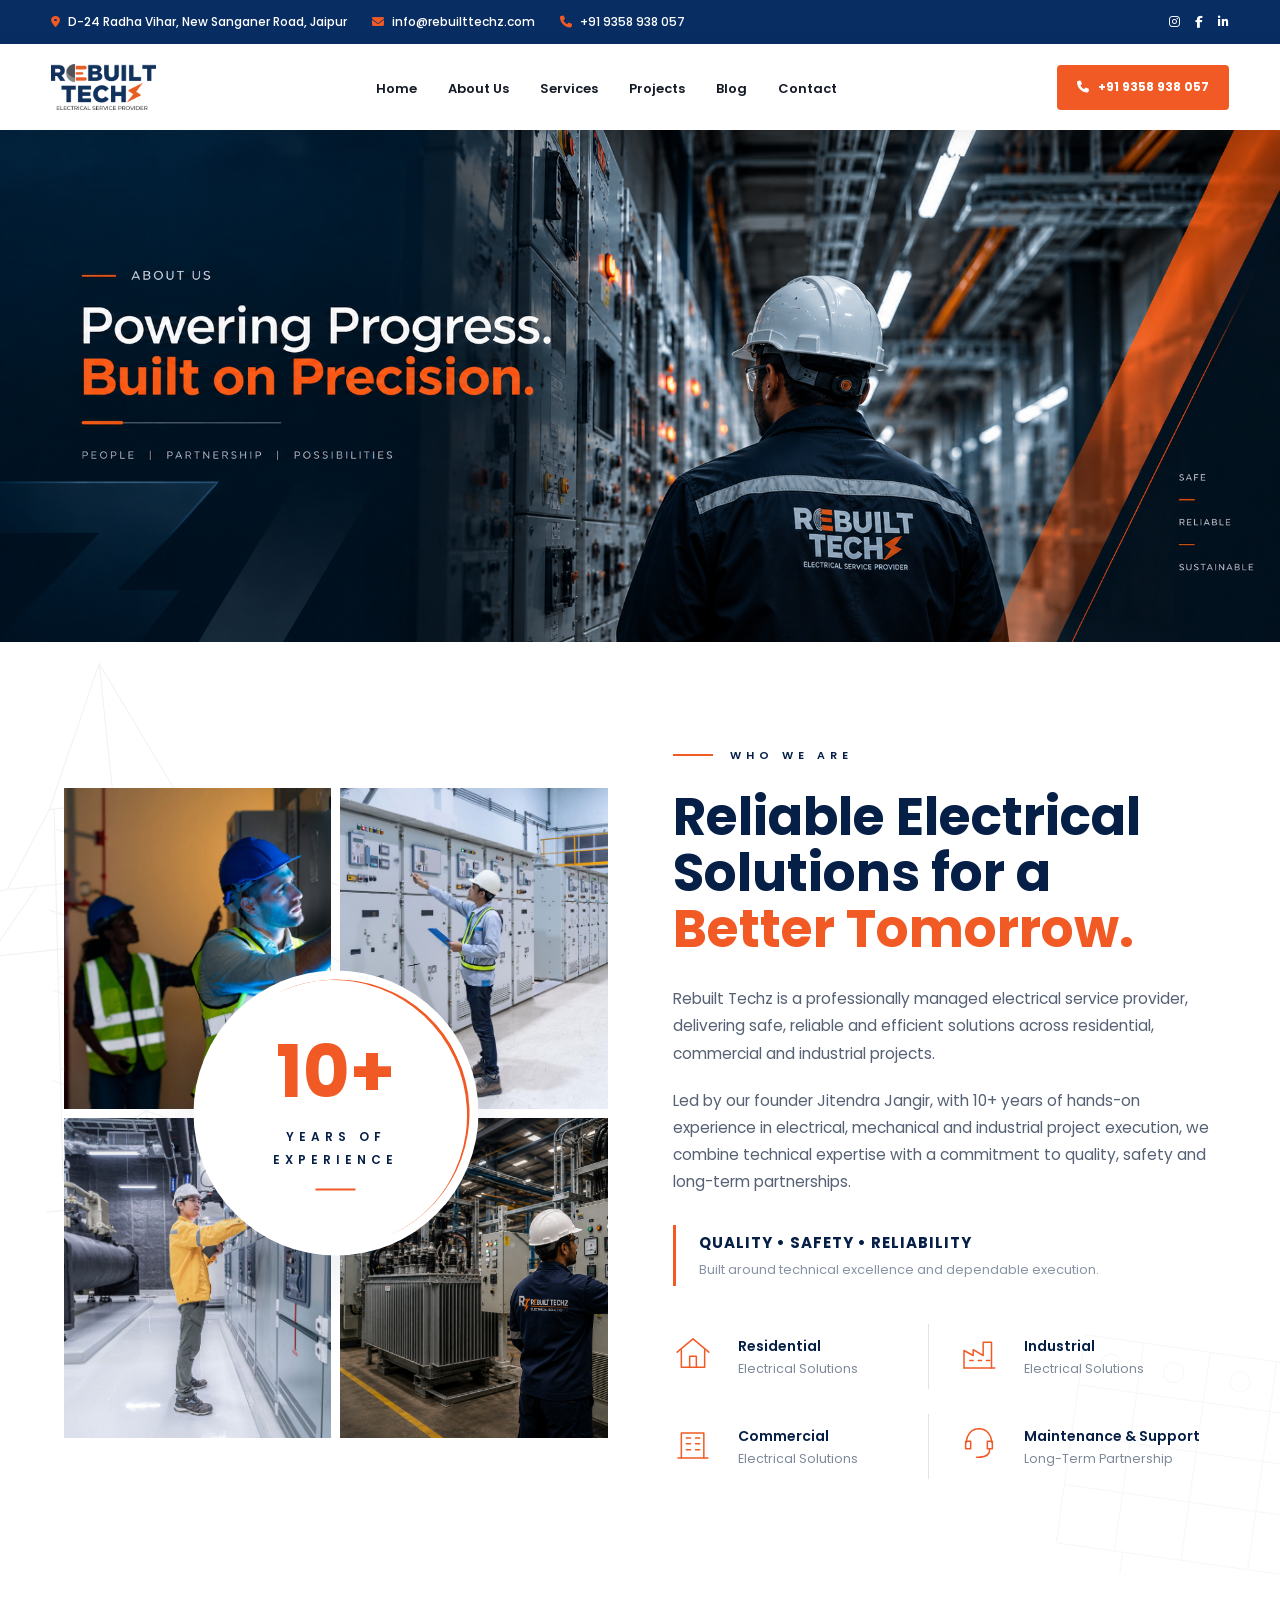
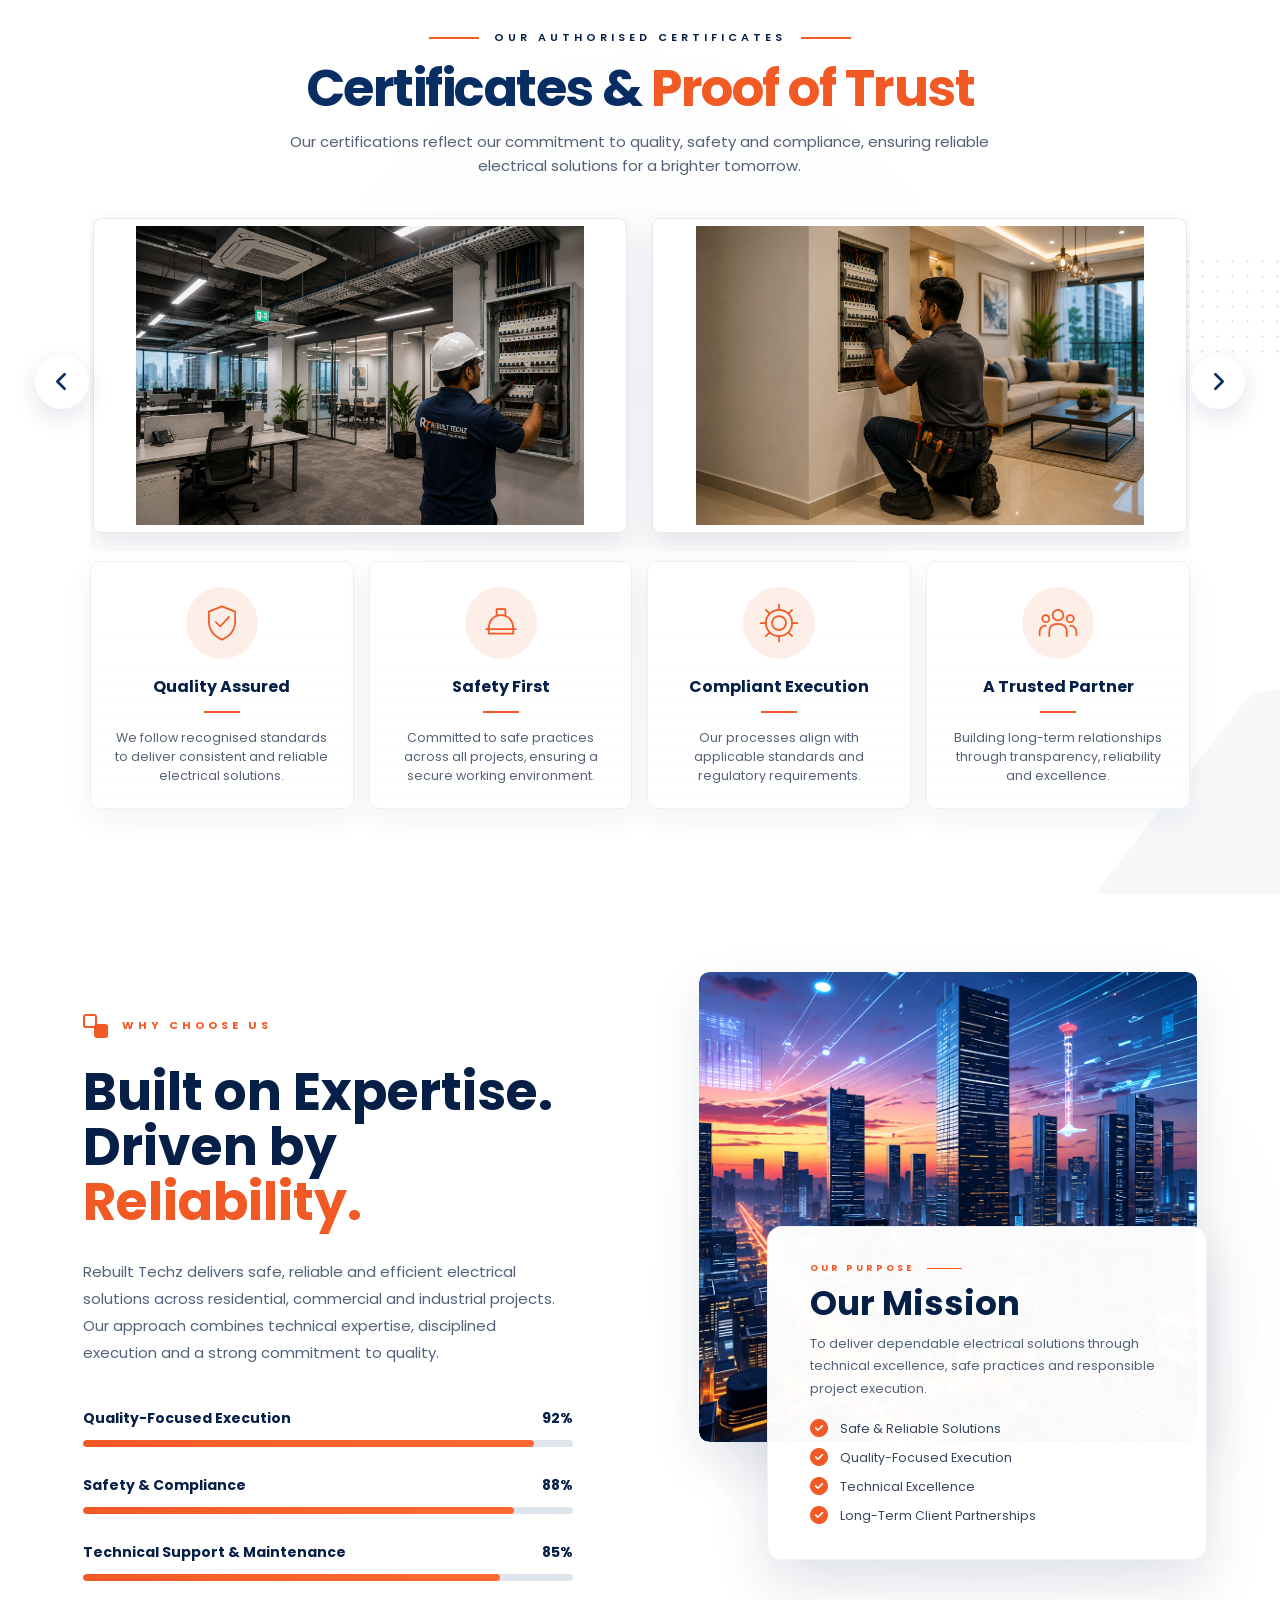
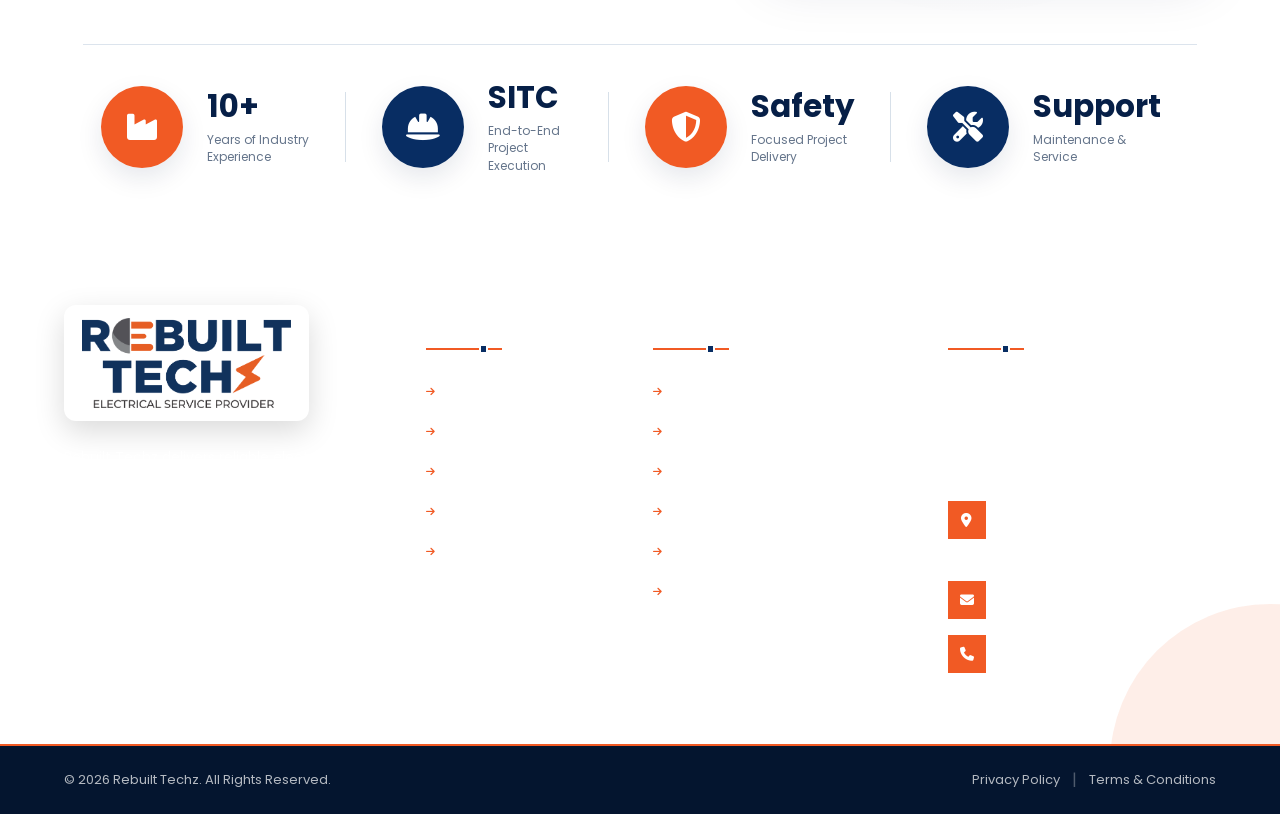
<file: about.html>
<!DOCTYPE html>
<html lang="en">
<head>
    <meta charset="UTF-8">
    <meta name="viewport" content="width=device-width, initial-scale=1.0">
    <title>Document</title>
    <link rel="stylesheet" href="about.css">
     <link
      rel="stylesheet"
      href="https://cdnjs.cloudflare.com/ajax/libs/font-awesome/6.5.2/css/all.min.css" />
         <!-- Google Font -->
    <link rel="preconnect" href="https://fonts.googleapis.com">
    <link rel="preconnect" href="https://fonts.gstatic.com" crossorigin>
    <link
      href="https://fonts.googleapis.com/css2?family=Montserrat:wght@400;500;600;700;800&display=swap"
      rel="stylesheet">

    <link rel="preconnect" href="https://fonts.googleapis.com">
    <link rel="preconnect" href="https://fonts.gstatic.com" crossorigin>

    <link
      href="https://fonts.googleapis.com/css2?family=Poppins:wght@400;500;600;700;800&display=swap"
      rel="stylesheet">
</head>
<body> 
    
    <!-- TOP BAR -->
    <div class="top-bar">
      <div class="top-bar-inner">

        <div class="top-info">

          <div class="top-item">
            <i class="fa-solid fa-location-dot"></i>
            <span>D-24 Radha Vihar, New Sanganer Road, Jaipur</span>
          </div>

          <div class="top-item">
            <i class="fa-solid fa-envelope"></i>
            <span>info@rebuilttechz.com</span>
          </div>

          <div class="top-item">
            <i class="fa-solid fa-phone"></i>
            <span>+91 9358 938 057</span>
          </div>

        </div>

        <div class="top-social">
          <a href="#"><i class="fa-brands fa-instagram"></i></a>
          <a href="#"><i class="fa-brands fa-facebook-f"></i></a>
          <a href="#"><i class="fa-brands fa-linkedin-in"></i></a>
        </div>

      </div>
    </div>

    <!-- NAVBAR -->
    <header class="navbar">

      <div class="nav-inner">

        <a href="#" class="logo">
          <!-- replace with your actual logo -->
          <img src="image/Rebuilt Techz Logo.png" alt="Rebuilt Techz">
        </a>

        <ul class="nav-links" id="navLinks">

          <li><a href="index.html">Home</a></li>
          <li><a href="about.html">About Us</a></li>
          <li><a href="services.html">Services</a></li>
          <li><a href="projects.html">Projects</a></li>
          <li><a href="blog.html">Blog</a></li>
          <li><a href="contactUs.html">Contact</a></li>

        </ul>

        <a href="tel:+919358938057" class="nav-call">
          <i class="fa-solid fa-phone"></i>
          +91 9358 938 057
        </a>

        <button class="menu-toggle" id="menuToggle">
          <i class="fa-solid fa-bars"></i>
        </button>

      </div>

    </header>
  <section class="about-reference-hero">
    <img
        src="image/about-hero.png"
        alt="Rebuilt Techz About Us"
        class="about-reference-img"
    >
</section>


<!-- =========================================================
     REBUILT TECHZ - WHO WE ARE SECTION
========================================================= -->

<section class="rt-about">

    <!-- ==========================================
         LIGHT TECHNICAL BACKGROUND - TOWER
    =========================================== -->
    <div class="rt-watermark rt-watermark-left" aria-hidden="true">

        <svg viewBox="0 0 420 650"
             xmlns="http://www.w3.org/2000/svg"
             fill="none"
             stroke="currentColor">

            <!-- Transmission Tower -->
            <path d="M210 30 L145 170 L275 170 Z"/>
            <path d="M210 30 L210 540"/>

            <path d="M145 170 L95 245"/>
            <path d="M275 170 L325 245"/>

            <path d="M95 245 H325"/>

            <path d="M125 245 L70 310"/>
            <path d="M295 245 L350 310"/>

            <path d="M70 310 H350"/>

            <path d="M150 170 L120 540"/>
            <path d="M270 170 L300 540"/>

            <!-- Internal Cross Members -->
            <path d="M150 190 L270 250"/>
            <path d="M270 190 L150 250"/>

            <path d="M135 270 L285 340"/>
            <path d="M285 270 L135 340"/>

            <path d="M130 350 L290 430"/>
            <path d="M290 350 L130 430"/>

            <path d="M120 440 L300 520"/>
            <path d="M300 440 L120 520"/>

            <!-- Base -->
            <path d="M120 540 H300"/>
            <path d="M100 570 H320"/>

            <!-- Power Lines -->
            <path d="M70 310 C15 330 5 360 -30 370"/>
            <path d="M350 310 C405 330 415 360 450 370"/>

            <path d="M95 245 C35 250 5 275 -30 285"/>
            <path d="M325 245 C385 250 415 275 450 285"/>

        </svg>

    </div>


    <!-- SECOND LIGHT TECHNICAL DRAWING -->
    <div class="rt-watermark rt-watermark-right" aria-hidden="true">

        <svg viewBox="0 0 500 500"
             xmlns="http://www.w3.org/2000/svg"
             fill="none"
             stroke="currentColor">

            <rect x="70" y="120" width="350" height="250"/>

            <path d="M70 180 H420"/>
            <path d="M70 240 H420"/>
            <path d="M70 300 H420"/>

            <path d="M140 120 V370"/>
            <path d="M220 120 V370"/>
            <path d="M300 120 V370"/>
            <path d="M370 120 V370"/>

            <circle cx="105" cy="150" r="12"/>
            <circle cx="180" cy="150" r="12"/>
            <circle cx="260" cy="150" r="12"/>
            <circle cx="335" cy="150" r="12"/>
            <circle cx="395" cy="150" r="12"/>

            <path d="M100 410 H400"/>
            <path d="M150 370 V410"/>
            <path d="M350 370 V410"/>

        </svg>

    </div>


    <div class="rt-about-container">

        <!-- ==========================================
             LEFT COLLAGE
        =========================================== -->
        <div class="rt-visual">

            <!-- <div class="rt-side-label">
                <span>PEOPLE</span>
                <span>POWER</span>
                <span>PROGRESS</span>
                <i></i>
            </div> -->


            <div class="rt-collage">

                <div class="rt-photo photo-one">
                    <img
                        src="image/ab-1.jpg"
                        alt="Electrical cable installation"
                    >
                </div>


                <div class="rt-photo photo-two">
                    <img
                        src="image/ab-2.jpg"
                        alt="Electrical control panel"
                    >
                </div>


                <div class="rt-photo photo-three">
                    <img
                        src="image/ab-3.jpg"
                        alt="Commercial electrical installation"
                    >
                </div>


                <div class="rt-photo photo-four">
                    <img
                        src="image/industrial.png"
                        alt="Electrical engineering planning"
                    >
                </div>


                <!-- EXPERIENCE CIRCLE -->
                <div class="rt-experience">

                    <div class="rt-experience-content">

                        <strong>10+</strong>

                        <span>
                            YEARS OF<br>
                            EXPERIENCE
                        </span>

                        <i></i>

                    </div>

                </div>


                <!-- ORANGE FLOATING CARD -->
                <!-- <div class="rt-orange-card">

                    <span>POWERING</span>
                    <span>SPACES</span>
                    <span>ENABLING</span>
                    <span>PEOPLE</span>

                    <i></i>

                </div> -->

            </div>

        </div>


        <!-- ==========================================
             RIGHT CONTENT
        =========================================== -->
        <div class="rt-content">

            <div class="rt-small-title">

                <i></i>

                <span>WHO WE ARE</span>

            </div>


            <h2>
                Reliable Electrical<br>
                Solutions for a<br>
                <span>Better Tomorrow.</span>
            </h2>


            <p>
                Rebuilt Techz is a professionally managed electrical
                service provider, delivering safe, reliable and efficient
                solutions across residential, commercial and industrial
                projects.
            </p>


            <p>
                Led by our founder Jitendra Jangir, with 10+ years of
                hands-on experience in electrical, mechanical and industrial
                project execution, we combine technical expertise with a
                commitment to quality, safety and long-term partnerships.
            </p>


            <!-- QUALITY BLOCK -->
            <div class="rt-quality">

                <strong>
                    QUALITY • SAFETY • RELIABILITY
                </strong>

                <span>
                    Built around technical excellence and dependable execution.
                </span>

            </div>


            <!-- SERVICES -->
            <div class="rt-services">

                <!-- Residential -->
                <div class="rt-service">

                    <div class="rt-icon">

                        <svg viewBox="0 0 48 48">
                            <path d="M5 23L24 7L43 23"/>
                            <path d="M10 20V41H38V20"/>
                            <path d="M20 41V28H28V41"/>
                        </svg>

                    </div>

                    <div>
                        <strong>Residential</strong>
                        <span>Electrical Solutions</span>
                    </div>

                </div>


                <!-- Industrial -->
                <div class="rt-service">

                    <div class="rt-icon">

                        <svg viewBox="0 0 48 48">
                            <path d="M6 42V21L17 27V20L29 27V11H39V42"/>
                            <path d="M6 42H43"/>
                            <path d="M13 33H17"/>
                            <path d="M23 33H27"/>
                            <path d="M33 33H37"/>
                        </svg>

                    </div>

                    <div>
                        <strong>Industrial</strong>
                        <span>Electrical Solutions</span>
                    </div>

                </div>


                <!-- Commercial -->
                <div class="rt-service">

                    <div class="rt-icon">

                        <svg viewBox="0 0 48 48">
                            <path d="M10 42V12H37V42"/>
                            <path d="M6 42H42"/>
                            <path d="M16 18H21"/>
                            <path d="M27 18H32"/>
                            <path d="M16 25H21"/>
                            <path d="M27 25H32"/>
                            <path d="M16 32H21"/>
                            <path d="M27 32H32"/>
                        </svg>

                    </div>

                    <div>
                        <strong>Commercial</strong>
                        <span>Electrical Solutions</span>
                    </div>

                </div>


                <!-- Maintenance -->
                <div class="rt-service">

                    <div class="rt-icon">

                        <svg viewBox="0 0 48 48">
                            <path d="M24 7C15 7 9 14 9 23"/>
                            <path d="M39 23C39 14 33 7 24 7"/>
                            <path d="M8 22H14V31H8Z"/>
                            <path d="M34 22H40V31H34Z"/>
                            <path d="M37 31C37 38 32 41 25 41"/>
                            <path d="M21 41H27"/>
                        </svg>

                    </div>

                    <div>
                        <strong>Maintenance & Support</strong>
                        <span>Long-Term Partnership</span>
                    </div>

                </div>

            </div>

        </div>

    </div>


    <!-- RIGHT SIDE DECORATIVE BRAND -->
    <!-- <div class="rt-right-brand">

        <span>REBUILT TECHZ</span>

        <i></i>

        <small>
            SAFE<br>
            RELIABLE<br>
            SUSTAINABLE
        </small>

    </div> -->

</section>

<section class="cert-section" id="certificates">

    <!-- Background Tower -->
    <!-- <svg class="cert-tower" viewBox="0 0 420 700"
         fill="none" xmlns="http://www.w3.org/2000/svg"
         aria-hidden="true">
        <g stroke="currentColor" stroke-width="1.25">
            <path d="M210 25L145 170H275L210 25Z"/>
            <path d="M210 25V600"/>

            <path d="M145 170L95 240H325L275 170"/>
            <path d="M95 240L55 315H365L325 240"/>

            <path d="M145 170L125 600"/>
            <path d="M275 170L295 600"/>

            <path d="M145 190L275 245"/>
            <path d="M275 190L145 245"/>

            <path d="M125 270L295 345"/>
            <path d="M295 270L125 345"/>

            <path d="M125 365L295 445"/>
            <path d="M295 365L125 445"/>

            <path d="M125 465L295 550"/>
            <path d="M295 465L125 550"/>

            <path d="M105 600H315"/>

            <path d="M55 315C5 325 -25 350 -65 370"/>
            <path d="M365 315C415 325 445 350 485 370"/>

            <path d="M95 240C45 245 10 270 -35 285"/>
            <path d="M325 240C375 245 410 270 455 285"/>
        </g>
    </svg> -->


    <!-- Decorative dots -->
    <div class="cert-dots cert-dots-right"></div>


    <!-- Top right decorative copy -->
    <!-- <div class="cert-side-copy">
        <span>ENGINEERING</span>
        <span>RELIABLE</span>
        <span>CONNECTIONS</span>
        <span>FOR A BRIGHTER</span>
        <span>TOMORROW.</span>
        <i></i>
    </div> -->


    <!-- ================= MAIN CONTAINER ================= -->

    <div class="cert-container">

        <!-- Heading -->
        <header class="cert-header">

            <div class="cert-eyebrow">
                <i></i>
                <span>OUR AUTHORISED CERTIFICATES</span>
                <i></i>
            </div>

            <h2>
                Certificates &amp;
                <span>Proof of Trust</span>
            </h2>

            <p>
                Our certifications reflect our commitment to quality,
                safety and compliance, ensuring reliable electrical
                solutions for a brighter tomorrow.
            </p>

        </header>


        <!-- =================================================
             CERTIFICATE SLIDER
        ================================================== -->

        <div class="cert-slider-wrapper">

            <button class="cert-arrow cert-prev"
                    type="button"
                    aria-label="Previous certificates">

                <svg viewBox="0 0 24 24">
                    <path d="M15 5L8 12L15 19"/>
                </svg>

            </button>


            <div class="cert-slider" id="certificateSlider">

                <!-- CERTIFICATE 1 -->
                <article class="certificate-card">

                    <img
                        src="image/commercial.png"
                        alt="Rebuilt Techz Udyam Registration Certificate"
                    >

                </article>


                <!-- CERTIFICATE 2 -->
                <article class="certificate-card">

                    <img
                        src="image/residencial.png"
                        alt="Rebuilt Techz ISO Certificate"
                    >

                </article>


                <!-- Add more certificates like this -->

                <article class="certificate-card">

                    <img
                        src="image/industrial.png"
                        alt="Rebuilt Techz Certificate"
                    >

                </article>

            </div>


            <button class="cert-arrow cert-next"
                    type="button"
                    aria-label="Next certificates">

                <svg viewBox="0 0 24 24">
                    <path d="M9 5L16 12L9 19"/>
                </svg>

            </button>

        </div>


        <!-- =================================================
             TRUST CARDS
        ================================================== -->

        <div class="trust-grid">

            <!-- QUALITY -->
            <article class="trust-card">

                <div class="trust-icon">

                    <svg viewBox="0 0 48 48">
                        <path d="M24 5L39 11V22C39 32 33 39 24 43C15 39 9 32 9 22V11L24 5Z"/>
                        <path d="M17 23L22 28L32 17"/>
                    </svg>

                </div>

                <h3>Quality Assured</h3>

                <i class="trust-line"></i>

                <p>
                    We follow recognised standards to deliver consistent
                    and reliable electrical solutions.
                </p>

            </article>


            <!-- SAFETY -->
            <article class="trust-card">

                <div class="trust-icon">

                    <svg viewBox="0 0 48 48">
                        <path d="M10 31C10 22 15 15 24 15C33 15 38 22 38 31"/>
                        <path d="M7 31H41"/>
                        <path d="M10 31V36H38V31"/>
                        <path d="M19 15V8H24"/>
                        <path d="M29 15V8H24"/>
                    </svg>

                </div>

                <h3>Safety First</h3>

                <i class="trust-line"></i>

                <p>
                    Committed to safe practices across all projects,
                    ensuring a secure working environment.
                </p>

            </article>


            <!-- COMPLIANCE -->
            <article class="trust-card">

                <div class="trust-icon">

                    <svg viewBox="0 0 48 48">
                        <circle cx="24" cy="24" r="8"/>
                        <circle cx="24" cy="24" r="15"/>
                        <path d="M24 3V9"/>
                        <path d="M24 39V45"/>
                        <path d="M3 24H9"/>
                        <path d="M39 24H45"/>
                        <path d="M9 9L13 13"/>
                        <path d="M35 35L39 39"/>
                        <path d="M39 9L35 13"/>
                        <path d="M13 35L9 39"/>
                    </svg>

                </div>

                <h3>Compliant Execution</h3>

                <i class="trust-line"></i>

                <p>
                    Our processes align with applicable standards and
                    regulatory requirements.
                </p>

            </article>


            <!-- PARTNER -->
            <article class="trust-card">

                <div class="trust-icon">

                    <svg viewBox="0 0 48 48">
                        <circle cx="24" cy="15" r="6"/>
                        <circle cx="10" cy="19" r="4"/>
                        <circle cx="38" cy="19" r="4"/>

                        <path d="M14 39V34C14 28 18 25 24 25C30 25 34 28 34 34V39"/>
                        <path d="M3 38V34C3 30 6 27 10 27"/>
                        <path d="M45 38V34C45 30 42 27 38 27"/>
                    </svg>

                </div>

                <h3>A Trusted Partner</h3>

                <i class="trust-line"></i>

                <p>
                    Building long-term relationships through transparency,
                    reliability and excellence.
                </p>

            </article>

        </div>

    </div>


    <!-- Bottom-left navy decoration -->
    <!-- <div class="cert-navy-shape">

        <div class="cert-orange-stripes">
            <span></span>
            <span></span>
        </div> -->

        <!-- <div class="cert-navy-copy">
            POWERING<br>
            PROGRESS<br>
            TOGETHER.
            <i></i>
        </div> -->

    </div>


    <!-- Bottom-right subtle shape -->
    <div class="cert-bottom-shape"></div>

</section>

<section class="rt-why-v2" id="why-us">

  <div class="rt-why-inner">

    <div class="rt-why-main">

      <div class="rt-why-copy">

        <div class="rt-kicker">
          <span class="rt-kicker-icon">
            <i></i>
            <i></i>
          </span>
          <span>WHY CHOOSE US</span>
        </div>

        <h2>
          Built on Expertise.<br>
          Driven by <span>Reliability.</span>
        </h2>

        <p class="rt-lead">
          Rebuilt Techz delivers safe, reliable and efficient electrical
          solutions across residential, commercial and industrial projects.
          Our approach combines technical expertise, disciplined execution
          and a strong commitment to quality.
        </p>

        <div class="rt-bars">

          <div class="rt-bar-item">
            <div class="rt-bar-head">
              <strong>Quality-Focused Execution</strong>
              <b>92%</b>
            </div>

            <div class="rt-bar-track">
              <span data-progress="92"></span>
            </div>
          </div>

          <div class="rt-bar-item">
            <div class="rt-bar-head">
              <strong>Safety &amp; Compliance</strong>
              <b>88%</b>
            </div>

            <div class="rt-bar-track">
              <span data-progress="88"></span>
            </div>
          </div>

          <div class="rt-bar-item">
            <div class="rt-bar-head">
              <strong>Technical Support &amp; Maintenance</strong>
              <b>85%</b>
            </div>

            <div class="rt-bar-track">
              <span data-progress="85"></span>
            </div>
          </div>

        </div>
      </div>


      <div class="rt-why-visual">

        <div class="rt-photo-frame">
          <img
            src="image/Lighting-Solutions.png"
            alt="Rebuilt Techz electrical solutions"
          >
        </div>

        <div class="rt-mission">

          <div class="rt-mission-label">
            <span>OUR PURPOSE</span>
            <i></i>
          </div>

          <h3>Our Mission</h3>

          <p>
            To deliver dependable electrical solutions through technical
            excellence, safe practices and responsible project execution.
          </p>

          <ul>
            <li>
              <i class="fa-solid fa-circle-check"></i>
              <span>Safe &amp; Reliable Solutions</span>
            </li>

            <li>
              <i class="fa-solid fa-circle-check"></i>
              <span>Quality-Focused Execution</span>
            </li>

            <li>
              <i class="fa-solid fa-circle-check"></i>
              <span>Technical Excellence</span>
            </li>

            <li>
              <i class="fa-solid fa-circle-check"></i>
              <span>Long-Term Client Partnerships</span>
            </li>
          </ul>

        </div>
      </div>

    </div>


    <div class="rt-feature-row">

      <article class="rt-feature">

        <div class="rt-feature-icon orange">
          <i class="fa-solid fa-industry"></i>
        </div>

        <div>
          <strong>10+</strong>
          <p>Years of Industry Experience</p>
        </div>

      </article>


      <article class="rt-feature">

        <div class="rt-feature-icon blue">
          <i class="fa-solid fa-helmet-safety"></i>
        </div>

        <div>
          <strong>SITC</strong>
          <p>End-to-End Project Execution</p>
        </div>

      </article>


      <article class="rt-feature">

        <div class="rt-feature-icon orange">
          <i class="fa-solid fa-shield-halved"></i>
        </div>

        <div>
          <strong>Safety</strong>
          <p>Focused Project Delivery</p>
        </div>

      </article>


      <article class="rt-feature">

        <div class="rt-feature-icon blue">
          <i class="fa-solid fa-screwdriver-wrench"></i>
        </div>

        <div>
          <strong>Support</strong>
          <p>Maintenance &amp; Service</p>
        </div>

      </article>

    </div>

  </div>

</section>

 <footer class="rebuilt-footer">

      <div class="rebuilt-footer-main">
        <div class="rebuilt-footer-container">

          <!-- =========================
           BRAND
      ========================== -->
          <div class="rebuilt-footer-brand">

            <a href="index.html" class="rebuilt-footer-logo">
              <img src="image/Rebuilt Techz Logo.png" alt="Rebuilt Techz">
            </a>

            <p>
              Rebuilt Techz delivers reliable electrical solutions
              across residential, commercial and industrial sectors,
              with a focus on safety, quality and efficient execution.
            </p>

            <div class="rebuilt-socials">

              <a href="#" aria-label="Facebook">
                <i class="fa-brands fa-facebook-f"></i>
              </a>

              <a href="#" aria-label="Instagram">
                <i class="fa-brands fa-instagram"></i>
              </a>

              <a href="#" aria-label="LinkedIn">
                <i class="fa-brands fa-linkedin-in"></i>
              </a>

              <a href="#" aria-label="YouTube">
                <i class="fa-brands fa-youtube"></i>
              </a>

            </div>

          </div>

          <!-- =========================
           QUICK LINKS
      ========================== -->
          <div class="rebuilt-footer-col">

            <h3>Quick Links</h3>
            <div class="rebuilt-heading-line"></div>

            <ul>
              <li>
                <a href="index.html">
                  <i class="fa-solid fa-arrow-right"></i>
                  Home
                </a>
              </li>

              <li>
                <a href="about.html">
                  <i class="fa-solid fa-arrow-right"></i>
                  About Us
                </a>
              </li>

              <li>
                <a href="services.html">
                  <i class="fa-solid fa-arrow-right"></i>
                  Services
                </a>
              </li>

              <li>
                <a href="projects.html">
                  <i class="fa-solid fa-arrow-right"></i>
                  Projects
                </a>
              </li>

              <li>
                <a href="contact.html">
                  <i class="fa-solid fa-arrow-right"></i>
                  Contact Us
                </a>
              </li>
            </ul>

          </div>

          <!-- =========================
           SERVICES
      ========================== -->
          <div class="rebuilt-footer-col">

            <h3>Our Services</h3>
            <div class="rebuilt-heading-line"></div>

            <ul>
              <li>
                <a href="services.html">
                  <i class="fa-solid fa-arrow-right"></i>
                  Electrical Panels
                </a>
              </li>

              <li>
                <a href="services.html">
                  <i class="fa-solid fa-arrow-right"></i>
                  Electrical Infrastructure
                </a>
              </li>

              <li>
                <a href="services.html">
                  <i class="fa-solid fa-arrow-right"></i>
                  Earthing & Protection
                </a>
              </li>

              <li>
                <a href="services.html">
                  <i class="fa-solid fa-arrow-right"></i>
                  Lighting Solutions
                </a>
              </li>

              <li>
                <a href="services.html">
                  <i class="fa-solid fa-arrow-right"></i>
                  Power Systems
                </a>
              </li>

              <li>
                <a href="services.html">
                  <i class="fa-solid fa-arrow-right"></i>
                  Solar Systems
                </a>
              </li>
            </ul>

          </div>

          <!-- =========================
           CONTACT
      ========================== -->
          <div class="rebuilt-footer-col rebuilt-contact">

            <h3>Get In Touch!</h3>
            <div class="rebuilt-heading-line"></div>

            <p class="rebuilt-contact-intro">
              Have an electrical requirement or upcoming project?
              Connect with our team.
            </p>

            <div class="rebuilt-contact-row">

              <span class="rebuilt-contact-icon">
                <i class="fa-solid fa-location-dot"></i>
              </span>

              <span>
                Nandani Apartment IV, D-24, Radha Vihar, Vishwa Nagar, Shiva
                Colony, Govindpuri, Jaipur, Rajasthan 302019
              </span>

            </div>

            <div class="rebuilt-contact-row">

              <span class="rebuilt-contact-icon">
                <i class="fa-solid fa-envelope"></i>
              </span>

              <a href="mailto:info@rebuilttechz.com">
                info@rebuilttechz.com
              </a>

            </div>

            <div class="rebuilt-contact-row">

              <span class="rebuilt-contact-icon">
                <i class="fa-solid fa-phone"></i>
              </span>

              <a href="tel:+919358938057">
                +91 93589 38057
              </a>

            </div>

          </div>

        </div>
      </div>

      <!-- =========================
       BOTTOM
  ========================== -->
      <div class="rebuilt-footer-bottom">

        <div class="rebuilt-footer-bottom-inner">

          <p>
            © 2026 Rebuilt Techz. All Rights Reserved.
          </p>

          <div>
            <a href="#">Privacy Policy</a>
            <span>|</span>
            <a href="#">Terms & Conditions</a>
          </div>

        </div>

      </div>

    </footer>

<script>
  window.addEventListener("load", () => {
    document.querySelector(".about-hero").classList.add("loaded");
  });
</script>

<script>

document.addEventListener("DOMContentLoaded", () => {

    /* =========================================
       CERTIFICATE SLIDER
    ========================================= */

    const slider =
        document.querySelector("#certificateSlider");

    const prevButton =
        document.querySelector(".cert-prev");

    const nextButton =
        document.querySelector(".cert-next");


    if (slider && prevButton && nextButton) {

        const getScrollAmount = () => {

            const card =
                slider.querySelector(".certificate-card");

            if (!card) return 0;

            const gap = 25;

            return card.offsetWidth + gap;

        };


        nextButton.addEventListener("click", () => {

            slider.scrollBy({
                left: getScrollAmount(),
                behavior: "smooth"
            });

        });


        prevButton.addEventListener("click", () => {

            slider.scrollBy({
                left: -getScrollAmount(),
                behavior: "smooth"
            });

        });

    }


    /* =========================================
       SCROLL REVEAL
    ========================================= */

    const section =
        document.querySelector(".cert-section");


    if (section) {

        const observer =
            new IntersectionObserver(

                entries => {

                    entries.forEach(entry => {

                        if (entry.isIntersecting) {

                            section.classList.add(
                                "cert-visible"
                            );

                            observer.unobserve(section);

                        }

                    });

                },

                {
                    threshold: 0.12
                }

            );


        observer.observe(section);

    }

});

</script>

<script>
document.addEventListener("DOMContentLoaded", function () {

  const section = document.querySelector(".rt-why-v2");

  if (!section) return;

  const observer = new IntersectionObserver(
    function (entries) {

      entries.forEach(function (entry) {

        if (!entry.isIntersecting) return;

        section.classList.add("is-visible");

        const bars =
          section.querySelectorAll(".rt-bar-track span");

        bars.forEach(function (bar, index) {

          const value =
            bar.getAttribute("data-progress");

          setTimeout(function () {
            bar.style.width = value + "%";
          }, 250 + (index * 180));

        });

        observer.unobserve(section);
      });

    },
    {
      threshold: 0.15
    }
  );

  observer.observe(section);

});
</script>
<script>
/* =========================================================
   MOBILE NAVBAR TOGGLE
========================================================= */

const menuToggle = document.querySelector(".menu-toggle");
const navLinks = document.querySelector(".nav-links");

if (menuToggle && navLinks) {

  menuToggle.addEventListener("click", () => {
    navLinks.classList.toggle("active");
  });

  navLinks.querySelectorAll("a").forEach((link) => {
    link.addEventListener("click", () => {
      navLinks.classList.remove("active");
    });
  });

}
</script>
</body>
</html>
</file>
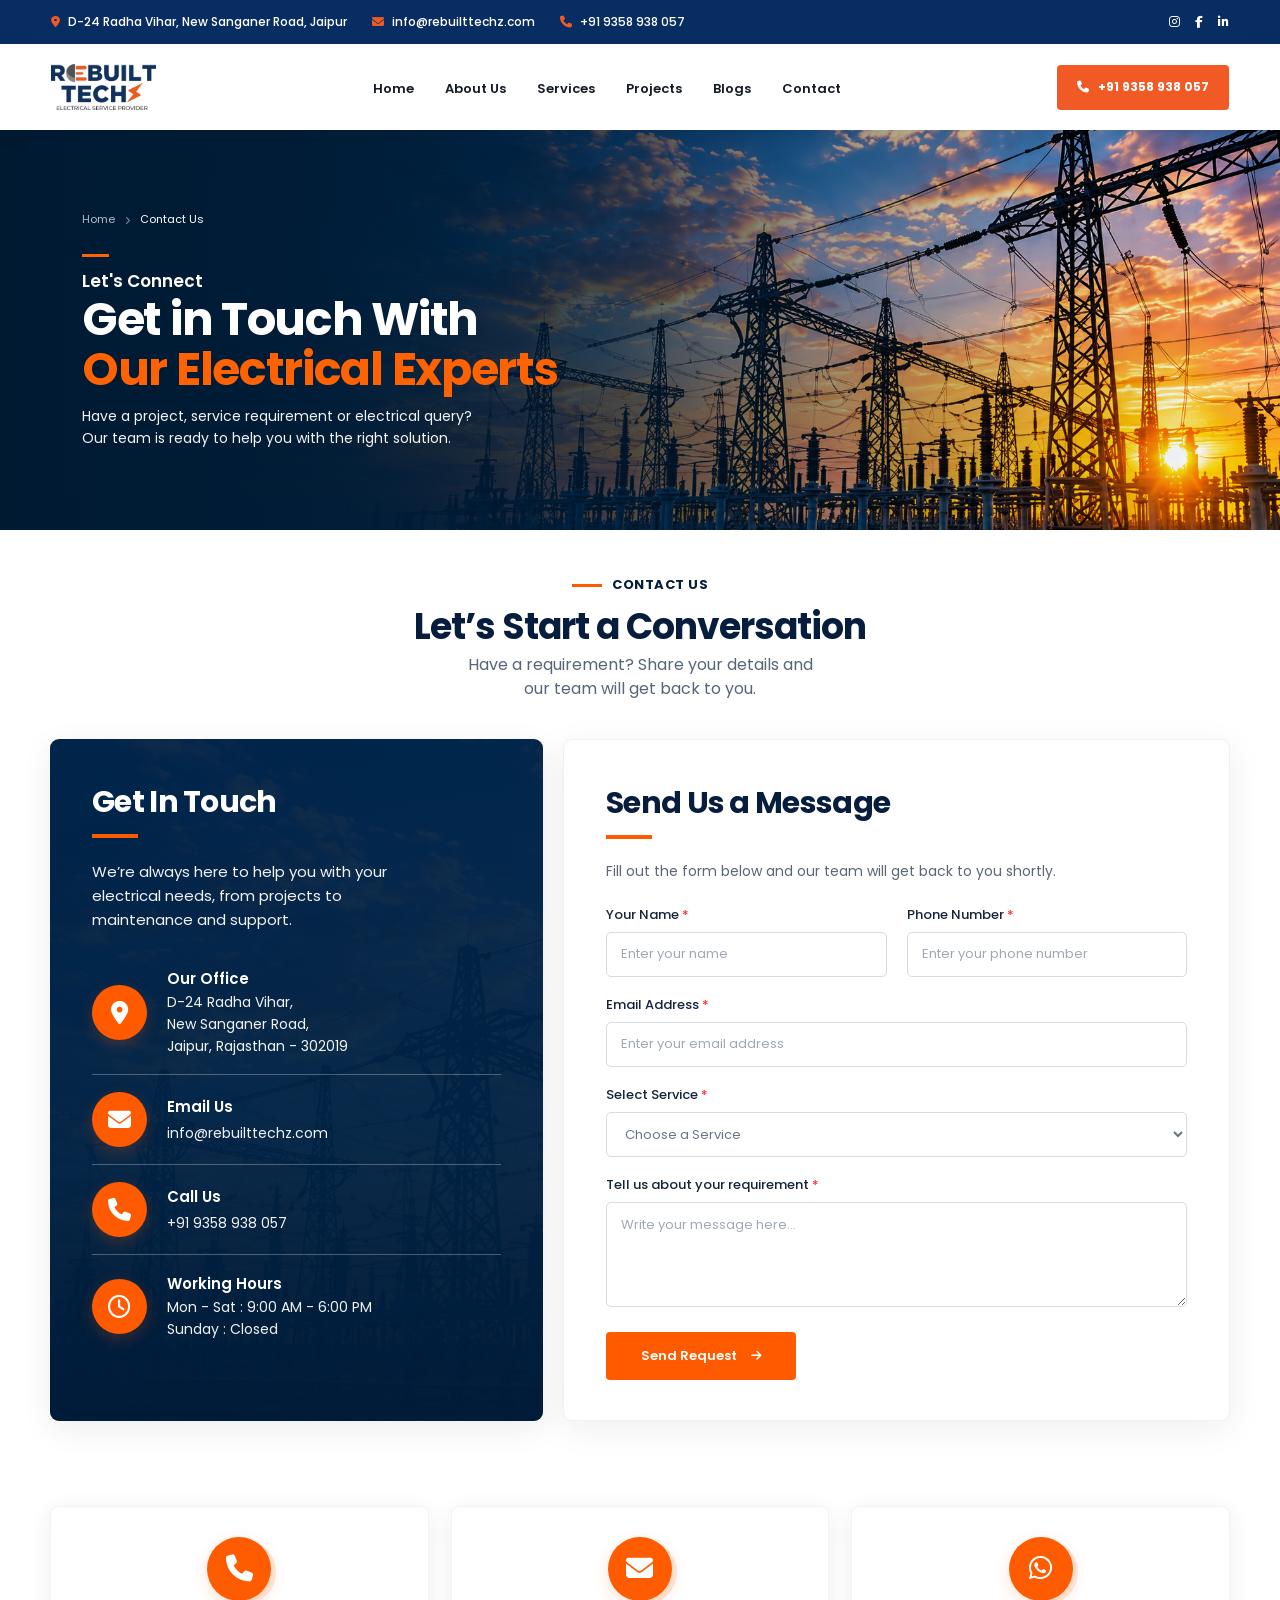
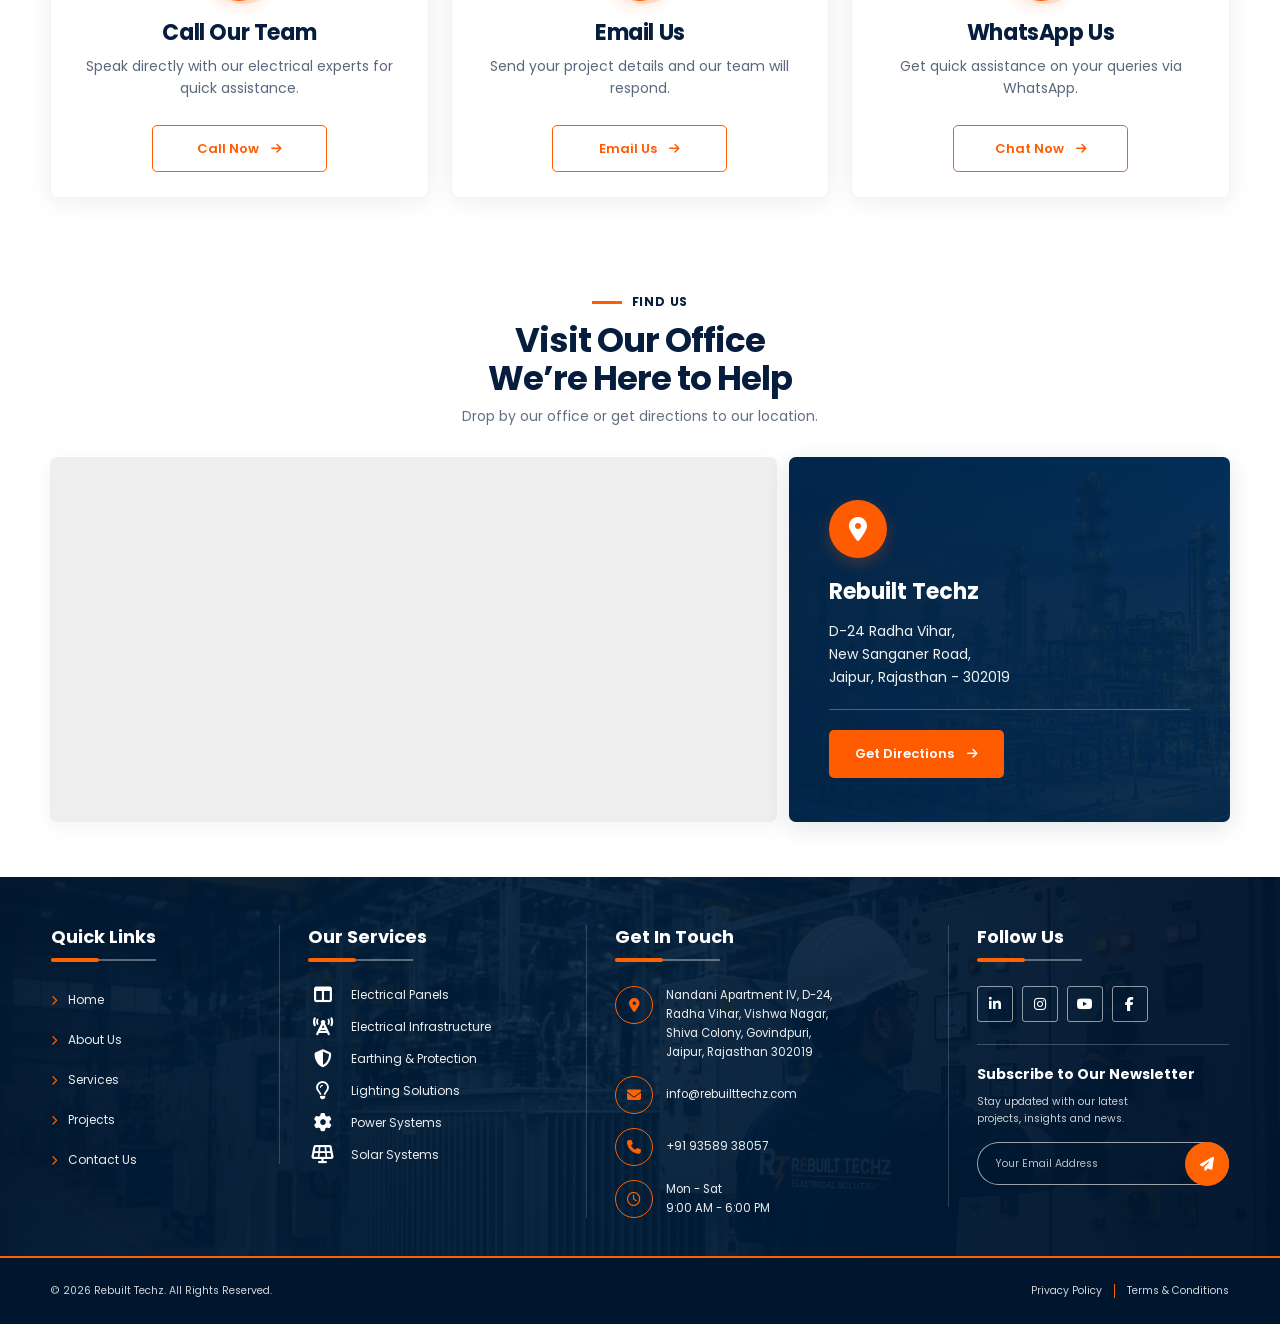
<file: contactUs.html>
<!doctype html>
<html lang="en">
<head>
  <meta charset="UTF-8" />
  <meta name="viewport" content="width=device-width, initial-scale=1.0" />

  <title>Contact Us | Electrical Experts</title>

  <!-- ==================== GOOGLE FONT ==================== -->
  <link
    href="https://fonts.googleapis.com/css2?family=Poppins:wght@400;500;600;700;800&display=swap"
    rel="stylesheet"
  />

  <!-- ==================== FONT AWESOME ==================== -->
  <link
    rel="stylesheet"
    href="https://cdnjs.cloudflare.com/ajax/libs/font-awesome/6.7.2/css/all.min.css"
  />

  <!-- ==================== CONTACT CSS ==================== -->
  <link rel="stylesheet" href="contactUs.css" />
</head>

<body>

  <!-- =====================================================
       SECTION 01: TOP BAR
  ====================================================== -->
  <div class="top-bar">
    <div class="top-bar-inner">

      <div class="top-info">

        <div class="top-item">
          <i class="fa-solid fa-location-dot"></i>
          <span>D-24 Radha Vihar, New Sanganer Road, Jaipur</span>
        </div>

        <div class="top-item">
          <i class="fa-solid fa-envelope"></i>
          <span>info@rebuilttechz.com</span>
        </div>

        <div class="top-item">
          <i class="fa-solid fa-phone"></i>
          <span>+91 9358 938 057</span>
        </div>

      </div>

      <div class="top-social">
        <a href="#" aria-label="Instagram">
          <i class="fa-brands fa-instagram"></i>
        </a>

        <a href="#" aria-label="Facebook">
          <i class="fa-brands fa-facebook-f"></i>
        </a>

        <a href="#" aria-label="LinkedIn">
          <i class="fa-brands fa-linkedin-in"></i>
        </a>
      </div>

    </div>
  </div>


  <!-- =====================================================
       SECTION 02: NAVBAR
  ====================================================== -->
  <header class="navbar">

    <div class="nav-inner">

      <!-- Logo -->
      <a href="index.html" class="logo">
        <img
          src="image/Rebuilt Techz Logo.png"
          alt="Rebuilt Techz"
        />
      </a>

      <!-- Navigation -->
      <ul class="nav-links" id="navLinks">
        <li><a href="index.html">Home</a></li>
        <li><a href="about.html">About Us</a></li>
        <li><a href="services.html">Services</a></li>
        <li><a href="projects.html">Projects</a></li>
        <li><a href="blog.html">Blogs</a></li>
        <li><a href="contactUs.html">Contact</a></li>
      </ul>

      <!-- Call Button -->
      <a href="tel:+919358938057" class="nav-call">
        <i class="fa-solid fa-phone"></i>
        +91 9358 938 057
      </a>

      <!-- Mobile Menu Button -->
      <button
        type="button"
        class="menu-toggle"
        id="menuToggle"
        aria-label="Open navigation menu"
      >
        <i class="fa-solid fa-bars"></i>
      </button>

    </div>

  </header>


  <!-- =====================================================
       SECTION 03: CONTACT HERO
  ====================================================== -->
  <section class="contact-hero">

    <div class="hero-container">

      <!-- Breadcrumb -->
      <nav class="breadcrumb">
        <a href="index.html">Home</a>

        <i class="fa-solid fa-chevron-right"></i>

        <span class="current">Contact Us</span>
      </nav>

      <!-- Hero Content -->
      <div class="hero-content">

        <div class="orange-line"></div>

        <p class="hero-subtitle">
          Let's Connect
        </p>

        <h1 class="hero-title">
          Get in Touch With
          <br />

          <span class="orange-text">
            Our Electrical Experts
          </span>
        </h1>

        <p class="hero-description">
          Have a project, service requirement or electrical query?

          <br class="desktop-break" />

          Our team is ready to help you with the right solution.
        </p>

      </div>

    </div>

  </section>


  <!-- =====================================================
       SECTION 04: CONTACT FORM / CONTACT DETAILS
  ====================================================== -->
  <section class="contact-section">

    <div class="contact-container">

      <!-- Section Heading -->
      <div class="contact-heading">

        <div class="section-label">
          <span></span>
          CONTACT US
        </div>

        <h2>Let’s Start a Conversation</h2>

        <p>
          Have a requirement? Share your details and

          <br class="desktop-break" />

          our team will get back to you.
        </p>

      </div>


      <!-- Contact Grid -->
      <div class="contact-grid">


        <!-- ================= LEFT CONTACT CARD ================= -->
        <div class="contact-info-card">

          <div class="info-content">

            <h3>Get In Touch</h3>

            <div class="title-line"></div>

            <p class="info-intro">
              We’re always here to help you with your electrical needs,
              from projects to maintenance and support.
            </p>


            <!-- Office -->
            <div class="contact-item">

              <div class="contact-icon">
                <i class="fa-solid fa-location-dot"></i>
              </div>

              <div class="contact-details">

                <h4>Our Office</h4>

                <p>
                  D-24 Radha Vihar,<br />
                  New Sanganer Road,<br />
                  Jaipur, Rajasthan - 302019
                </p>

              </div>

            </div>

            <div class="divider"></div>


            <!-- Email -->
            <div class="contact-item">

              <div class="contact-icon">
                <i class="fa-solid fa-envelope"></i>
              </div>

              <div class="contact-details">

                <h4>Email Us</h4>

                <a href="mailto:info@rebuilttechz.com">
                  info@rebuilttechz.com
                </a>

              </div>

            </div>

            <div class="divider"></div>


            <!-- Phone -->
            <div class="contact-item">

              <div class="contact-icon">
                <i class="fa-solid fa-phone"></i>
              </div>

              <div class="contact-details">

                <h4>Call Us</h4>

                <a href="tel:+919358938057">
                  +91 9358 938 057
                </a>

              </div>

            </div>

            <div class="divider"></div>


            <!-- Working Hours -->
            <div class="contact-item">

              <div class="contact-icon">
                <i class="fa-regular fa-clock"></i>
              </div>

              <div class="contact-details">

                <h4>Working Hours</h4>

                <p>
                  Mon - Sat : 9:00 AM - 6:00 PM<br />
                  Sunday : Closed
                </p>

              </div>

            </div>

          </div>

        </div>


        <!-- ================= RIGHT CONTACT FORM ================= -->
        <div class="contact-form-card">

          <h3>Send Us a Message</h3>

          <div class="title-line"></div>

          <p class="form-description">
            Fill out the form below and our team will get back to you shortly.
          </p>


          <form id="contactForm" novalidate>

            <!-- Name + Phone -->
            <div class="form-row">

              <div class="form-group">

                <label for="name">
                  Your Name
                  <span>*</span>
                </label>

                <input
                  type="text"
                  id="name"
                  name="name"
                  placeholder="Enter your name"
                />

                <small class="error-message"></small>

              </div>


              <div class="form-group">

                <label for="phone">
                  Phone Number
                  <span>*</span>
                </label>

                <input
                  type="tel"
                  id="phone"
                  name="phone"
                  placeholder="Enter your phone number"
                />

                <small class="error-message"></small>

              </div>

            </div>


            <!-- Email -->
            <div class="form-group">

              <label for="email">
                Email Address
                <span>*</span>
              </label>

              <input
                type="email"
                id="email"
                name="email"
                placeholder="Enter your email address"
              />

              <small class="error-message"></small>

            </div>


            <!-- Service -->
            <div class="form-group">

              <label for="service">
                Select Service
                <span>*</span>
              </label>

              <select id="service" name="service">

                <option value="">
                  Choose a Service
                </option>

                <option value="electrical-installation">
                  Electrical Installation
                </option>

                <option value="electrical-maintenance">
                  Electrical Maintenance
                </option>

                <option value="industrial-electrical">
                  Industrial Electrical Services
                </option>

                <option value="power-distribution">
                  Power Distribution
                </option>

                <option value="electrical-consultation">
                  Electrical Consultation
                </option>

              </select>

              <small class="error-message"></small>

            </div>


            <!-- Message -->
            <div class="form-group">

              <label for="message">
                Tell us about your requirement
                <span>*</span>
              </label>

              <textarea
                id="message"
                name="message"
                placeholder="Write your message here..."
              ></textarea>

              <small class="error-message"></small>

            </div>


            <!-- Submit -->
            <button type="submit" class="submit-btn">

              <span>Send Request</span>

              <i class="fa-solid fa-arrow-right"></i>

            </button>


            <!-- Success Message -->
            <div id="formSuccess" class="form-success">

              <i class="fa-solid fa-circle-check"></i>

              Thank you! Your request has been submitted.

            </div>

          </form>

        </div>

      </div>

    </div>

  </section>


  <!-- =====================================================
       SECTION 05: QUICK CONTACT CARDS
  ====================================================== -->
  <section class="quick-contact-section">

    <div class="quick-contact-container">


      <!-- Call -->
      <div class="quick-contact-card">

        <div class="quick-contact-icon">
          <i class="fa-solid fa-phone"></i>
        </div>

        <h3>Call Our Team</h3>

        <p>
          Speak directly with our electrical experts for quick assistance.
        </p>

        <button
          type="button"
          class="quick-contact-btn"
          id="callNowBtn"
        >
          Call Now
          <i class="fa-solid fa-arrow-right"></i>
        </button>

      </div>


      <!-- Email -->
      <div class="quick-contact-card">

        <div class="quick-contact-icon">
          <i class="fa-solid fa-envelope"></i>
        </div>

        <h3>Email Us</h3>

        <p>
          Send your project details and our team will respond.
        </p>

        <button
          type="button"
          class="quick-contact-btn"
          id="emailUsBtn"
        >
          Email Us
          <i class="fa-solid fa-arrow-right"></i>
        </button>

      </div>


      <!-- WhatsApp -->
      <div class="quick-contact-card">

        <div class="quick-contact-icon">
          <i class="fa-brands fa-whatsapp"></i>
        </div>

        <h3>WhatsApp Us</h3>

        <p>
          Get quick assistance on your queries via WhatsApp.
        </p>

        <button
          type="button"
          class="quick-contact-btn"
          id="whatsappBtn"
        >
          Chat Now
          <i class="fa-solid fa-arrow-right"></i>
        </button>

      </div>

    </div>

  </section>


  <!-- =====================================================
       SECTION 06: OFFICE LOCATION / MAP
  ====================================================== -->
  <section class="office-section">

    <div class="office-container">


      <!-- Heading -->
      <div class="office-heading">

        <div class="office-label">
          <span></span>
          FIND US
        </div>

        <h2>
          Visit Our Office
          <br />
          We’re Here to Help
        </h2>

        <p>
          Drop by our office or get directions to our location.
        </p>

      </div>


      <!-- Map + Office Card -->
      <div class="office-grid">


        <!-- Map -->
        <div class="office-map">

          <iframe
            src="https://www.google.com/maps?q=D-24%20Radha%20Vihar%20New%20Sanganer%20Road%20Jaipur%20Rajasthan%20302019&output=embed"
            loading="lazy"
            referrerpolicy="no-referrer-when-downgrade"
            allowfullscreen
            title="Rebuilt Techz Office Location"
          ></iframe>

        </div>


        <!-- Office Details -->
        <div class="office-card">

          <div class="office-card-content">

            <div class="office-location-icon">
              <i class="fa-solid fa-location-dot"></i>
            </div>

            <h3>Rebuilt Techz</h3>

            <p class="office-address">
              D-24 Radha Vihar,<br />
              New Sanganer Road,<br />
              Jaipur, Rajasthan - 302019
            </p>

            <div class="office-divider"></div>

            <button
              type="button"
              class="direction-btn"
              id="directionBtn"
            >
              Get Directions

              <i class="fa-solid fa-arrow-right"></i>
            </button>

          </div>

        </div>

      </div>

    </div>

  </section>


  <!-- =====================================================
       SECTION 07: FOOTER
  ====================================================== -->
  <footer class="footer">

    <div class="footer-overlay"></div>


    <div class="footer-container">


      <!-- ================= QUICK LINKS ================= -->
      <div class="footer-column">

        <h2 class="footer-title">Quick Links</h2>

        <div class="title-line">
          <span></span>
        </div>

        <ul class="footer-links">

          <li>
            <a href="index.html">
              <i class="fa-solid fa-chevron-right"></i>
              Home
            </a>
          </li>

          <li>
            <a href="about.html">
              <i class="fa-solid fa-chevron-right"></i>
              About Us
            </a>
          </li>

          <li>
            <a href="services.html">
              <i class="fa-solid fa-chevron-right"></i>
              Services
            </a>
          </li>

          <li>
            <a href="projects.html">
              <i class="fa-solid fa-chevron-right"></i>
              Projects
            </a>
          </li>

          <li>
            <a href="contactUs.html">
              <i class="fa-solid fa-chevron-right"></i>
              Contact Us
            </a>
          </li>

        </ul>

      </div>


      <!-- ================= OUR SERVICES ================= -->
      <div class="footer-column">

        <h2 class="footer-title">Our Services</h2>

        <div class="title-line">
          <span></span>
        </div>

        <ul class="service-list">

          <li>
            <div class="service-icon">
              <i class="fa-solid fa-table-columns"></i>
            </div>

            <a href="#">Electrical Panels</a>
          </li>


          <li>
            <div class="service-icon">
              <i class="fa-solid fa-tower-cell"></i>
            </div>

            <a href="#">Electrical Infrastructure</a>
          </li>


          <li>
            <div class="service-icon">
              <i class="fa-solid fa-shield-halved"></i>
            </div>

            <a href="#">Earthing &amp; Protection</a>
          </li>


          <li>
            <div class="service-icon">
              <i class="fa-regular fa-lightbulb"></i>
            </div>

            <a href="#">Lighting Solutions</a>
          </li>


          <li>
            <div class="service-icon">
              <i class="fa-solid fa-gear"></i>
            </div>

            <a href="#">Power Systems</a>
          </li>


          <li>
            <div class="service-icon">
              <i class="fa-solid fa-solar-panel"></i>
            </div>

            <a href="#">Solar Systems</a>
          </li>

        </ul>

      </div>


      <!-- ================= GET IN TOUCH ================= -->
      <div class="footer-column contact-column">

        <h2 class="footer-title">Get In Touch</h2>

        <div class="title-line">
          <span></span>
        </div>


        <div class="contact-list">


          <!-- Address -->
          <div class="contact-item">

            <div class="contact-icon">
              <i class="fa-solid fa-location-dot"></i>
            </div>

            <div class="contact-text">
              Nandani Apartment IV, D-24,<br />
              Radha Vihar, Vishwa Nagar,<br />
              Shiva Colony, Govindpuri,<br />
              Jaipur, Rajasthan 302019
            </div>

          </div>


          <!-- Email -->
          <div class="contact-item">

            <div class="contact-icon">
              <i class="fa-solid fa-envelope"></i>
            </div>

            <div class="contact-text">

              <a href="mailto:info@rebuilttechz.com">
                info@rebuilttechz.com
              </a>

            </div>

          </div>


          <!-- Phone -->
          <div class="contact-item">

            <div class="contact-icon">
              <i class="fa-solid fa-phone"></i>
            </div>

            <div class="contact-text">

              <a href="tel:+919358938057">
                +91 93589 38057
              </a>

            </div>

          </div>


          <!-- Working Hours -->
          <div class="contact-item">

            <div class="contact-icon">
              <i class="fa-regular fa-clock"></i>
            </div>

            <div class="contact-text">
              Mon - Sat<br />
              9:00 AM - 6:00 PM
            </div>

          </div>

        </div>

      </div>


      <!-- ================= FOLLOW US ================= -->
      <div class="footer-column follow-column">

        <h2 class="footer-title">Follow Us</h2>

        <div class="title-line">
          <span></span>
        </div>


        <!-- Social Icons -->
        <div class="social-icons">

          <a href="#" aria-label="LinkedIn">
            <i class="fa-brands fa-linkedin-in"></i>
          </a>

          <a href="#" aria-label="Instagram">
            <i class="fa-brands fa-instagram"></i>
          </a>

          <a href="#" aria-label="YouTube">
            <i class="fa-brands fa-youtube"></i>
          </a>

          <a href="#" aria-label="Facebook">
            <i class="fa-brands fa-facebook-f"></i>
          </a>

        </div>


        <!-- Newsletter -->
        <div class="newsletter">

          <h3>Subscribe to Our Newsletter</h3>

          <p>
            Stay updated with our latest<br />
            projects, insights and news.
          </p>


          <form
            id="newsletterForm"
            class="newsletter-form"
          >

            <input
              type="email"
              id="newsletterEmail"
              placeholder="Your Email Address"
              required
            />

            <button
              type="submit"
              aria-label="Subscribe"
            >
              <i class="fa-solid fa-paper-plane"></i>
            </button>

          </form>

          <div
            id="newsletterMessage"
            class="newsletter-message"
          ></div>

        </div>

      </div>

    </div>


    <!-- ================= FOOTER BOTTOM ================= -->
    <div class="footer-bottom">

      <div class="footer-bottom-inner">

        <p>
          © 2026 Rebuilt Techz. All Rights Reserved.
        </p>

        <div class="bottom-links">

          <a href="/privacy-policy">
            Privacy Policy
          </a>

          <span></span>

          <a href="/terms">
            Terms &amp; Conditions
          </a>

        </div>

      </div>

    </div>

  </footer>


  <!-- =====================================================
       SECTION 08: JAVASCRIPT
  ====================================================== -->
  <script>

    /* =====================================================
       MOBILE NAVIGATION
    ====================================================== */

    const menuToggle = document.getElementById("menuToggle");
    const navLinks = document.getElementById("navLinks");

    if (menuToggle && navLinks) {

      menuToggle.addEventListener("click", function () {

        navLinks.classList.toggle("active");

        const icon = menuToggle.querySelector("i");

        if (icon) {

          if (navLinks.classList.contains("active")) {
            icon.classList.remove("fa-bars");
            icon.classList.add("fa-xmark");
          } else {
            icon.classList.remove("fa-xmark");
            icon.classList.add("fa-bars");
          }

        }

      });


      navLinks.querySelectorAll("a").forEach(function (link) {

        link.addEventListener("click", function () {

          navLinks.classList.remove("active");

          const icon = menuToggle.querySelector("i");

          if (icon) {
            icon.classList.remove("fa-xmark");
            icon.classList.add("fa-bars");
          }

        });

      });

    }


    /* =====================================================
       CONTACT FORM
    ====================================================== */

    const contactForm = document.getElementById("contactForm");

    if (contactForm) {

      contactForm.addEventListener("submit", function (event) {

        event.preventDefault();

        let isValid = true;


        const name =
          document.getElementById("name");

        const phone =
          document.getElementById("phone");

        const email =
          document.getElementById("email");

        const service =
          document.getElementById("service");

        const message =
          document.getElementById("message");


        /* Clear Previous Errors */

        document
          .querySelectorAll("#contactForm .form-group")
          .forEach(function (group) {

            group.classList.remove("error");

            const error =
              group.querySelector(".error-message");

            if (error) {
              error.textContent = "";
            }

          });


        /* Error Function */

        function showError(element, errorMessage) {

          const group =
            element.closest(".form-group");

          if (!group) return;

          group.classList.add("error");

          const errorElement =
            group.querySelector(".error-message");

          if (errorElement) {
            errorElement.textContent = errorMessage;
          }

          isValid = false;

        }


        /* Name */

        if (name && name.value.trim() === "") {

          showError(
            name,
            "Please enter your name."
          );

        }


        /* Phone */

        const phonePattern =
          /^[0-9+\-\s]{10,15}$/;

        if (phone) {

          if (phone.value.trim() === "") {

            showError(
              phone,
              "Please enter your phone number."
            );

          } else if (
            !phonePattern.test(
              phone.value.trim()
            )
          ) {

            showError(
              phone,
              "Please enter a valid phone number."
            );

          }

        }


        /* Email */

        const emailPattern =
          /^[^\s@]+@[^\s@]+\.[^\s@]+$/;

        if (email) {

          if (email.value.trim() === "") {

            showError(
              email,
              "Please enter your email address."
            );

          } else if (
            !emailPattern.test(
              email.value.trim()
            )
          ) {

            showError(
              email,
              "Please enter a valid email address."
            );

          }

        }


        /* Service */

        if (
          service &&
          service.value === ""
        ) {

          showError(
            service,
            "Please select a service."
          );

        }


        /* Message */

        if (
          message &&
          message.value.trim() === ""
        ) {

          showError(
            message,
            "Please tell us about your requirement."
          );

        }


        /* Success */

        if (isValid) {

          const success =
            document.getElementById("formSuccess");

          if (success) {
            success.classList.add("show");
          }

          contactForm.reset();


          setTimeout(function () {

            if (success) {
              success.classList.remove("show");
            }

          }, 5000);

        }

      });


      /* Remove Error While Typing */

      document
        .querySelectorAll(
          "#contactForm input, #contactForm select, #contactForm textarea"
        )
        .forEach(function (field) {

          field.addEventListener(
            "input",
            clearFieldError
          );

          field.addEventListener(
            "change",
            clearFieldError
          );

        });


      function clearFieldError() {

        const group =
          this.closest(".form-group");

        if (!group) return;

        group.classList.remove("error");

        const error =
          group.querySelector(".error-message");

        if (error) {
          error.textContent = "";
        }

      }

    }


    /* =====================================================
       CONTACT DETAILS
    ====================================================== */

    const CONTACT_PHONE =
      "+919358938057";

    const CONTACT_EMAIL =
      "info@rebuilttechz.com";


    /* =====================================================
       CALL NOW
    ====================================================== */

    const callButton =
      document.getElementById("callNowBtn");

    if (callButton) {

      callButton.addEventListener(
        "click",
        function () {

          window.location.href =
            `tel:${CONTACT_PHONE}`;

        }
      );

    }


    /* =====================================================
       EMAIL US
    ====================================================== */

    const emailButton =
      document.getElementById("emailUsBtn");

    if (emailButton) {

      emailButton.addEventListener(
        "click",
        function () {

          const subject =
            encodeURIComponent(
              "Electrical Service Enquiry"
            );

          const body =
            encodeURIComponent(
`Hello,

I would like to know more about your electrical services.

Please contact me regarding my requirement.

Thank you.`
            );

          window.location.href =
            `mailto:${CONTACT_EMAIL}?subject=${subject}&body=${body}`;

        }
      );

    }


    /* =====================================================
       WHATSAPP
    ====================================================== */

    const whatsappButton =
      document.getElementById("whatsappBtn");

    if (whatsappButton) {

      whatsappButton.addEventListener(
        "click",
        function () {

          const message =
            encodeURIComponent(
`Hello,

I would like to know more about your electrical services.

Please help me with my requirement.`
            );

          const whatsappURL =
            `https://wa.me/${CONTACT_PHONE.replace(/\+/g, "")}?text=${message}`;

          window.open(
            whatsappURL,
            "_blank",
            "noopener,noreferrer"
          );

        }
      );

    }


    /* =====================================================
       GET DIRECTIONS
    ====================================================== */

    const directionBtn =
      document.getElementById("directionBtn");

    if (directionBtn) {

      directionBtn.addEventListener(
        "click",
        function () {

          const mapURL =
            "https://www.google.com/maps/search/?api=1&query=D-24+Radha+Vihar+New+Sanganer+Road+Jaipur+Rajasthan+302019";

          window.open(
            mapURL,
            "_blank",
            "noopener,noreferrer"
          );

        }
      );

    }


    /* =====================================================
       NEWSLETTER
    ====================================================== */

    const newsletterForm =
      document.getElementById("newsletterForm");

    const newsletterEmail =
      document.getElementById("newsletterEmail");

    const newsletterMessage =
      document.getElementById("newsletterMessage");


    if (
      newsletterForm &&
      newsletterEmail &&
      newsletterMessage
    ) {

      newsletterForm.addEventListener(
        "submit",
        function (event) {

          event.preventDefault();

          const email =
            newsletterEmail.value.trim();


          if (!email) {

            newsletterMessage.textContent =
              "Please enter your email address.";

            return;

          }


          const emailPattern =
            /^[^\s@]+@[^\s@]+\.[^\s@]+$/;


          if (!emailPattern.test(email)) {

            newsletterMessage.textContent =
              "Please enter a valid email address.";

            return;

          }


          newsletterMessage.textContent =
            "Thank you for subscribing!";

          newsletterEmail.value = "";

        }
      );

    }

  </script>


  <!-- Existing Common JavaScript -->
  <script src="index.js"></script>

</body>
</html>
</file>
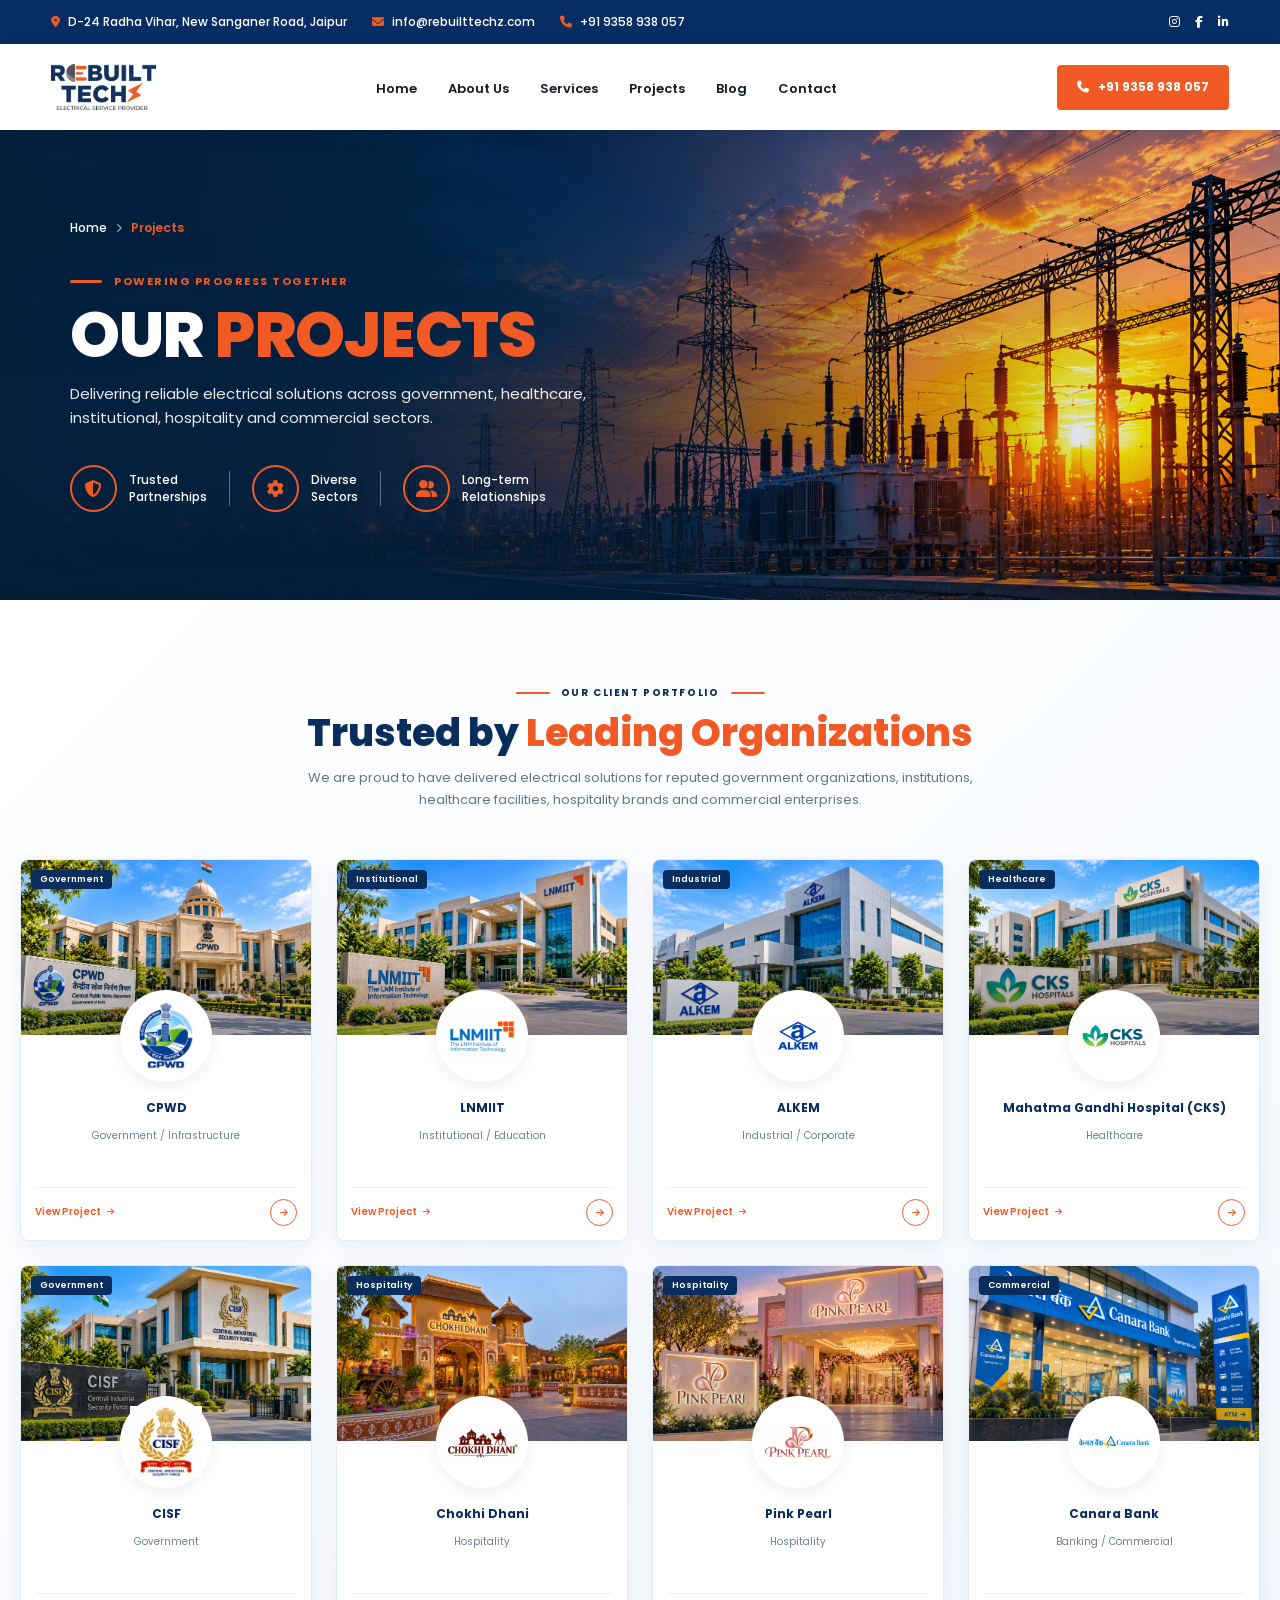
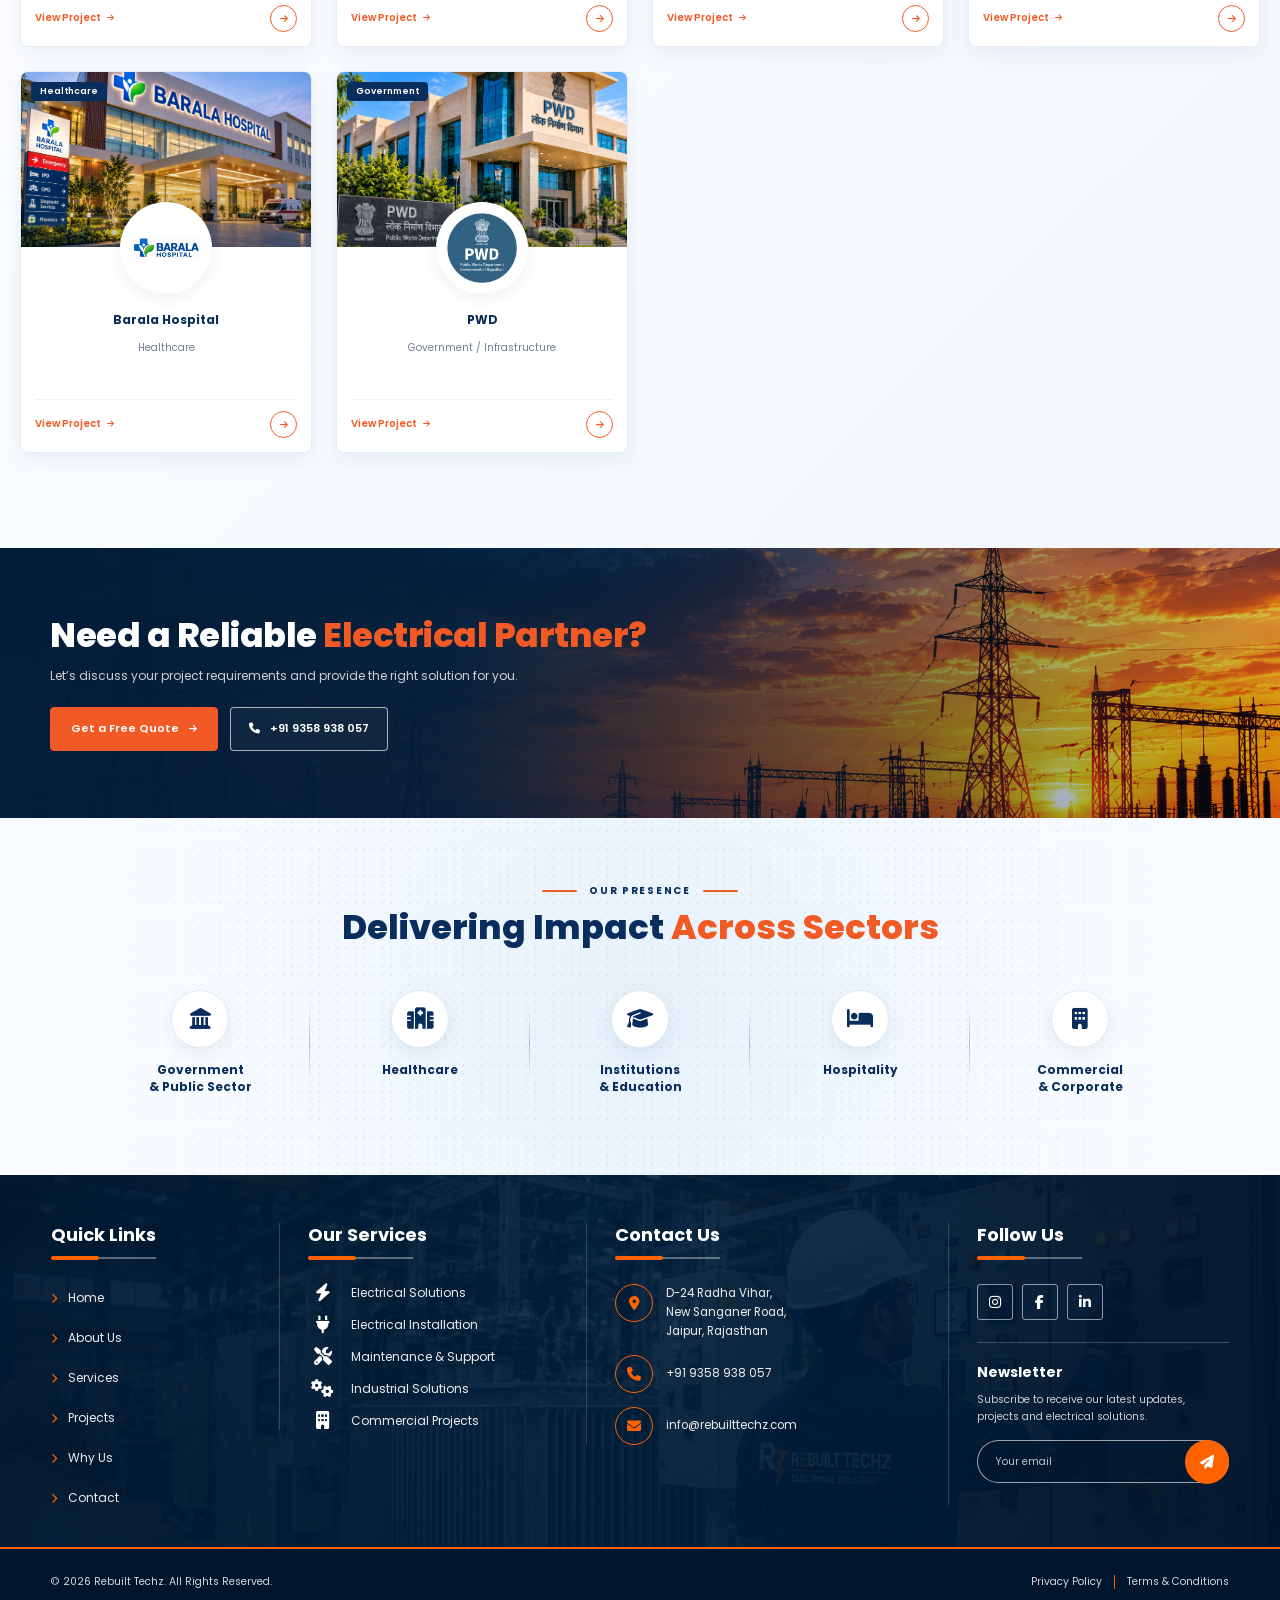
<file: projects.html>
<!doctype html>
<html lang="en">
  <head>
    <meta charset="UTF-8" />
    <meta
      name="viewport"
      content="width=device-width, initial-scale=1.0"
    />

    <title>Projects | Rebuilt Techz</title>

    <!-- Font Awesome -->
    <link
      rel="stylesheet"
      href="https://cdnjs.cloudflare.com/ajax/libs/font-awesome/6.5.2/css/all.min.css"
    />

    <!-- Google Fonts -->
    <link rel="preconnect" href="https://fonts.googleapis.com" />
    <link
      rel="preconnect"
      href="https://fonts.gstatic.com"
      crossorigin
    />

    <link
      href="https://fonts.googleapis.com/css2?family=Poppins:wght@400;500;600;700;800&display=swap"
      rel="stylesheet"
    />

    <!-- Project CSS -->
    <link rel="stylesheet" href="project.css" />
  </head>

  <body>

    <!-- =====================================================
         SECTION 01: TOP BAR
    ====================================================== -->
    <div class="top-bar">
      <div class="top-bar-inner">

        <div class="top-info">

          <div class="top-item">
            <i class="fa-solid fa-location-dot"></i>
            <span>
              D-24 Radha Vihar, New Sanganer Road, Jaipur
            </span>
          </div>

          <div class="top-item">
            <i class="fa-solid fa-envelope"></i>
            <span>info@rebuilttechz.com</span>
          </div>

          <div class="top-item">
            <i class="fa-solid fa-phone"></i>
            <span>+91 9358 938 057</span>
          </div>

        </div>


        <!-- Social Icons -->
        <div class="top-social">

          <a href="#" aria-label="Instagram">
            <i class="fa-brands fa-instagram"></i>
          </a>

          <a href="#" aria-label="Facebook">
            <i class="fa-brands fa-facebook-f"></i>
          </a>

          <a href="#" aria-label="LinkedIn">
            <i class="fa-brands fa-linkedin-in"></i>
          </a>

        </div>

      </div>
    </div>



    <!-- =====================================================
         SECTION 02: NAVBAR
    ====================================================== -->
    <header class="navbar">

      <div class="nav-inner">

        <!-- Logo -->
        <a href="index.html" class="logo">

          <img
            src="image/Rebuilt Techz Logo.png"
            alt="Rebuilt Techz"
          />

        </a>


        <!-- Navigation Links -->
        <ul
          class="nav-links"
          id="navLinks"
        >

          <li>
            <a href="index.html">
              Home
            </a>
          </li>

          <li>
            <a href="about.html">
              About Us
            </a>
          </li>

          <li>
            <a href="services.html">
              Services
            </a>
          </li>

          <li>
            <a href="projects.html">
              Projects
            </a>
          </li>

          <li>
            <a href="blog.html">
              Blog
            </a>
          </li>

          <li>
            <a href="contactUs.html">
              Contact
            </a>
          </li>

        </ul>


        <!-- Call Button -->
        <a
          href="tel:+919358938057"
          class="nav-call"
        >

          <i class="fa-solid fa-phone"></i>

          +91 9358 938 057

        </a>


        <!-- Mobile Menu Toggle -->
        <button
          class="menu-toggle"
          id="menuToggle"
          type="button"
          aria-label="Toggle navigation"
          aria-expanded="false"
          aria-controls="navLinks"
        >

          <i class="fa-solid fa-bars"></i>

        </button>

      </div>

    </header>



    <!-- =====================================================
         SECTION 03: PROJECT HERO
    ====================================================== -->
    <section class="project-hero">

      <div class="project-hero-overlay"></div>


      <div class="project-hero-container">

        <!-- Breadcrumb -->
        <div class="project-breadcrumb hero-reveal">

          <a href="index.html">
            Home
          </a>

          <i class="fa-solid fa-chevron-right"></i>

          <span>
            Projects
          </span>

        </div>


        <!-- Small Label -->
        <div class="project-hero-label hero-reveal">

          <span class="label-line"></span>

          POWERING PROGRESS TOGETHER

        </div>


        <!-- Main Heading -->
        <h1 class="project-hero-title hero-reveal">

          OUR
          <span>
            PROJECTS
          </span>

        </h1>


        <!-- Description -->
        <p class="project-hero-description hero-reveal">

          Delivering reliable electrical solutions across government,
          healthcare, institutional, hospitality and commercial sectors.

        </p>


        <!-- Highlights -->
        <div class="project-highlights hero-reveal">

          <!-- Highlight 01 -->
          <div class="project-highlight">

            <div class="highlight-icon">
              <i class="fa-solid fa-shield-halved"></i>
            </div>

            <p>
              Trusted
              <span>
                Partnerships
              </span>
            </p>

          </div>


          <div class="highlight-divider"></div>


          <!-- Highlight 02 -->
          <div class="project-highlight">

            <div class="highlight-icon">
              <i class="fa-solid fa-gear"></i>
            </div>

            <p>
              Diverse
              <span>
                Sectors
              </span>
            </p>

          </div>


          <div class="highlight-divider"></div>


          <!-- Highlight 03 -->
          <div class="project-highlight">

            <div class="highlight-icon">
              <i class="fa-solid fa-user-group"></i>
            </div>

            <p>
              Long-term
              <span>
                Relationships
              </span>
            </p>

          </div>

        </div>

      </div>

    </section>



    <!-- =====================================================
         SECTION 04: CLIENT PORTFOLIO
    ====================================================== -->
    <section class="client-portfolio">

      <div class="portfolio-container">

        <!-- Section Heading -->
        <div class="portfolio-heading">

          <div class="portfolio-label">

            <span></span>

            OUR CLIENT PORTFOLIO

            <span></span>

          </div>


          <h2>

            Trusted by

            <span>
              Leading Organizations
            </span>

          </h2>


          <p>

            We are proud to have delivered electrical solutions for
            reputed government organizations, institutions, healthcare
            facilities, hospitality brands and commercial enterprises.

          </p>

        </div>



        <!-- =================================================
             PROJECT GRID
        ================================================== -->
        <div class="portfolio-grid">


          <!-- =================================================
               PROJECT 01: CPWD
          ================================================== -->
          <div class="portfolio-card">

            <div class="portfolio-image">

              <img
                src="image/cpwd-bg.png"
                alt="CPWD"
              />

              <span class="portfolio-category">
                Government
              </span>

            </div>


            <div class="portfolio-content">

              <div class="client-logo">

                <img
                  src="image/cpwd.png"
                  alt="CPWD Logo"
                />

              </div>


              <h3>
                CPWD
              </h3>

              <p>
                Government / Infrastructure
              </p>


              <div class="portfolio-footer">

                <a href="#">

                  View Project

                  <i class="fa-solid fa-arrow-right"></i>

                </a>


                <span class="portfolio-arrow">

                  <i class="fa-solid fa-arrow-right"></i>

                </span>

              </div>

            </div>

          </div>



          <!-- =================================================
               PROJECT 02: LNMIIT
          ================================================== -->
          <div class="portfolio-card">

            <div class="portfolio-image">

              <img
                src="image/lnmiit-bg.png"
                alt="LNMIIT"
              />

              <span class="portfolio-category">
                Institutional
              </span>

            </div>


            <div class="portfolio-content">

              <div class="client-logo">

                <img
                  src="image/lnmiit.png"
                  alt="LNMIIT Logo"
                />

              </div>


              <h3>
                LNMIIT
              </h3>

              <p>
                Institutional / Education
              </p>


              <div class="portfolio-footer">

                <a href="#">

                  View Project

                  <i class="fa-solid fa-arrow-right"></i>

                </a>


                <span class="portfolio-arrow">

                  <i class="fa-solid fa-arrow-right"></i>

                </span>

              </div>

            </div>

          </div>



          <!-- =================================================
               PROJECT 03: ALKEM
          ================================================== -->
          <div class="portfolio-card">

            <div class="portfolio-image">

              <img
                src="image/alkem.png"
                alt="Alkem"
              />

              <span class="portfolio-category">
                Industrial
              </span>

            </div>


            <div class="portfolio-content">

              <div class="client-logo">

                <img
                  src="image/alkem-logo.png"
                  alt="Alkem Logo"
                />

              </div>


              <h3>
                ALKEM
              </h3>

              <p>
                Industrial / Corporate
              </p>


              <div class="portfolio-footer">

                <a href="#">

                  View Project

                  <i class="fa-solid fa-arrow-right"></i>

                </a>


                <span class="portfolio-arrow">

                  <i class="fa-solid fa-arrow-right"></i>

                </span>

              </div>

            </div>

          </div>



          <!-- =================================================
               PROJECT 04: CKS
          ================================================== -->
          <div class="portfolio-card">

            <div class="portfolio-image">

              <img
                src="image/cks.png"
                alt="Mahatma Gandhi Hospital"
              />

              <span class="portfolio-category">
                Healthcare
              </span>

            </div>


            <div class="portfolio-content">

              <div class="client-logo">

                <img
                  src="image/cks-logo.png"
                  alt="CKS Logo"
                />

              </div>


              <h3>
                Mahatma Gandhi Hospital (CKS)
              </h3>

              <p>
                Healthcare
              </p>


              <div class="portfolio-footer">

                <a href="#">

                  View Project

                  <i class="fa-solid fa-arrow-right"></i>

                </a>


                <span class="portfolio-arrow">

                  <i class="fa-solid fa-arrow-right"></i>

                </span>

              </div>

            </div>

          </div>



          <!-- =================================================
               PROJECT 05: CISF
          ================================================== -->
          <div class="portfolio-card">

            <div class="portfolio-image">

              <img
                src="image/cisf.png"
                alt="CISF"
              />

              <span class="portfolio-category">
                Government
              </span>

            </div>


            <div class="portfolio-content">

              <div class="client-logo">

                <img
                  src="image/cisf-logo.png"
                  alt="CISF Logo"
                />

              </div>


              <h3>
                CISF
              </h3>

              <p>
                Government
              </p>


              <div class="portfolio-footer">

                <a href="#">

                  View Project

                  <i class="fa-solid fa-arrow-right"></i>

                </a>


                <span class="portfolio-arrow">

                  <i class="fa-solid fa-arrow-right"></i>

                </span>

              </div>

            </div>

          </div>



          <!-- =================================================
               PROJECT 06: CHOKHI DHANI
          ================================================== -->
          <div class="portfolio-card">

            <div class="portfolio-image">

              <img
                src="image/chokhiDhani.png"
                alt="Chokhi Dhani"
              />

              <span class="portfolio-category">
                Hospitality
              </span>

            </div>


            <div class="portfolio-content">

              <div class="client-logo">

                <img
                  src="image/chokhiDhani-logo.png"
                  alt="Chokhi Dhani Logo"
                />

              </div>


              <h3>
                Chokhi Dhani
              </h3>

              <p>
                Hospitality
              </p>


              <div class="portfolio-footer">

                <a href="#">

                  View Project

                  <i class="fa-solid fa-arrow-right"></i>

                </a>


                <span class="portfolio-arrow">

                  <i class="fa-solid fa-arrow-right"></i>

                </span>

              </div>

            </div>

          </div>



          <!-- =================================================
               PROJECT 07: PINK PEARL
          ================================================== -->
          <div class="portfolio-card">

            <div class="portfolio-image">

              <img
                src="image/pinkPearl.png"
                alt="Pink Pearl"
              />

              <span class="portfolio-category">
                Hospitality
              </span>

            </div>


            <div class="portfolio-content">

              <div class="client-logo">

                <img
                  src="image/pink-logo.png"
                  alt="Pink Pearl Logo"
                />

              </div>


              <h3>
                Pink Pearl
              </h3>

              <p>
                Hospitality
              </p>


              <div class="portfolio-footer">

                <a href="#">

                  View Project

                  <i class="fa-solid fa-arrow-right"></i>

                </a>


                <span class="portfolio-arrow">

                  <i class="fa-solid fa-arrow-right"></i>

                </span>

              </div>

            </div>

          </div>



          <!-- =================================================
               PROJECT 08: CANARA BANK
          ================================================== -->
          <div class="portfolio-card">

            <div class="portfolio-image">

              <img
                src="image/canara.png"
                alt="Canara Bank"
              />

              <span class="portfolio-category">
                Commercial
              </span>

            </div>


            <div class="portfolio-content">

              <div class="client-logo">

                <img
                  src="image/c-logo.png"
                  alt="Canara Bank Logo"
                />

              </div>


              <h3>
                Canara Bank
              </h3>

              <p>
                Banking / Commercial
              </p>


              <div class="portfolio-footer">

                <a href="#">

                  View Project

                  <i class="fa-solid fa-arrow-right"></i>

                </a>


                <span class="portfolio-arrow">

                  <i class="fa-solid fa-arrow-right"></i>

                </span>

              </div>

            </div>

          </div>



          <!-- =================================================
               PROJECT 09: BARALA HOSPITAL
          ================================================== -->
          <div class="portfolio-card">

            <div class="portfolio-image">

              <img
                src="image/barala.png"
                alt="Barala Hospital"
              />

              <span class="portfolio-category">
                Healthcare
              </span>

            </div>


            <div class="portfolio-content">

              <div class="client-logo">

                <img
                  src="image/barala-logo.png"
                  alt="Barala Hospital Logo"
                />

              </div>


              <h3>
                Barala Hospital
              </h3>

              <p>
                Healthcare
              </p>


              <div class="portfolio-footer">

                <a href="#">

                  View Project

                  <i class="fa-solid fa-arrow-right"></i>

                </a>


                <span class="portfolio-arrow">

                  <i class="fa-solid fa-arrow-right"></i>

                </span>

              </div>

            </div>

          </div>



          <!-- =================================================
               PROJECT 10: PWD
          ================================================== -->
          <div class="portfolio-card">

            <div class="portfolio-image">

              <img
                src="image/pwd-bg.png"
                alt="PWD"
              />

              <span class="portfolio-category">
                Government
              </span>

            </div>


            <div class="portfolio-content">

              <div class="client-logo">

                <img
                  src="image/pwd.png"
                  alt="PWD Logo"
                />

              </div>


              <h3>
                PWD
              </h3>

              <p>
                Government / Infrastructure
              </p>


              <div class="portfolio-footer">

                <a href="#">

                  View Project

                  <i class="fa-solid fa-arrow-right"></i>

                </a>


                <span class="portfolio-arrow">

                  <i class="fa-solid fa-arrow-right"></i>

                </span>

              </div>

            </div>

          </div>

        </div>
        <!-- END PROJECT GRID -->

      </div>

    </section>



    <!-- =====================================================
         SECTION 05: PROJECT CTA
    ====================================================== -->
    <section class="project-cta">

      <div class="project-cta-overlay"></div>


      <div class="project-cta-container">

        <div class="project-cta-content">

          <h2>

            Need a Reliable

            <span>
              Electrical Partner?
            </span>

          </h2>


          <p>

            Let’s discuss your project requirements and provide
            the right solution for you.

          </p>


          <div class="project-cta-buttons">

            <!-- Quote Button -->
            <a
              href="contact.html"
              class="cta-quote-btn"
            >

              Get a Free Quote

              <i class="fa-solid fa-arrow-right"></i>

            </a>


            <!-- Phone Button -->
            <a
              href="tel:+919358938057"
              class="cta-phone-btn"
            >

              <i class="fa-solid fa-phone"></i>

              <span>
                +91 9358 938 057
              </span>

            </a>

          </div>

        </div>

      </div>

    </section>



    <!-- =====================================================
         SECTION 06: OUR PRESENCE
    ====================================================== -->
    <section class="presence-section">

      <div class="presence-container">

        <!-- Heading -->
        <div class="presence-heading">

          <div class="presence-label">

            <span></span>

            OUR PRESENCE

            <span></span>

          </div>


          <h2>

            Delivering Impact

            <span>
              Across Sectors
            </span>

          </h2>

        </div>


        <!-- Presence Grid -->
        <div class="presence-grid">


          <!-- Government -->
          <div class="presence-item">

            <div class="presence-icon">

              <i class="fa-solid fa-landmark"></i>

            </div>


            <h3>

              Government

              <span>
                &amp; Public Sector
              </span>

            </h3>

          </div>


          <!-- Healthcare -->
          <div class="presence-item">

            <div class="presence-icon">

              <i class="fa-solid fa-hospital"></i>

            </div>


            <h3>
              Healthcare
            </h3>

          </div>


          <!-- Education -->
          <div class="presence-item">

            <div class="presence-icon">

              <i class="fa-solid fa-graduation-cap"></i>

            </div>


            <h3>

              Institutions

              <span>
                &amp; Education
              </span>

            </h3>

          </div>


          <!-- Hospitality -->
          <div class="presence-item">

            <div class="presence-icon">

              <i class="fa-solid fa-bed"></i>

            </div>


            <h3>
              Hospitality
            </h3>

          </div>


          <!-- Commercial -->
          <div class="presence-item">

            <div class="presence-icon">

              <i class="fa-solid fa-building"></i>

            </div>


            <h3>

              Commercial

              <span>
                &amp; Corporate
              </span>

            </h3>

          </div>

        </div>

      </div>

    </section>

<!-- =====================================================
     SECTION 07: FOOTER
====================================================== -->
<footer class="footer">

  <!-- Footer Background Overlay -->
  <div class="footer-overlay"></div>


  <!-- ===================================================
       FOOTER MAIN CONTENT
  ==================================================== -->
  <div class="footer-container">


    <!-- =================================================
         COLUMN 01: QUICK LINKS
    ================================================== -->
    <div class="footer-column">

      <h3 class="footer-title">
        Quick Links
      </h3>

      <div class="title-line">
        <span></span>
      </div>

      <ul class="footer-links">

        <li>
          <a href="index.html">
            <i class="fa-solid fa-chevron-right"></i>
            Home
          </a>
        </li>

        <li>
          <a href="about.html">
            <i class="fa-solid fa-chevron-right"></i>
            About Us
          </a>
        </li>

        <li>
          <a href="services.html">
            <i class="fa-solid fa-chevron-right"></i>
            Services
          </a>
        </li>

        <li>
          <a href="projects.html">
            <i class="fa-solid fa-chevron-right"></i>
            Projects
          </a>
        </li>

        <li>
          <a href="why-us.html">
            <i class="fa-solid fa-chevron-right"></i>
            Why Us
          </a>
        </li>

        <li>
          <a href="contact.html">
            <i class="fa-solid fa-chevron-right"></i>
            Contact
          </a>
        </li>

      </ul>

    </div>


    <!-- =================================================
         COLUMN 02: OUR SERVICES
    ================================================== -->
    <div class="footer-column">

      <h3 class="footer-title">
        Our Services
      </h3>

      <div class="title-line">
        <span></span>
      </div>


      <ul class="service-list">

        <li>

          <span class="service-icon">
            <i class="fa-solid fa-bolt"></i>
          </span>

          <a href="services.html">
            Electrical Solutions
          </a>

        </li>


        <li>

          <span class="service-icon">
            <i class="fa-solid fa-plug"></i>
          </span>

          <a href="services.html">
            Electrical Installation
          </a>

        </li>


        <li>

          <span class="service-icon">
            <i class="fa-solid fa-screwdriver-wrench"></i>
          </span>

          <a href="services.html">
            Maintenance &amp; Support
          </a>

        </li>


        <li>

          <span class="service-icon">
            <i class="fa-solid fa-gears"></i>
          </span>

          <a href="services.html">
            Industrial Solutions
          </a>

        </li>


        <li>

          <span class="service-icon">
            <i class="fa-solid fa-building"></i>
          </span>

          <a href="services.html">
            Commercial Projects
          </a>

        </li>

      </ul>

    </div>


    <!-- =================================================
         COLUMN 03: CONTACT US
    ================================================== -->
    <div class="footer-column">

      <h3 class="footer-title">
        Contact Us
      </h3>

      <div class="title-line">
        <span></span>
      </div>


      <div class="contact-list">


        <!-- Address -->
        <div class="contact-item">

          <div class="contact-icon">
            <i class="fa-solid fa-location-dot"></i>
          </div>

          <div class="contact-text">

            D-24 Radha Vihar,<br />

            New Sanganer Road,<br />

            Jaipur, Rajasthan

          </div>

        </div>


        <!-- Phone -->
        <div class="contact-item">

          <div class="contact-icon">
            <i class="fa-solid fa-phone"></i>
          </div>

          <div class="contact-text">

            <a href="tel:+919358938057">
              +91 9358 938 057
            </a>

          </div>

        </div>


        <!-- Email -->
        <div class="contact-item">

          <div class="contact-icon">
            <i class="fa-solid fa-envelope"></i>
          </div>

          <div class="contact-text">

            <a href="mailto:info@rebuilttechz.com">
              info@rebuilttechz.com
            </a>

          </div>

        </div>

      </div>

    </div>


    <!-- =================================================
         COLUMN 04: FOLLOW US / NEWSLETTER
    ================================================== -->
    <div class="footer-column">

      <h3 class="footer-title">
        Follow Us
      </h3>

      <div class="title-line">
        <span></span>
      </div>


      <!-- Social Icons -->
      <div class="social-icons">

        <a
          href="#"
          aria-label="Instagram"
        >
          <i class="fa-brands fa-instagram"></i>
        </a>


        <a
          href="#"
          aria-label="Facebook"
        >
          <i class="fa-brands fa-facebook-f"></i>
        </a>


        <a
          href="#"
          aria-label="LinkedIn"
        >
          <i class="fa-brands fa-linkedin-in"></i>
        </a>

      </div>


      <!-- Newsletter -->
      <div class="newsletter">

        <h3>
          Newsletter
        </h3>

        <p>
          Subscribe to receive our latest updates,
          projects and electrical solutions.
        </p>


        <form
          class="newsletter-form"
          id="newsletterForm"
        >

          <input
            type="email"
            id="newsletterEmail"
            placeholder="Your email"
            aria-label="Email address"
            required
          />

          <button
            type="submit"
            aria-label="Subscribe"
          >
            <i class="fa-solid fa-paper-plane"></i>
          </button>

        </form>


        <div
          class="newsletter-message"
          id="newsletterMessage"
        ></div>

      </div>

    </div>

  </div>


  <!-- ===================================================
       FOOTER BOTTOM
  ==================================================== -->
  <div class="footer-bottom">

    <div class="footer-bottom-inner">

      <!-- Copyright -->
      <p>
        &copy; 2026 Rebuilt Techz. All Rights Reserved.
      </p>


      <!-- Bottom Links -->
      <div class="bottom-links">

        <a href="#">
          Privacy Policy
        </a>

        <span></span>

        <a href="#">
          Terms &amp; Conditions
        </a>

      </div>

    </div>

  </div>

</footer>
<!-- =====================================================
     FOOTER END
====================================================== -->

    <!-- =====================================================
         SECTION 07: JAVASCRIPT
    ====================================================== -->
    <script>
      document.addEventListener(
        "DOMContentLoaded",
        function () {

          /* =================================================
             MOBILE NAVIGATION
          ================================================= */

          const menuToggle =
            document.getElementById("menuToggle");

          const navLinks =
            document.getElementById("navLinks");

          const menuIcon =
            menuToggle
              ? menuToggle.querySelector("i")
              : null;


          /* ---------------------------------------------
             OPEN / CLOSE MOBILE MENU
          --------------------------------------------- */

          if (menuToggle && navLinks) {

            menuToggle.addEventListener(
              "click",
              function (event) {

                event.stopPropagation();

                const isOpen =
                  navLinks.classList.toggle("active");


                menuToggle.setAttribute(
                  "aria-expanded",
                  String(isOpen)
                );


                /* Change Hamburger / X Icon */
                if (menuIcon) {

                  menuIcon.classList.toggle(
                    "fa-bars",
                    !isOpen
                  );

                  menuIcon.classList.toggle(
                    "fa-xmark",
                    isOpen
                  );

                }

              }
            );


            /* ---------------------------------------------
               CLOSE MENU AFTER NAV LINK CLICK
            --------------------------------------------- */

            const navItems =
              navLinks.querySelectorAll("a");


            navItems.forEach(function (link) {

              link.addEventListener(
                "click",
                function () {

                  closeMobileMenu();

                }
              );

            });


            /* ---------------------------------------------
               CLOSE MENU WHEN CLICKING OUTSIDE
            --------------------------------------------- */

            document.addEventListener(
              "click",
              function (event) {

                const menuIsOpen =
                  navLinks.classList.contains("active");

                const clickedInsideMenu =
                  navLinks.contains(event.target);

                const clickedToggle =
                  menuToggle.contains(event.target);


                if (
                  menuIsOpen &&
                  !clickedInsideMenu &&
                  !clickedToggle
                ) {

                  closeMobileMenu();

                }

              }
            );


            /* ---------------------------------------------
               RESET MENU WHEN RESIZING TO DESKTOP
            --------------------------------------------- */

            window.addEventListener(
              "resize",
              function () {

                if (window.innerWidth > 900) {

                  closeMobileMenu();

                }

              }
            );

          }


          /* ---------------------------------------------
             CLOSE MOBILE MENU FUNCTION
          --------------------------------------------- */

          function closeMobileMenu() {

            if (!menuToggle || !navLinks) {
              return;
            }


            navLinks.classList.remove("active");


            menuToggle.setAttribute(
              "aria-expanded",
              "false"
            );


            if (menuIcon) {

              menuIcon.classList.add(
                "fa-bars"
              );

              menuIcon.classList.remove(
                "fa-xmark"
              );

            }

          }



          /* =================================================
             HERO REVEAL ANIMATION
          ================================================= */

          const heroElements =
            document.querySelectorAll(
              ".hero-reveal"
            );


          heroElements.forEach(
            function (element, index) {

              setTimeout(
                function () {

                  element.classList.add(
                    "active"
                  );

                },

                120 * index
              );

            }
          );

        }
      );
    </script>

  </body>
</html>
</file>
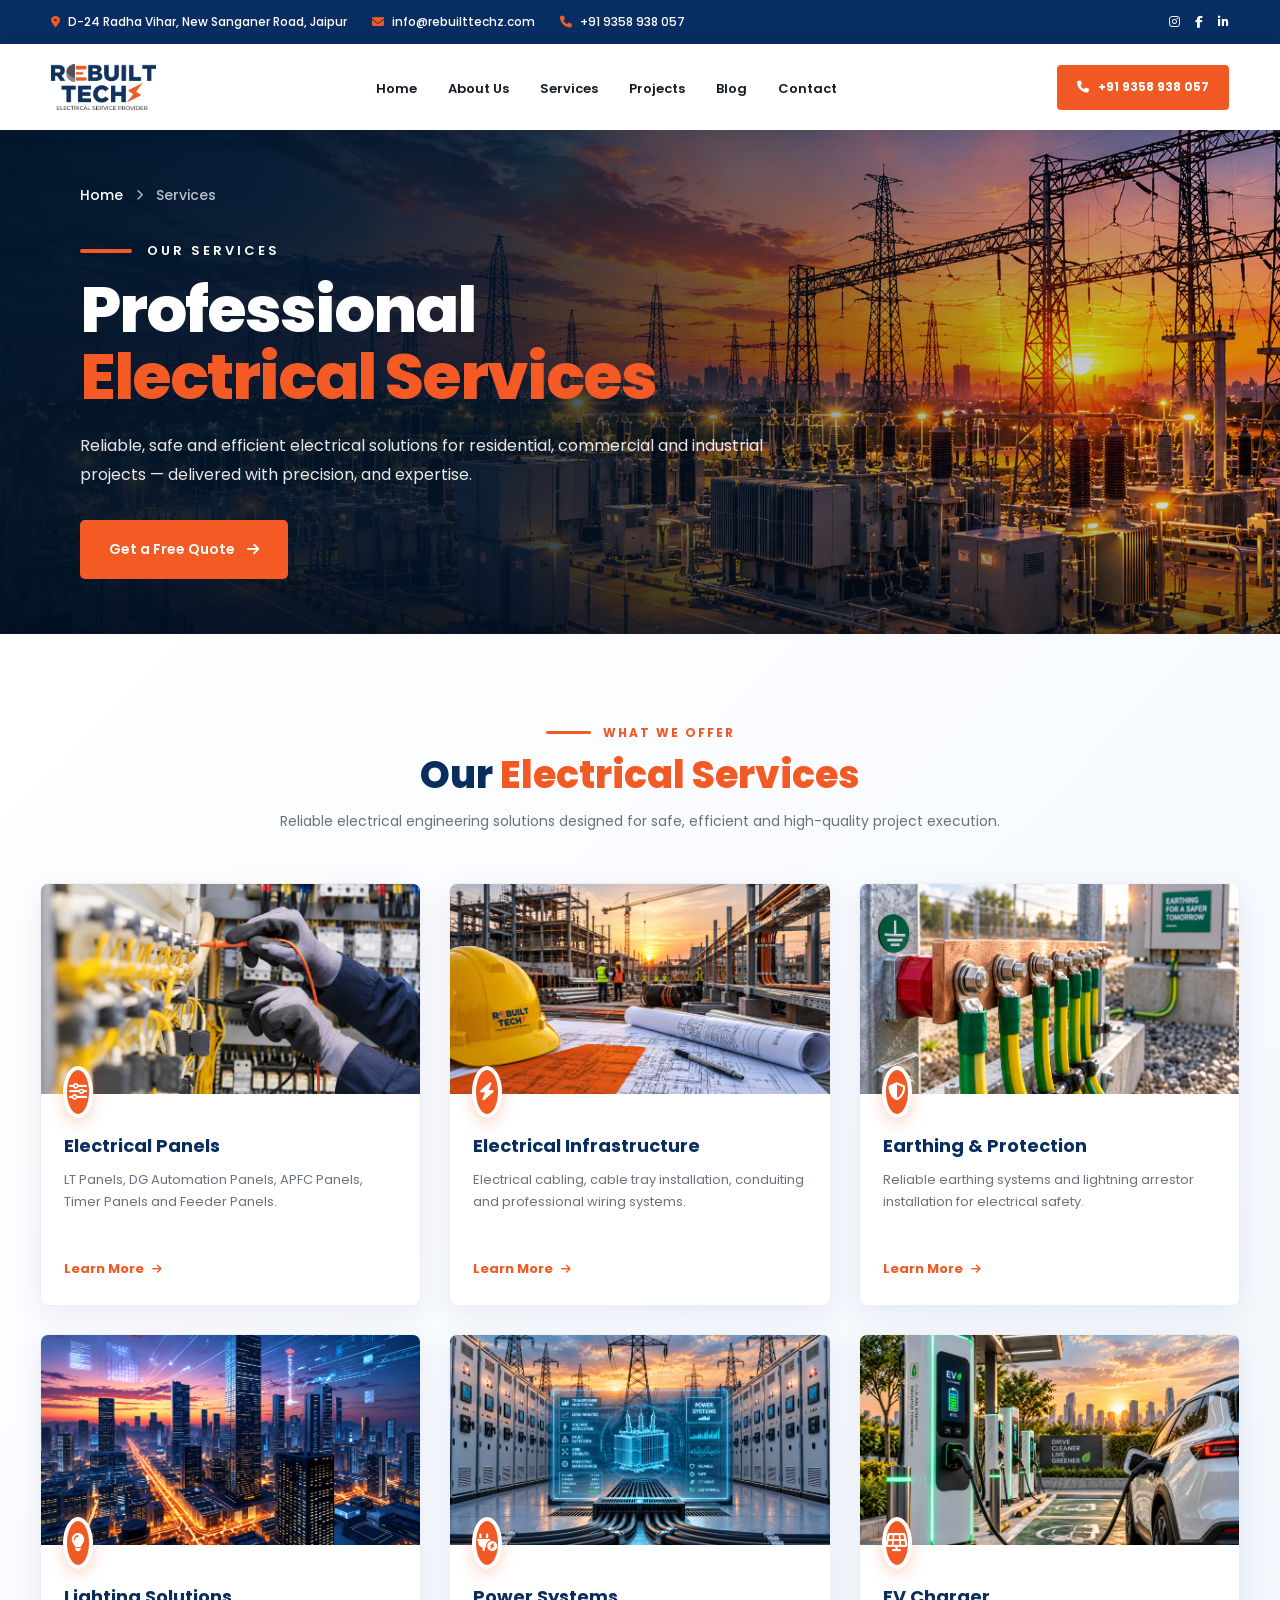
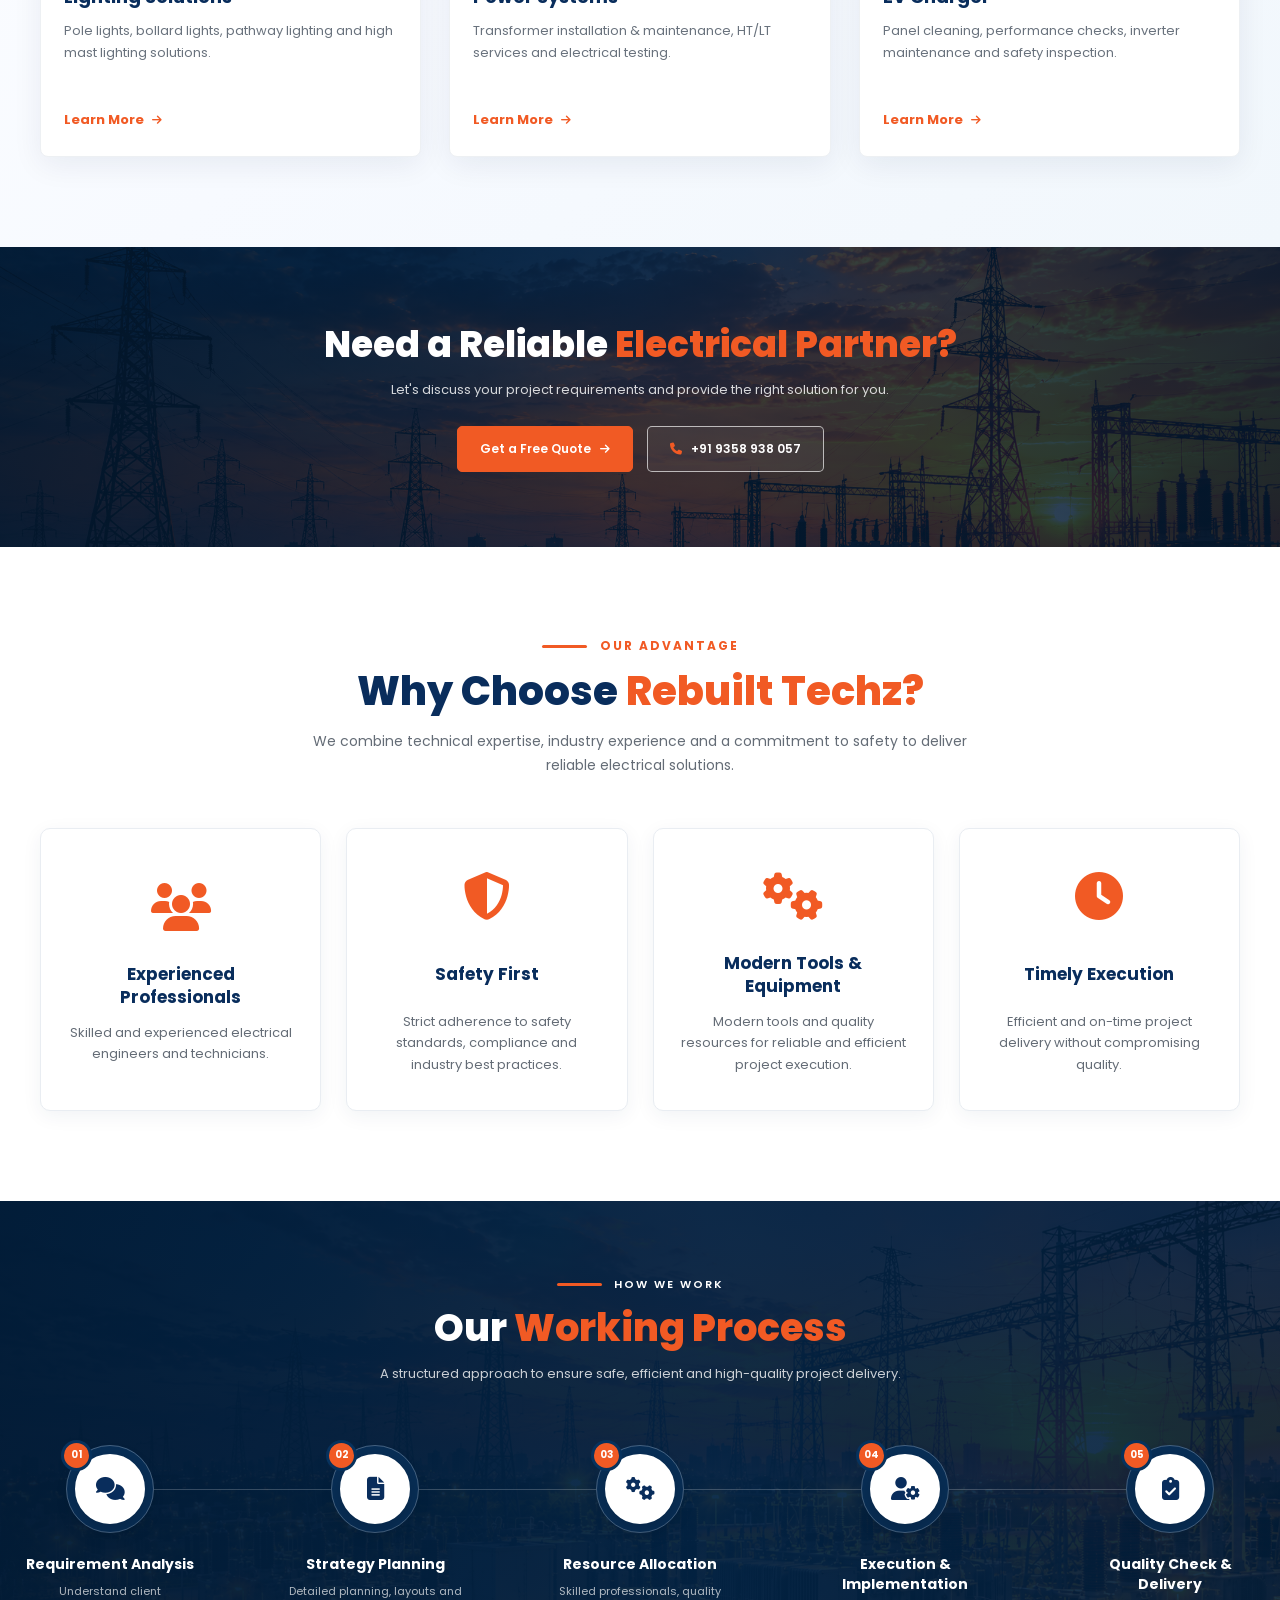
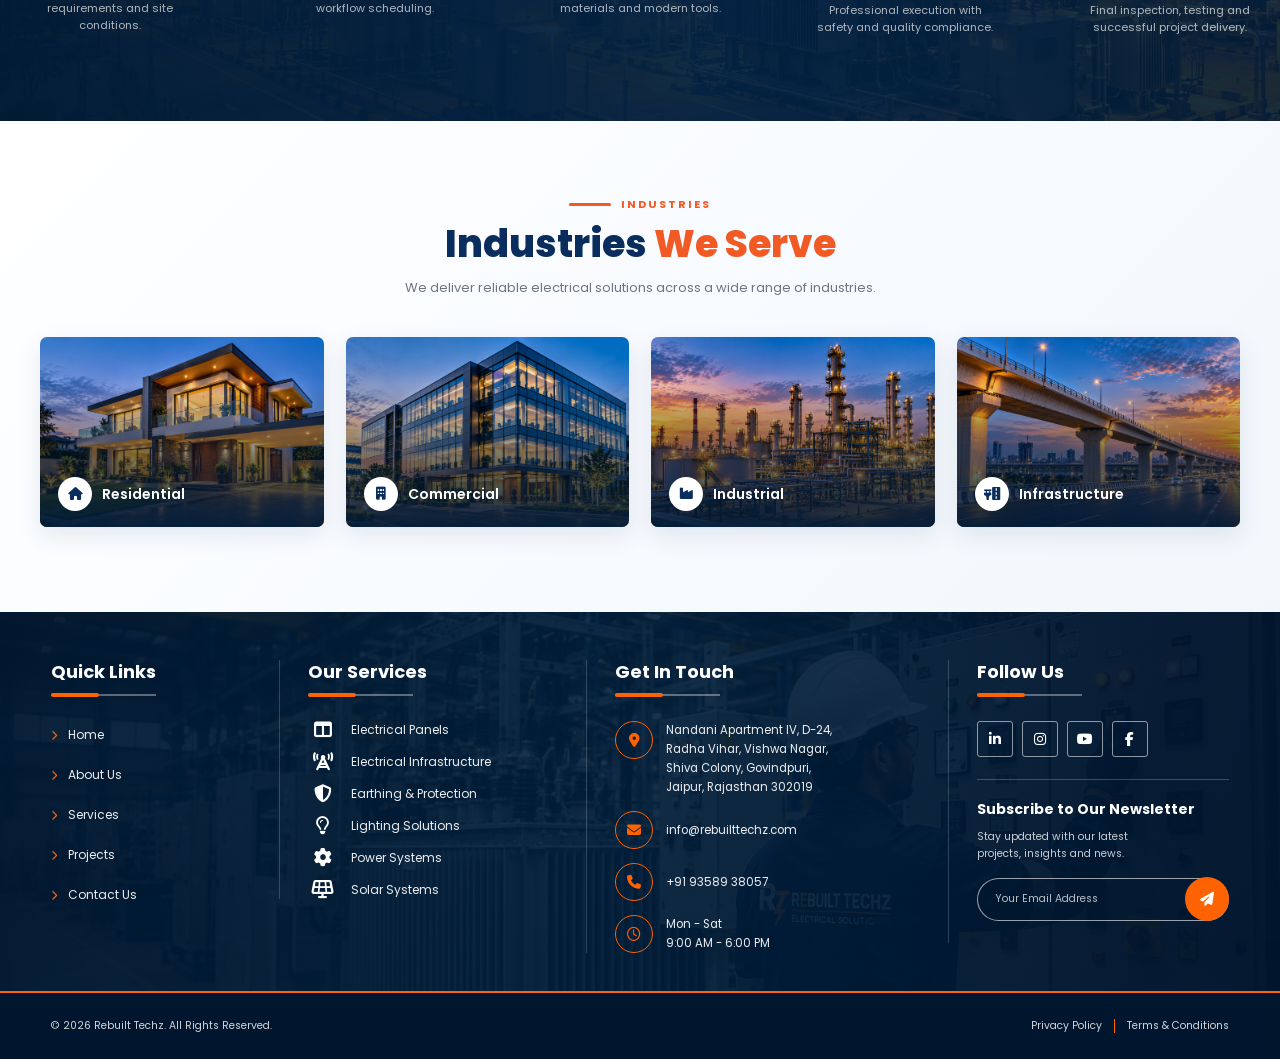
<file: services.html>
<!doctype html>
<html lang="en">
  <head>
    <meta charset="UTF-8" />
    <meta name="viewport" content="width=device-width, initial-scale=1.0" />

    <title>Our Services | Rebuilt Techz</title>

    <!-- Font Awesome -->
    <link
      rel="stylesheet"
      href="https://cdnjs.cloudflare.com/ajax/libs/font-awesome/6.5.2/css/all.min.css"
    />

    <!-- Google Fonts -->
    <link rel="preconnect" href="https://fonts.googleapis.com" />
    <link rel="preconnect" href="https://fonts.gstatic.com" crossorigin />

    <link
      href="https://fonts.googleapis.com/css2?family=Poppins:wght@400;500;600;700;800&display=swap"
      rel="stylesheet"
    />

    <!-- Main CSS -->
    <link rel="stylesheet" href="service.css" />
  </head>

  <body>
    <!-- =====================================================
         SECTION 01: TOP BAR
    ====================================================== -->
    <div class="top-bar">
      <div class="top-bar-inner">
        <div class="top-info">
          <div class="top-item">
            <i class="fa-solid fa-location-dot"></i>
            <span>D-24 Radha Vihar, New Sanganer Road, Jaipur</span>
          </div>

          <div class="top-item">
            <i class="fa-solid fa-envelope"></i>
            <span>info@rebuilttechz.com</span>
          </div>

          <div class="top-item">
            <i class="fa-solid fa-phone"></i>
            <span>+91 9358 938 057</span>
          </div>
        </div>

        <div class="top-social">
          <a href="#" aria-label="Instagram">
            <i class="fa-brands fa-instagram"></i>
          </a>

          <a href="#" aria-label="Facebook">
            <i class="fa-brands fa-facebook-f"></i>
          </a>

          <a href="#" aria-label="LinkedIn">
            <i class="fa-brands fa-linkedin-in"></i>
          </a>
        </div>
      </div>
    </div>

    <!-- =====================================================
         SECTION 02: NAVBAR
    ====================================================== -->
    <header class="navbar">
      <div class="nav-inner">
        <!-- Logo -->
        <a href="index.html" class="logo">
          <img
            src="image/Rebuilt Techz Logo.png"
            alt="Rebuilt Techz"
          />
        </a>

        <!-- Navigation -->
        <ul class="nav-links" id="navLinks">
          <li><a href="index.html">Home</a></li>
          <li><a href="about.html">About Us</a></li>
          <li><a href="services.html">Services</a></li>
          <li><a href="projects.html">Projects</a></li>
          <li><a href="blog.html">Blog</a></li>
          <li><a href="contactUs.html">Contact</a></li>
        </ul>

        <!-- Call Button -->
        <a href="tel:+919358938057" class="nav-call">
          <i class="fa-solid fa-phone"></i>
          +91 9358 938 057
        </a>

        <!-- Mobile Menu -->
        <button
          type="button"
          class="menu-toggle"
          id="menuToggle"
          aria-label="Open navigation menu"
        >
          <i class="fa-solid fa-bars"></i>
        </button>
      </div>
    </header>

    <!-- =====================================================
         SECTION 03: SERVICES HERO
    ====================================================== -->
    <section class="services-hero">
      <div class="hero-container">
        <!-- Breadcrumb -->
        <div class="breadcrumb hero-animate">
          <a href="index.html">Home</a>

          <i class="fa-solid fa-chevron-right"></i>

          <span>Services</span>
        </div>

        <!-- Small Heading -->
        <div class="hero-label hero-animate">
          Our Services
        </div>

        <!-- Main Heading -->
        <h1 class="hero-title hero-animate">
          Professional
          <span>Electrical Services</span>
        </h1>

        <!-- Description -->
        <p class="hero-description hero-animate">
          Reliable, safe and efficient electrical solutions for residential,
          commercial and industrial projects — delivered with precision,
          and expertise.
        </p>

        <!-- CTA -->
        <a href="contactUs.html" class="hero-btn">
          Get a Free Quote
          <i class="fa-solid fa-arrow-right"></i>
        </a>
      </div>
    </section>

    <!-- =====================================================
         SECTION 04: OUR ELECTRICAL SERVICES
    ====================================================== -->
    <section class="services-section">
      <div class="services-container">
        <!-- Section Heading -->
        <div class="section-heading">
          <div class="section-label">
            <span></span>
            WHAT WE OFFER
          </div>

          <h2>
            Our <span>Electrical Services</span>
          </h2>

          <p>
            Reliable electrical engineering solutions designed for safe,
            efficient and high-quality project execution.
          </p>
        </div>

        <!-- Services Grid -->
        <div class="services-grid">
          <!-- 01 Electrical Panels -->
          <div class="service-card">
            <div class="service-image">
              <img
                src="image/electrical-panel.png"
                alt="Electrical Panels"
              />

              <div class="service-icon">
                <i class="fa-solid fa-sliders"></i>
              </div>
            </div>

            <div class="service-content">
              <h3>Electrical Panels</h3>

              <p>
                LT Panels, DG Automation Panels, APFC Panels,
                Timer Panels and Feeder Panels.
              </p>

              <a href="#">
                Learn More
                <i class="fa-solid fa-arrow-right"></i>
              </a>
            </div>
          </div>

          <!-- 02 Electrical Infrastructure -->
          <div class="service-card">
            <div class="service-image">
              <img
                src="image/Electrical-Infrastructure.png"
                alt="Electrical Infrastructure"
              />

              <div class="service-icon">
                <i class="fa-solid fa-bolt"></i>
              </div>
            </div>

            <div class="service-content">
              <h3>Electrical Infrastructure</h3>

              <p>
                Electrical cabling, cable tray installation,
                conduiting and professional wiring systems.
              </p>

              <a href="#">
                Learn More
                <i class="fa-solid fa-arrow-right"></i>
              </a>
            </div>
          </div>

          <!-- 03 Earthing & Protection -->
          <div class="service-card">
            <div class="service-image">
              <img
                src="image/Earthing-Protection.png"
                alt="Earthing and Protection"
              />

              <div class="service-icon">
                <i class="fa-solid fa-shield-halved"></i>
              </div>
            </div>

            <div class="service-content">
              <h3>Earthing &amp; Protection</h3>

              <p>
                Reliable earthing systems and lightning arrestor
                installation for electrical safety.
              </p>

              <a href="#">
                Learn More
                <i class="fa-solid fa-arrow-right"></i>
              </a>
            </div>
          </div>

          <!-- 04 Lighting Solutions -->
          <div class="service-card">
            <div class="service-image">
              <img
                src="image/Lighting-Solutions.png"
                alt="Lighting Solutions"
              />

              <div class="service-icon">
                <i class="fa-solid fa-lightbulb"></i>
              </div>
            </div>

            <div class="service-content">
              <h3>Lighting Solutions</h3>

              <p>
                Pole lights, bollard lights, pathway lighting
                and high mast lighting solutions.
              </p>

              <a href="#">
                Learn More
                <i class="fa-solid fa-arrow-right"></i>
              </a>
            </div>
          </div>

          <!-- 05 Power Systems -->
          <div class="service-card">
            <div class="service-image">
              <img
                src="image/Power-Systems.png"
                alt="Power Systems"
              />

              <div class="service-icon">
                <i class="fa-solid fa-plug-circle-bolt"></i>
              </div>
            </div>

            <div class="service-content">
              <h3>Power Systems</h3>

              <p>
                Transformer installation &amp; maintenance,
                HT/LT services and electrical testing.
              </p>

              <a href="#">
                Learn More
                <i class="fa-solid fa-arrow-right"></i>
              </a>
            </div>
          </div>

          <!-- 06 EV Charger -->
          <div class="service-card">
            <div class="service-image">
              <img
                src="image/EV-charger.png"
                alt="EV Charging Solutions"
              />

              <div class="service-icon">
                <i class="fa-solid fa-solar-panel"></i>
              </div>
            </div>

            <div class="service-content">
              <h3>EV Charger</h3>

              <p>
                Panel cleaning, performance checks, inverter
                maintenance and safety inspection.
              </p>

              <a href="#">
                Learn More
                <i class="fa-solid fa-arrow-right"></i>
              </a>
            </div>
          </div>
        </div>
      </div>
    </section>


     <!-- =====================================================
         SECTION 07: ELECTRICAL CTA
         CTA IS NOW ABOVE INDUSTRIES
    ====================================================== -->
    <section class="electrical-cta">
      <div class="cta-overlay"></div>

      <div class="cta-container">
        <h2>
          Need a Reliable
          <span>Electrical Partner?</span>
        </h2>

        <p>
          Let's discuss your project requirements and provide
          the right solution for you.
        </p>

        <div class="cta-buttons">
          <a href="contactUs.html" class="cta-btn cta-primary">
            Get a Free Quote
            <i class="fa-solid fa-arrow-right"></i>
          </a>

          <a
            href="tel:+919358938057"
            class="cta-btn cta-outline"
          >
            <i class="fa-solid fa-phone"></i>
            +91 9358 938 057
          </a>
        </div>
      </div>
    </section>

    <!-- =====================================================
         SECTION 05: WHY CHOOSE REBUILT TECHZ
    ====================================================== -->
    <section class="why-choose-section">
      <div class="why-container">
        <!-- Heading -->
        <div class="why-heading">
          <div class="why-label">
            <span></span>
            OUR ADVANTAGE
          </div>

          <h2>
            Why Choose <span>Rebuilt Techz?</span>
          </h2>

          <p>
            We combine technical expertise, industry experience
            and a commitment to safety to deliver reliable
            electrical solutions.
          </p>
        </div>

        <!-- Cards -->
        <div class="why-grid">
          <!-- Card 01 -->
          <div class="why-card">
            <div class="why-icon">
              <i class="fa-solid fa-users"></i>
            </div>

            <h3>Experienced Professionals</h3>

            <p>
              Skilled and experienced electrical engineers and technicians.
            </p>
          </div>

          <!-- Card 02 -->
          <div class="why-card">
            <div class="why-icon">
              <i class="fa-solid fa-shield-halved"></i>
            </div>

            <h3>Safety First</h3>

            <p>
              Strict adherence to safety standards, compliance
              and industry best practices.
            </p>
          </div>

          <!-- Card 03 -->
          <div class="why-card">
            <div class="why-icon">
              <i class="fa-solid fa-gears"></i>
            </div>

            <h3>Modern Tools &amp; Equipment</h3>

            <p>
              Modern tools and quality resources for reliable
              and efficient project execution.
            </p>
          </div>

          <!-- Card 04 -->
          <div class="why-card">
            <div class="why-icon">
              <i class="fa-solid fa-clock"></i>
            </div>

            <h3>Timely Execution</h3>

            <p>
              Efficient and on-time project delivery without
              compromising quality.
            </p>
          </div>
        </div>
      </div>
    </section>

    <!-- =====================================================
         SECTION 06: WORKING PROCESS
    ====================================================== -->
    <section class="work-process">
      <div class="process-overlay"></div>

      <div class="process-container">
        <!-- Heading -->
        <div class="process-heading">
          <div class="process-label">
            <span></span>
            HOW WE WORK
          </div>

          <h2>
            Our <span>Working Process</span>
          </h2>

          <p>
            A structured approach to ensure safe, efficient
            and high-quality project delivery.
          </p>
        </div>

        <!-- Process Steps -->
        <div class="process-wrapper">
          <!-- STEP 01 -->
          <div class="process-step">
            <div class="process-icon-wrap">
              <div class="step-number">01</div>

              <div class="process-icon">
                <i class="fa-solid fa-comments"></i>
              </div>
            </div>

            <h3>Requirement Analysis</h3>

            <p>
              Understand client requirements and site conditions.
            </p>
          </div>

          <div class="process-arrow">
            <i class="fa-solid fa-arrow-right"></i>
          </div>

          <!-- STEP 02 -->
          <div class="process-step">
            <div class="process-icon-wrap">
              <div class="step-number">02</div>

              <div class="process-icon">
                <i class="fa-solid fa-file-lines"></i>
              </div>
            </div>

            <h3>Strategy Planning</h3>

            <p>
              Detailed planning, layouts and workflow scheduling.
            </p>
          </div>

          <div class="process-arrow">
            <i class="fa-solid fa-arrow-right"></i>
          </div>

          <!-- STEP 03 -->
          <div class="process-step">
            <div class="process-icon-wrap">
              <div class="step-number">03</div>

              <div class="process-icon">
                <i class="fa-solid fa-gears"></i>
              </div>
            </div>

            <h3>Resource Allocation</h3>

            <p>
              Skilled professionals, quality materials and modern tools.
            </p>
          </div>

          <div class="process-arrow">
            <i class="fa-solid fa-arrow-right"></i>
          </div>

          <!-- STEP 04 -->
          <div class="process-step">
            <div class="process-icon-wrap">
              <div class="step-number">04</div>

              <div class="process-icon">
                <i class="fa-solid fa-user-gear"></i>
              </div>
            </div>

            <h3>Execution &amp; Implementation</h3>

            <p>
              Professional execution with safety and quality compliance.
            </p>
          </div>

          <div class="process-arrow">
            <i class="fa-solid fa-arrow-right"></i>
          </div>

          <!-- STEP 05 -->
          <div class="process-step">
            <div class="process-icon-wrap">
              <div class="step-number">05</div>

              <div class="process-icon">
                <i class="fa-solid fa-clipboard-check"></i>
              </div>
            </div>

            <h3>Quality Check &amp; Delivery</h3>

            <p>
              Final inspection, testing and successful project delivery.
            </p>
          </div>
        </div>
      </div>
    </section>

   

    <!-- =====================================================
         SECTION 08: INDUSTRIES WE SERVE
    ====================================================== -->
    <section class="industries-section">
      <div class="industries-container">
        <!-- Heading -->
        <div class="industries-heading">
          <div class="industries-label">
            <span></span>
            INDUSTRIES
          </div>

          <h2>
            Industries <span>We Serve</span>
          </h2>

          <p>
            We deliver reliable electrical solutions across
            a wide range of industries.
          </p>
        </div>

        <!-- Industry Cards -->
        <div class="industries-grid">
          <!-- Residential -->
          <a href="#" class="industry-card">
            <img
              src="image/residential.png"
              alt="Residential Electrical Solutions"
            />

            <div class="industry-overlay"></div>

            <div class="industry-content">
              <div class="industry-icon">
                <i class="fa-solid fa-house"></i>
              </div>

              <h3>Residential</h3>
            </div>
          </a>

          <!-- Commercial -->
          <a href="#" class="industry-card">
            <img
              src="image/commercials.png"
              alt="Commercial Electrical Solutions"
            />

            <div class="industry-overlay"></div>

            <div class="industry-content">
              <div class="industry-icon">
                <i class="fa-solid fa-building"></i>
              </div>

              <h3>Commercial</h3>
            </div>
          </a>

          <!-- Industrial -->
          <a href="#" class="industry-card">
            <img
              src="image/industrials.png"
              alt="Industrial Electrical Solutions"
            />

            <div class="industry-overlay"></div>

            <div class="industry-content">
              <div class="industry-icon">
                <i class="fa-solid fa-industry"></i>
              </div>

              <h3>Industrial</h3>
            </div>
          </a>

          <!-- Infrastructure -->
          <a href="#" class="industry-card">
            <img
              src="image/infrastructure.png"
              alt="Infrastructure Electrical Solutions"
            />

            <div class="industry-overlay"></div>

            <div class="industry-content">
              <div class="industry-icon">
                <i class="fa-solid fa-road-bridge"></i>
              </div>

              <h3>Infrastructure</h3>
            </div>
          </a>
        </div>
      </div>
    </section>

    <!-- =====================================================
         SECTION 09: FOOTER
    ====================================================== -->
    <footer class="footer">
      <div class="footer-overlay"></div>

      <div class="footer-container">
        <!-- ================= QUICK LINKS ================= -->
        <div class="footer-column">
          <h2 class="footer-title">Quick Links</h2>

          <div class="title-line">
            <span></span>
          </div>

          <ul class="footer-links">
            <li>
              <a href="index.html">
                <i class="fa-solid fa-chevron-right"></i>
                Home
              </a>
            </li>

            <li>
              <a href="about.html">
                <i class="fa-solid fa-chevron-right"></i>
                About Us
              </a>
            </li>

            <li>
              <a href="services.html">
                <i class="fa-solid fa-chevron-right"></i>
                Services
              </a>
            </li>

            <li>
              <a href="projects.html">
                <i class="fa-solid fa-chevron-right"></i>
                Projects
              </a>
            </li>

            <li>
              <a href="contactUs.html">
                <i class="fa-solid fa-chevron-right"></i>
                Contact Us
              </a>
            </li>
          </ul>
        </div>

        <!-- ================= OUR SERVICES ================= -->
        <div class="footer-column">
          <h2 class="footer-title">Our Services</h2>

          <div class="title-line">
            <span></span>
          </div>

          <ul class="service-list">
            <li>
              <div class="service-icon">
                <i class="fa-solid fa-table-columns"></i>
              </div>

              <a href="#">Electrical Panels</a>
            </li>

            <li>
              <div class="service-icon">
                <i class="fa-solid fa-tower-cell"></i>
              </div>

              <a href="#">Electrical Infrastructure</a>
            </li>

            <li>
              <div class="service-icon">
                <i class="fa-solid fa-shield-halved"></i>
              </div>

              <a href="#">Earthing &amp; Protection</a>
            </li>

            <li>
              <div class="service-icon">
                <i class="fa-regular fa-lightbulb"></i>
              </div>

              <a href="#">Lighting Solutions</a>
            </li>

            <li>
              <div class="service-icon">
                <i class="fa-solid fa-gear"></i>
              </div>

              <a href="#">Power Systems</a>
            </li>

            <li>
              <div class="service-icon">
                <i class="fa-solid fa-solar-panel"></i>
              </div>

              <a href="#">Solar Systems</a>
            </li>
          </ul>
        </div>

        <!-- ================= GET IN TOUCH ================= -->
        <div class="footer-column contact-column">
          <h2 class="footer-title">Get In Touch</h2>

          <div class="title-line">
            <span></span>
          </div>

          <div class="contact-list">
            <!-- Address -->
            <div class="contact-item">
              <div class="contact-icon">
                <i class="fa-solid fa-location-dot"></i>
              </div>

              <div class="contact-text">
                Nandani Apartment IV, D-24,<br />
                Radha Vihar, Vishwa Nagar,<br />
                Shiva Colony, Govindpuri,<br />
                Jaipur, Rajasthan 302019
              </div>
            </div>

            <!-- Email -->
            <div class="contact-item">
              <div class="contact-icon">
                <i class="fa-solid fa-envelope"></i>
              </div>

              <div class="contact-text">
                <a href="mailto:info@rebuilttechz.com">
                  info@rebuilttechz.com
                </a>
              </div>
            </div>

            <!-- Phone -->
            <div class="contact-item">
              <div class="contact-icon">
                <i class="fa-solid fa-phone"></i>
              </div>

              <div class="contact-text">
                <a href="tel:+919358938057">
                  +91 93589 38057
                </a>
              </div>
            </div>

            <!-- Working Hours -->
            <div class="contact-item">
              <div class="contact-icon">
                <i class="fa-regular fa-clock"></i>
              </div>

              <div class="contact-text">
                Mon - Sat<br />
                9:00 AM - 6:00 PM
              </div>
            </div>
          </div>
        </div>

        <!-- ================= FOLLOW US ================= -->
        <div class="footer-column follow-column">
          <h2 class="footer-title">Follow Us</h2>

          <div class="title-line">
            <span></span>
          </div>

          <!-- Social Icons -->
          <div class="social-icons">
            <a href="#" aria-label="LinkedIn">
              <i class="fa-brands fa-linkedin-in"></i>
            </a>

            <a href="#" aria-label="Instagram">
              <i class="fa-brands fa-instagram"></i>
            </a>

            <a href="#" aria-label="YouTube">
              <i class="fa-brands fa-youtube"></i>
            </a>

            <a href="#" aria-label="Facebook">
              <i class="fa-brands fa-facebook-f"></i>
            </a>
          </div>

          <!-- Newsletter -->
          <div class="newsletter">
            <h3>Subscribe to Our Newsletter</h3>

            <p>
              Stay updated with our latest<br />
              projects, insights and news.
            </p>

            <form
              id="newsletterForm"
              class="newsletter-form"
            >
              <input
                type="email"
                id="newsletterEmail"
                placeholder="Your Email Address"
                required
              />

              <button
                type="submit"
                aria-label="Subscribe"
              >
                <i class="fa-solid fa-paper-plane"></i>
              </button>
            </form>

            <div
              id="newsletterMessage"
              class="newsletter-message"
            ></div>
          </div>
        </div>
      </div>

      <!-- ================= FOOTER BOTTOM ================= -->
      <div class="footer-bottom">
        <div class="footer-bottom-inner">
          <p>
            © 2026 Rebuilt Techz. All Rights Reserved.
          </p>

          <div class="bottom-links">
            <a href="/privacy-policy">
              Privacy Policy
            </a>

            <span></span>

            <a href="/terms">
              Terms &amp; Conditions
            </a>
          </div>
        </div>
      </div>
    </footer>

    <!-- =====================================================
         SECTION 10: JAVASCRIPT
    ====================================================== -->
    <script>
      /* ============================
         HERO ANIMATION
      ============================ */

      document.addEventListener("DOMContentLoaded", () => {
        const elements =
          document.querySelectorAll(".hero-animate");

        elements.forEach((element, index) => {
          setTimeout(() => {
            element.classList.add("show");
          }, index * 120);
        });
      });


      /* ============================
         MOBILE NAVIGATION
      ============================ */

      const menuToggle =
        document.getElementById("menuToggle");

      const navLinks =
        document.getElementById("navLinks");

      if (menuToggle && navLinks) {
        menuToggle.addEventListener("click", () => {
          navLinks.classList.toggle("active");

          const icon =
            menuToggle.querySelector("i");

          if (icon) {
            icon.classList.toggle("fa-bars");
            icon.classList.toggle("fa-xmark");
          }
        });


        navLinks
          .querySelectorAll("a")
          .forEach((link) => {
            link.addEventListener("click", () => {
              navLinks.classList.remove("active");

              const icon =
                menuToggle.querySelector("i");

              if (icon) {
                icon.classList.add("fa-bars");
                icon.classList.remove("fa-xmark");
              }
            });
          });
      }


      /* ============================
         NEWSLETTER
      ============================ */

      const newsletterForm =
        document.getElementById("newsletterForm");

      const newsletterEmail =
        document.getElementById("newsletterEmail");

      const newsletterMessage =
        document.getElementById("newsletterMessage");


      if (
        newsletterForm &&
        newsletterEmail &&
        newsletterMessage
      ) {
        newsletterForm.addEventListener(
          "submit",
          function (event) {
            event.preventDefault();

            const email =
              newsletterEmail.value.trim();

            if (!email) {
              newsletterMessage.textContent =
                "Please enter your email address.";

              return;
            }

            const emailPattern =
              /^[^\s@]+@[^\s@]+\.[^\s@]+$/;

            if (!emailPattern.test(email)) {
              newsletterMessage.textContent =
                "Please enter a valid email address.";

              return;
            }

            newsletterMessage.textContent =
              "Thank you for subscribing!";

            newsletterEmail.value = "";
          }
        );
      }
    </script>
  </body>
</html>
</file>
<file: about.css>
/* =========================================================
   RESET
========================================================= */

* {
  margin: 0;
  padding: 0;
  box-sizing: border-box;
}

html {
  scroll-behavior: smooth;
}

body {
  margin: 0;
  font-family: "Poppins", sans-serif;
  color: #111827;
  background: #ffffff;
  overflow-x: hidden;
}

img {
  max-width: 100%;
}

button,
input,
textarea {
  font-family: inherit;
}


/* =========================================================
   COLORS
========================================================= */

:root {
  --navy: #082d63;
  --navy-dark: #061f47;

  --orange: #f15a24;

  --white: #ffffff;

  --text: #262c35;
  --muted: #616872;

  --line: #d9dee5;

  --light: #f5f7fa;
}


/* =========================================================
   TOP BAR
========================================================= */

.top-bar {
  width: 100%;
  min-height: 44px;

  display: flex;
  align-items: center;

  background: var(--navy);
  color: #ffffff;
}

.top-bar-inner {
  width: min(1180px, 92%);
  margin: 0 auto;

  display: flex;
  justify-content: space-between;
  align-items: center;

  gap: 25px;

  font-size: 12px;
  font-weight: 500;
}

.top-info {
  display: flex;
  align-items: center;

  gap: 25px;

  flex-wrap: wrap;
}

.top-item {
  display: flex;
  align-items: center;

  gap: 8px;
}

.top-item i {
  color: var(--orange);
  font-size: 12px;
}

.top-social {
  display: flex;
  align-items: center;

  gap: 15px;
}

.top-social a {
  color: #ffffff;

  text-decoration: none;

  font-size: 12px;

  transition: color 0.25s ease;
}

.top-social a:hover {
  color: var(--orange);
}


/* =========================================================
   NAVBAR
========================================================= */

.navbar {
  position: relative;

  width: 100%;

  background: #ffffff;

  z-index: 100;

  box-shadow:
    0 4px 18px rgba(0, 0, 0, 0.045);
}

.nav-inner {
  width: min(1180px, 92%);
  min-height: 86px;

  margin: 0 auto;

  display: flex;
  align-items: center;
  justify-content: space-between;

  gap: 35px;
}


/* logo */

.logo {
  display: flex;
  align-items: center;

  flex-shrink: 0;

  text-decoration: none;
}

.logo img {
  width: 105px;
  height: auto;

  display: block;
}


/* links */

.nav-links {
  display: flex;
  align-items: center;

  gap: 31px;

  margin: 0;
  padding: 0;

  list-style: none;
}

.nav-links li {
  list-style: none;
}

.nav-links a {
  position: relative;

  display: inline-block;

  color: #151b26;

  text-decoration: none;

  font-size: 13px;
  font-weight: 600;

  transition: color 0.25s ease;
}

.nav-links a::after {
  content: "";

  position: absolute;

  left: 0;
  bottom: -7px;

  width: 0;
  height: 2px;

  background: var(--orange);

  transition: width 0.25s ease;
}

.nav-links a:hover {
  color: var(--orange);
}

.nav-links a:hover::after {
  width: 100%;
}


/* call button */

.nav-call {
  min-height: 45px;

  padding: 0 20px;

  display: inline-flex;
  align-items: center;
  justify-content: center;

  gap: 9px;

  border-radius: 4px;

  background: var(--orange);
  color: #ffffff;

  text-decoration: none;

  font-size: 12px;
  font-weight: 700;

  white-space: nowrap;

  transition:
    background 0.25s ease,
    transform 0.25s ease;
}

.nav-call:hover {
  background: var(--navy);

  transform: translateY(-2px);
}


/* hamburger */

.menu-toggle {
  display: none;

  border: 0;
  outline: 0;

  background: transparent;

  color: var(--navy);

  font-size: 24px;

  cursor: pointer;
}
.navbar {
  position: sticky;
  top: 0;
  width: 100%;
  background: #ffffff;
  z-index: 9999;

  box-shadow:
    0 4px 18px rgba(0, 0, 0, 0.08);
}

/* =========================================================
   TOP BAR & NAVBAR — RESPONSIVE
========================================================= */


/* =========================================================
   SMALL LAPTOP
========================================================= */

@media (max-width: 1100px) {

  .top-bar-inner,
  .nav-inner {
    width: 94%;
  }

  .nav-links {
    gap: 22px;
  }

  .nav-links a {
    font-size: 12px;
  }

  .nav-call {
    padding: 0 16px;
  }

  .logo img {
    width: 98px;
  }

}


/* =========================================================
   TABLET
========================================================= */

@media (max-width: 900px) {

  /* =========================================================
     TOP BAR
  ========================================================= */

  .top-bar {
    min-height: 42px;
  }

  .top-bar-inner {
    width: 92%;
    gap: 15px;
  }

  .top-info {
    gap: 15px;
  }

  .top-item {
    font-size: 11px;
  }

  .top-social {
    gap: 12px;
  }


  /* =========================================================
     NAVBAR
  ========================================================= */

  .nav-inner {
    position: relative;
    width: 92%;
    min-height: 76px;
  }

  .logo img {
    width: 95px;
  }

  .menu-toggle {
    display: block;
    margin-left: auto;
  }

  .nav-call {
    min-height: 42px;
    padding: 0 16px;
    font-size: 11px;
  }


  /* =========================================================
     MOBILE NAVIGATION MENU
  ========================================================= */

  .nav-links {
    position: absolute;
    z-index: 999;

    top: 100%;
    left: 0;

    width: 100%;

    display: flex;
    flex-direction: column;
    align-items: stretch;

    gap: 0;

    padding: 10px 0;

    background: #ffffff;

    border-top: 1px solid #edf0f4;

    box-shadow:
      0 15px 30px rgba(6, 31, 71, 0.10);

    opacity: 0;
    visibility: hidden;

    transform: translateY(-10px);

    transition:
      opacity 0.3s ease,
      visibility 0.3s ease,
      transform 0.3s ease;
  }

  .nav-links.active {
    opacity: 1;
    visibility: visible;
    transform: translateY(0);
  }

  .nav-links li {
    width: 100%;
  }

  .nav-links a {
    display: block;

    width: 100%;

    padding: 13px 20px;

    color: var(--navy);

    font-size: 13px;
    font-weight: 600;
  }

  .nav-links a::after {
    display: none;
  }

  .nav-links a:hover {
    color: var(--orange);
    background: #f8fafc;
  }

}


/* =========================================================
   MOBILE
========================================================= */

@media (max-width: 650px) {

  /* =========================================================
     TOP BAR
  ========================================================= */

  .top-bar {
    min-height: auto;
    padding: 9px 0;
  }

  .top-bar-inner {
    width: 90%;

    justify-content: center;

    font-size: 10px;
  }

  .top-info {
    justify-content: center;
    gap: 8px 15px;
  }

  .top-item {
    gap: 6px;
    font-size: 10px;
  }

  .top-item i {
    font-size: 10px;
  }

  .top-social {
    display: none;
  }


  /* =========================================================
     NAVBAR
  ========================================================= */

  .nav-inner {
    width: 90%;
    min-height: 70px;
    gap: 15px;
  }

  .logo img {
    width: 88px;
  }

  .menu-toggle {
    font-size: 22px;
  }

  .nav-call {
    min-height: 39px;

    padding: 0 13px;

    gap: 7px;

    font-size: 10px;
  }


  /* =========================================================
     MOBILE NAVIGATION LINKS
  ========================================================= */

  .nav-links {
    padding: 8px 0;
  }

  .nav-links a {
    padding: 12px 18px;
    font-size: 12px;
  }

}


/* =========================================================
   SMALL MOBILE
========================================================= */

@media (max-width: 480px) {

  /* =========================================================
     TOP BAR
  ========================================================= */

  .top-bar-inner {
    width: 94%;
  }

  .top-info {
    width: 100%;

    justify-content: center;

    gap: 6px 12px;
  }

  .top-item {
    font-size: 9px;
  }


  /* =========================================================
     NAVBAR
  ========================================================= */

  .nav-inner {
    width: 92%;
    min-height: 66px;
  }

  .logo img {
    width: 82px;
  }

  .nav-call {
    min-height: 37px;

    padding: 0 11px;

    font-size: 9px;
  }

  .nav-call i {
    font-size: 10px;
  }

  .menu-toggle {
    font-size: 21px;
  }


  /* =========================================================
     NAVIGATION DROPDOWN
  ========================================================= */

  .nav-links a {
    padding: 11px 16px;
  }

}


/* =========================================================
   EXTRA SMALL MOBILE
========================================================= */

@media (max-width: 380px) {

  /* =========================================================
     TOP BAR
  ========================================================= */

  .top-info {
    flex-direction: column;
    gap: 4px;
  }


  /* =========================================================
     NAVBAR
  ========================================================= */

  .logo img {
    width: 78px;
  }

  .nav-call {
    padding: 0 9px;
  }

  .nav-call span {
    display: none;
  }

}

/* =========================================
   ABOUT HERO - REFERENCE IMAGE
========================================= */

.about-reference-hero {
    position: relative;
    width: 100%;
    overflow: hidden;

    background: #031827;
}

/* Reference image ko original ratio me show karega */
.about-reference-img {
    display: block;

    width: 100%;
    height: auto;

    max-width: none;

    object-fit: contain;

    margin: 0;
    padding: 0;
}


/* Large Desktop */
@media (min-width: 1600px) {

    .about-reference-hero {
        width: 100%;
    }

    .about-reference-img {
        width: 100%;
        height: auto;
    }
}


/* Tablet */
@media (max-width: 991px) {

    .about-reference-hero {
        width: 100%;
    }

    .about-reference-img {
        width: 100%;
        height: auto;
    }
}


/* Mobile */
@media (max-width: 600px) {

    .about-reference-hero {
        height: 500px;
    }

    .about-reference-img {
        width: 100%;
        height: 100%;

        object-fit: cover;

        /* image ka important centre/right portion */
        object-position: 55% center;
    }
}







/* =========================================================
   VARIABLES
========================================================= */

.rt-about {

    --navy: #082d63;
    --navy-dark: #061f47;
    --orange: #f15a24;
    --text: #566174;
    --light-text: #9aa5b6;

    position: relative;

    width: 100%;

    padding: 105px 0 95px;

    background: #ffffff;

    overflow: hidden;

    font-family: "Poppins", Arial, sans-serif;
}


/* =========================================================
   MAIN CONTAINER
========================================================= */

.rt-about-container {

    position: relative;

    z-index: 5;

    width: min(1450px, 86%);

    margin: auto;

    display: grid;

    grid-template-columns:
        minmax(0, 1fr)
        minmax(0, 1fr);

    align-items: center;

    gap: 105px;
}


/* =========================================================
   BACKGROUND TECHNICAL WATERMARKS
========================================================= */

.rt-watermark {

    position: absolute;

    z-index: 1;

    pointer-events: none;

    color: var(--navy);
}


.rt-watermark svg {

    display: block;

    width: 100%;

    height: 100%;

    stroke-width: 1.1;
}


/* Transmission tower */

.rt-watermark-left {

    width: 430px;

    height: 650px;

    left: -85px;

    top: -10px;

    opacity: 0.055;

    transform: rotate(-6deg);
}


/* Panel drawing */

.rt-watermark-right {

    width: 420px;

    height: 420px;

    right: -150px;

    bottom: -100px;

    opacity: 0.035;

    transform: rotate(8deg);
}


/* =========================================================
   LEFT VISUAL
========================================================= */

.rt-visual {

    position: relative;

    min-height: 650px;
}


.rt-collage {

    position: relative;

    width: 650px;

    max-width: 100%;

    height: 650px;

    margin-left: auto;

    display: grid;

    grid-template-columns: 1fr 1fr;

    grid-template-rows: 1fr 1fr;

    gap: 9px;
}


/* =========================================================
   ABOUT COLLAGE IMAGES
========================================================= */

.rt-photo {

    position: relative;

    overflow: hidden;

    background: #e9edf2;
}


.rt-photo img {

    width: 100%;

    height: 100%;

    display: block;

    object-fit: cover;

    transition:
        transform .8s cubic-bezier(.2,.7,.2,1),
        filter .5s ease;
}


.rt-photo:hover img {

    transform: scale(1.055);
}


.photo-one {

    grid-column: 1;

    grid-row: 1;
}


.photo-two {

    grid-column: 2;

    grid-row: 1;
}


.photo-three {

    grid-column: 1;

    grid-row: 2;
}


.photo-four {

    grid-column: 2;

    grid-row: 2;
}


/* subtle image treatment */

.rt-photo::after {

    content: "";

    position: absolute;

    inset: 0;

    background:
        linear-gradient(
            135deg,
            rgba(6,31,71,.08),
            transparent 60%
        );

    pointer-events: none;
}


/* =========================================================
   EXPERIENCE CIRCLE
========================================================= */

.rt-experience {

    position: absolute;

    z-index: 10;

    left: 50%;

    top: 50%;

    transform: translate(-50%, -50%);

    width: 285px;

    height: 285px;

    border-radius: 50%;

    background: #ffffff;

    display: flex;

    align-items: center;

    justify-content: center;

    box-shadow:
        0 18px 55px rgba(6,31,71,.09);
}


/* orange partial ring */

.rt-experience::after {

    content: "";

    position: absolute;

    inset: 9px;

    border-radius: 50%;

    border-right: 3px solid var(--orange);

    transform: rotate(-25deg);
}


.rt-experience-content {

    position: relative;

    z-index: 2;

    text-align: center;
}


.rt-experience strong {

    display: block;

    color: var(--orange);

    font-size: 72px;

    line-height: 1;

    font-weight: 700;
}


.rt-experience span {

    display: block;

    margin-top: 18px;

    color: var(--navy-dark);

    font-size: 12px;

    line-height: 1.9;

    letter-spacing: 5px;

    font-weight: 600;
}


.rt-experience i {

    display: block;

    width: 40px;

    height: 2px;

    margin: 18px auto 0;

    background: var(--orange);
}


/* =========================================================
   ORANGE CARD
========================================================= */

.rt-orange-card {

    position: absolute;

    z-index: 12;

    left: -70px;

    bottom: 35px;

    width: 185px;

    min-height: 195px;

    padding: 35px 30px;

    background:
        linear-gradient(
            145deg,
            #ff6a2f,
            var(--orange)
        );

    color: #ffffff;

    display: flex;

    flex-direction: column;

    gap: 8px;

    box-shadow:
        0 20px 45px rgba(241,90,36,.2);
}


.rt-orange-card span {

    font-size: 11px;

    font-weight: 600;

    letter-spacing: 4px;
}


.rt-orange-card i {

    display: block;

    width: 38px;

    height: 2px;

    margin-top: 18px;

    background: #ffffff;
}


/* =========================================================
   SIDE TEXT
========================================================= */

.rt-side-label {

    position: absolute;

    z-index: 6;

    left: -75px;

    top: -35px;

    display: flex;

    flex-direction: column;

    gap: 7px;
}


.rt-side-label span {

    color: var(--light-text);

    font-size: 10px;

    font-weight: 600;

    letter-spacing: 5px;
}


.rt-side-label i {

    width: 40px;

    height: 2px;

    margin-top: 18px;

    background: var(--orange);
}


/* =========================================================
   RIGHT CONTENT
========================================================= */

.rt-content {

    position: relative;

    max-width: 670px;
}


.rt-small-title {

    display: flex;

    align-items: center;

    gap: 17px;

    margin-bottom: 25px;
}


.rt-small-title i {

    display: block;

    width: 40px;

    height: 2px;

    background: var(--orange);
}


.rt-small-title span {

    color: var(--navy-dark);

    font-size: 11px;

    font-weight: 600;

    letter-spacing: 5px;
}


/* =========================================================
   ABOUT CONTENT HEADING
========================================================= */

.rt-content h2 {

    margin: 0 0 28px;

    color: var(--navy-dark);

    font-size: clamp(42px, 3.6vw, 62px);

    line-height: 1.08;

    font-size: 52px;

    font-weight: 700;
}


.rt-content h2 span {

    color: var(--orange);
}


/* =========================================================
   ABOUT CONTENT PARAGRAPH
========================================================= */

.rt-content p {

    max-width: 650px;

    margin: 0 0 20px;

    color: var(--text);

    font-size: 15.5px;

    line-height: 1.75;
}


/* =========================================================
   QUALITY BLOCK
========================================================= */

.rt-quality {

    position: relative;

    margin-top: 30px;

    padding: 6px 0 6px 23px;

    border-left: 3px solid var(--orange);
}


.rt-quality strong {

    display: block;

    color: var(--navy-dark);

    font-size: 15px;

    letter-spacing: 1px;
}


.rt-quality span {

    display: block;

    margin-top: 6px;

    color: #8893a3;

    font-size: 13px;
}


/* =========================================================
   SERVICES
========================================================= */

.rt-services {

    display: grid;

    grid-template-columns: 1fr 1fr;

    column-gap: 30px;

    row-gap: 25px;

    margin-top: 38px;
}


.rt-service {

    display: flex;

    align-items: center;

    min-height: 65px;

    gap: 17px;
}


.rt-service:nth-child(odd) {

    border-right: 1px solid #dfe4ea;
}


/* Service SVG icon */

.rt-icon {

    width: 48px;

    flex: 0 0 48px;
}


.rt-icon svg {

    width: 40px;

    height: 40px;

    fill: none;

    stroke: var(--orange);

    stroke-width: 1.8;

    stroke-linecap: round;

    stroke-linejoin: round;
}


.rt-service strong {

    display: block;

    color: var(--navy-dark);

    font-size: 14px;

    font-weight: 600;
}


.rt-service span {

    display: block;

    margin-top: 3px;

    color: #7d8898;

    font-size: 12.5px;
}


/* =========================================================
   RIGHT VERTICAL BRAND
========================================================= */

.rt-right-brand {

    position: absolute;

    z-index: 4;

    right: 28px;

    top: 90px;

    bottom: 90px;

    display: flex;

    flex-direction: column;

    align-items: center;
}


.rt-right-brand > span {

    color: #9aa5b5;

    font-size: 9px;

    letter-spacing: 5px;

    writing-mode: vertical-rl;
}


.rt-right-brand > i {

    display: block;

    width: 1px;

    height: 300px;

    margin: 22px 0;

    background: #d5dae1;
}


.rt-right-brand small {

    color: #a0aabb;

    font-size: 7px;

    line-height: 2.1;

    letter-spacing: 2.5px;
}


/* =========================================================
   TABLET
========================================================= */

@media (max-width: 1350px) {

    .rt-about-container {

        width: 90%;

        gap: 65px;
    }


    .rt-orange-card {

        left: -35px;
    }


    .rt-side-label,
    .rt-right-brand {

        display: none;
    }

}


/* =========================================================
   SMALL LAPTOP / TABLET
========================================================= */

@media (max-width: 1050px) {

    .rt-about {

        padding: 75px 0;
    }


    .rt-about-container {

        grid-template-columns: 1fr;

        width: min(800px, 88%);

        gap: 75px;
    }


    .rt-visual {

        min-height: auto;
    }


    .rt-collage {

        width: 700px;

        max-width: 100%;

        margin: auto;
    }


    .rt-content {

        max-width: 100%;
    }


    .rt-watermark-left {

        left: -150px;

        opacity: .04;
    }

}


/* =========================================================
   MOBILE
========================================================= */

@media (max-width: 650px) {

    .rt-about {

        padding: 55px 0 65px;
    }


    .rt-about-container {

        width: 88%;

        gap: 55px;
    }


    .rt-collage {

        height: 470px;

        gap: 5px;
    }


    .rt-experience {

        width: 195px;

        height: 195px;
    }


    .rt-experience strong {

        font-size: 48px;
    }


    .rt-experience span {

        margin-top: 12px;

        font-size: 8px;

        letter-spacing: 3px;
    }


    .rt-experience i {

        margin-top: 12px;
    }


    .rt-orange-card {

        left: -12px;

        bottom: 15px;

        width: 125px;

        min-height: 140px;

        padding: 23px 18px;
    }


    .rt-orange-card span {

        font-size: 7px;

        letter-spacing: 2px;
    }


    .rt-small-title {

        margin-bottom: 18px;
    }


    .rt-content h2 {

        font-size: 37px;

        letter-spacing: -1px;
    }


    .rt-content p {

        font-size: 14px;
    }


    .rt-services {

        grid-template-columns: 1fr;

        margin-top: 30px;
    }


    .rt-service:nth-child(odd) {

        border-right: 0;
    }


    .rt-watermark-left {

        width: 280px;

        height: 450px;

        left: -130px;

        top: 0;
    }


    .rt-watermark-right {

        width: 260px;

        right: -130px;
    }

}

/* ==========================================================
   CERTIFICATES SECTION
========================================================== */

.cert-section {

    --navy: #082d63;
    --navy-dark: #061f47;
    --orange: #f15a24;
    --text: #536075;
    --muted: #a7b5c5;

    position: relative;

    width: 100%;

    padding: 55px 0 85px;

    background:
        radial-gradient(
            circle at 50% 45%,
            rgba(8, 45, 99, .025),
            transparent 45%
        ),
        #fff;

    overflow: hidden;

    font-family: "Poppins", sans-serif;
}


.cert-container {

    position: relative;

    z-index: 5;

    width: min(1200px, 82%);

    margin: auto;
}


/* ==========================================================
   HEADER
========================================================== */

.cert-header {

    max-width: 850px;

    margin: 0 auto 35px;

    text-align: center;
}


.cert-eyebrow {

    display: flex;

    justify-content: center;

    align-items: center;

    gap: 15px;

    margin-bottom: 14px;
}


.cert-eyebrow i {

    display: block;

    width: 50px;

    height: 2px;

    background: var(--orange);
}


.cert-eyebrow span {

    color: var(--navy-dark);

    font-size: 11px;

    font-weight: 600;

    letter-spacing: 4px;
}


.cert-header h2 {

    margin: 0;

    color: var(--navy);

    font-size: clamp(38px, 4vw, 55px);

    line-height: 1.12;

    font-weight: 700;

    letter-spacing: -1.5px;
}


.cert-header h2 span {

    color: var(--orange);
}


.cert-header p {

    max-width: 720px;

    margin: 12px auto 0;

    color: var(--text);

    font-size: 15px;

    line-height: 1.6;
}


/* ==========================================================
   CERTIFICATE SLIDER
========================================================== */

.cert-slider-wrapper {

    position: relative;
}


.cert-slider {

    display: flex;

    gap: 25px;

    overflow: hidden;

    scroll-behavior: smooth;

    padding: 5px 3px 18px;
}


.certificate-card {

    flex: 0 0 calc(50% - 12.5px);

    height: 315px;

    padding: 7px;

    border: 1px solid #e4e9ef;

    border-radius: 8px;

    background: #fff;

    overflow: hidden;

    box-shadow:
        0 12px 30px rgba(6, 31, 71, .10);

    transition:
        transform .35s ease,
        box-shadow .35s ease;
}


.certificate-card:hover {

    transform: translateY(-5px);

    box-shadow:
        0 18px 40px rgba(6, 31, 71, .15);
}


.certificate-card img {

    display: block;

    width: 100%;

    height: 100%;

    object-fit: contain;

    border-radius: 4px;

    background: #fff;
}


/* ==========================================================
   SLIDER ARROWS
========================================================== */

.cert-arrow {

    position: absolute;

    z-index: 15;

    top: 50%;

    transform: translateY(-50%);

    width: 54px;

    height: 54px;

    padding: 0;

    border: 0;

    border-radius: 50%;

    background: #fff;

    display: flex;

    justify-content: center;

    align-items: center;

    cursor: pointer;

    box-shadow:
        0 8px 25px rgba(6, 31, 71, .12);

    transition:
        transform .25s ease,
        background .25s ease;
}


.cert-arrow:hover {

    background: var(--navy);

    transform: translateY(-50%) scale(1.06);
}


.cert-arrow svg {

    width: 25px;

    height: 25px;

    fill: none;

    stroke: var(--navy);

    stroke-width: 2.5;

    stroke-linecap: round;

    stroke-linejoin: round;

    transition: stroke .25s ease;
}


.cert-arrow:hover svg {

    stroke: #fff;
}


.cert-prev {

    left: -75px;
}


.cert-next {

    right: -75px;
}


/* ==========================================================
   TRUST CARDS
========================================================== */

.trust-grid {

    position: relative;

    z-index: 7;

    display: grid;

    grid-template-columns: repeat(4, 1fr);

    gap: 15px;

    margin-top: 10px;
}


.trust-card {

    position: relative;

    min-height: 235px;

    padding: 25px 22px 22px;

    border: 1px solid #edf0f4;

    border-radius: 10px;

    background:
        linear-gradient(
            180deg,
            rgba(255,255,255,.98),
            rgba(255,255,255,.92)
        );

    text-align: center;

    box-shadow:
        0 10px 30px rgba(6,31,71,.06);

    transition:
        transform .35s ease,
        box-shadow .35s ease,
        border-color .35s ease;
}


.trust-card:hover {

    transform: translateY(-7px);

    border-color: rgba(241,90,36,.25);

    box-shadow:
        0 18px 38px rgba(6,31,71,.11);
}


/* =========================================================
   TRUST CARD ICON
========================================================= */

.trust-icon {

    width: 72px;

    height: 72px;

    margin: 0 auto 15px;

    border-radius: 50%;

    background:
        rgba(241,90,36,.10);

    display: flex;

    align-items: center;

    justify-content: center;
}


.trust-icon svg {

    width: 42px;

    height: 42px;

    fill: none;

    stroke: var(--orange);

    stroke-width: 2;

    stroke-linecap: round;

    stroke-linejoin: round;
}


.trust-card h3 {

    margin: 0;

    color: var(--navy-dark);

    font-size: 16px;

    font-weight: 700;
}


.trust-line {

    display: block;

    width: 36px;

    height: 2px;

    margin: 12px auto 15px;

    background: var(--orange);
}


.trust-card p {

    margin: 0;

    color: var(--text);

    font-size: 12.5px;

    line-height: 1.55;
}


/* ==========================================================
   LEFT TRANSMISSION TOWER
========================================================== */

.cert-tower {

    position: absolute;

    z-index: 1;

    width: 390px;

    height: 650px;

    left: -80px;

    top: 15px;

    color: #7597bc;

    opacity: .28;

    pointer-events: none;

    transform: rotate(-5deg);
}


/* ==========================================================
   TOP RIGHT COPY
========================================================== */

.cert-side-copy {

    position: absolute;

    z-index: 3;

    right: 45px;

    top: 55px;

    display: flex;

    flex-direction: column;

    color: #b4c0cd;

    font-size: 9px;

    line-height: 1.45;

    font-weight: 600;
}


.cert-side-copy i {

    display: block;

    width: 45px;

    height: 2px;

    margin-top: 13px;

    background: var(--orange);
}


/* ==========================================================
   DOT PATTERN
========================================================== */

.cert-dots {

    position: absolute;

    z-index: 1;

    width: 100px;

    height: 100px;

    background-image:
        radial-gradient(
            circle,
            #9fb2c8 1.3px,
            transparent 1.4px
        );

    background-size: 15px 15px;

    opacity: .32;
}


.cert-dots-right {

    right: 0;

    top: 280px;
}


/* ==========================================================
   BOTTOM NAVY GEOMETRIC SHAPE
========================================================== */

.cert-navy-shape {

    position: absolute;

    z-index: 2;

    left: 0;

    bottom: 0;

    width: 420px;

    height: 300px;

    background:
        linear-gradient(
            135deg,
            #082d63,
            #061f47
        );

    clip-path:
        polygon(
            0 0,
            100% 100%,
            0 100%
        );
}


.cert-orange-stripes {

    position: absolute;

    left: 0;

    top: -13px;

    transform: rotate(34deg);

    transform-origin: left;
}


.cert-orange-stripes span {

    display: block;

    width: 115px;

    height: 8px;

    margin-bottom: 7px;

    background: var(--orange);
}


.cert-orange-stripes span:last-child {

    background: #fff;
}


.cert-navy-copy {

    position: absolute;

    left: 38px;

    bottom: 55px;

    color: rgba(255,255,255,.38);

    font-size: 14px;

    line-height: 1.35;

    font-weight: 600;
}


.cert-navy-copy i {

    display: block;

    width: 50px;

    height: 2px;

    margin-top: 15px;

    background: rgba(255,255,255,.55);
}


/* ==========================================================
   BOTTOM RIGHT SHAPE
========================================================== */

.cert-bottom-shape {

    position: absolute;

    z-index: 1;

    width: 380px;

    height: 260px;

    right: -80px;

    bottom: -70px;

    background:
        linear-gradient(
            135deg,
            transparent 45%,
            rgba(8,45,99,.035) 45%
        );

    transform: rotate(-7deg);
}


/* ==========================================================
   ANIMATION
========================================================== */

.cert-header,
.certificate-card,
.trust-card {

    opacity: 0;

    transform: translateY(25px);

    transition:
        opacity .7s ease,
        transform .7s ease;
}


.cert-section.cert-visible .cert-header,
.cert-section.cert-visible .certificate-card,
.cert-section.cert-visible .trust-card {

    opacity: 1;

    transform: translateY(0);
}


.cert-section.cert-visible
.certificate-card:nth-child(2) {

    transition-delay: .12s;
}


.cert-section.cert-visible
.trust-card:nth-child(1) {

    transition-delay: .10s;
}


.cert-section.cert-visible
.trust-card:nth-child(2) {

    transition-delay: .18s;
}


.cert-section.cert-visible
.trust-card:nth-child(3) {

    transition-delay: .26s;
}


.cert-section.cert-visible
.trust-card:nth-child(4) {

    transition-delay: .34s;
}


/* ==========================================================
   RESPONSIVE
========================================================== */

@media (max-width: 1350px) {

    .cert-container {

        width: 86%;
    }


    .cert-prev {

        left: -55px;
    }


    .cert-next {

        right: -55px;
    }


    .cert-side-copy {

        display: none;
    }

}


@media (max-width: 1050px) {

    .cert-section {

        padding: 65px 0 90px;
    }


    .cert-container {

        width: 88%;
    }


    .certificate-card {

        flex: 0 0 100%;
    }


    .trust-grid {

        grid-template-columns:
            repeat(2, 1fr);
    }


    .cert-arrow {

        width: 46px;

        height: 46px;
    }


    .cert-prev {

        left: -22px;
    }


    .cert-next {

        right: -22px;
    }


    .cert-tower {

        opacity: .15;
    }

}


@media (max-width: 650px) {

    .cert-section {

        padding: 55px 0 75px;
    }


    .cert-container {

        width: 88%;
    }


    .cert-header {

        margin-bottom: 28px;
    }


    .cert-eyebrow i {

        width: 25px;
    }


    .cert-eyebrow span {

        font-size: 8px;

        letter-spacing: 2px;
    }


    .cert-header h2 {

        font-size: 36px;
    }


    .cert-header p {

        font-size: 13px;
    }


    .certificate-card {

        height: 260px;
    }


    .trust-grid {

        grid-template-columns: 1fr;
    }


    .trust-card {

        min-height: auto;
    }


    .cert-arrow {

        width: 42px;

        height: 42px;
    }


    .cert-prev {

        left: -15px;
    }


    .cert-next {

        right: -15px;
    }


    .cert-tower {

        width: 280px;

        left: -130px;

        opacity: .11;
    }


    .cert-navy-shape {

        width: 260px;

        height: 180px;

        opacity: .85;
    }


    .cert-navy-copy {

        display: none;
    }

}

/* =========================================================
   REBUILT TECHZ — WHY CHOOSE US
========================================================= */

.rt-why-v2 {
  --navy: #082d63;
  --navy-dark: #061f47;
  --orange: #f15a24;
  --orange-light: #ff6a32;
  --text: #52627a;
  --line: #dce4ed;

  position: relative;
  width: 100%;
  overflow: hidden;
  padding: 78px 0 35px;
  background:
    radial-gradient(circle at 76% 42%, rgba(8,45,99,.045), transparent 30%),
    #fff;
  font-family: "Poppins", sans-serif;
}

.rt-why-inner {
  position: relative;
  z-index: 5;
  width: min(1440px, 87%);
  margin: 0 auto;
}


/* =========================================================
   WHY CHOOSE US MAIN LAYOUT
========================================================= */

.rt-why-main {
  display: grid;
  grid-template-columns: .95fr 1.05fr;
  gap: 82px;
  align-items: start;
}


/* =========================================================
   LEFT CONTENT
========================================================= */

.rt-why-copy {
  padding-top: 42px;
}

.rt-kicker {
  display: flex;
  align-items: center;
  gap: 14px;
  margin-bottom: 26px;
}

.rt-kicker > span:last-child {
  color: var(--orange);
  font-size: 11px;
  font-weight: 700;
  letter-spacing: 4px;
}

.rt-kicker-icon {
  position: relative;
  width: 25px;
  height: 24px;
}

.rt-kicker-icon i {
  position: absolute;
  width: 14px;
  height: 14px;
  border: 2px solid var(--orange);
  border-radius: 3px;
}

.rt-kicker-icon i:first-child {
  top: 0;
  left: 0;
}

.rt-kicker-icon i:last-child {
  right: 0;
  bottom: 0;
  background: var(--orange);
}


/* =========================================================
   WHY CHOOSE US HEADING
========================================================= */

.rt-why-copy h2 {
  margin: 0;
  max-width: 690px;

  color: var(--navy-dark);

  font-size: clamp(48px, 4.15vw, 68px);
  line-height: 1.06;
  font-size: 52px;
  font-weight: 700;
}

.rt-why-copy h2 span {
  color: var(--orange);
}


/* =========================================================
   WHY CHOOSE US DESCRIPTION
========================================================= */

.rt-lead {
  max-width: 650px;
  margin: 29px 0 0;

  color: var(--text);

  font-size: 15px;
  line-height: 1.8;
}


/* =========================================================
   PROGRESS
========================================================= */

.rt-bars {
  max-width: 650px;
  margin-top: 42px;
}

.rt-bar-item {
  margin-bottom: 28px;
}

.rt-bar-head {
  display: flex;
  align-items: center;
  justify-content: space-between;
  margin-bottom: 11px;
}

.rt-bar-head strong,
.rt-bar-head b {
  color: var(--navy-dark);
  font-size: 14px;
  font-weight: 700;
}

.rt-bar-track {
  position: relative;
  width: 100%;
  height: 7px;
  overflow: hidden;
  border-radius: 20px;
  background: #dfe5ec;
}

.rt-bar-track span {
  position: absolute;
  inset: 0 auto 0 0;

  width: 0;
  border-radius: inherit;

  background: linear-gradient(
    90deg,
    var(--orange),
    var(--orange-light)
  );

  transition: width 1.25s cubic-bezier(.22,.8,.25,1);
}


/* =========================================================
   RIGHT IMAGE
========================================================= */

.rt-why-visual {
  position: relative;
  min-height: 590px;
}

.rt-photo-frame {
    position: relative;

    width: 92%;
    height: 470px;

    margin-left: auto;

    overflow: hidden;

    /* Straight image */
    border-radius: 10px;

    box-shadow: 0 20px 50px rgba(6, 31, 71, .10);

    /* IMPORTANT */
    clip-path: none;
}

.rt-photo-frame img {
    display: block;

    width: 100%;
    height: 100%;

    object-fit: cover;
    object-position: center;

    border-radius: 10px;

    transition: transform .8s ease;
}

.rt-photo-frame:hover img {
    transform: scale(1.035);
}











/* =========================================================
   MISSION CARD
========================================================= */

.rt-mission {
  position: absolute;
  z-index: 10;

  right: -10px;
  bottom: 2px;

  width: 440px;
  box-sizing: border-box;

  padding: 35px 42px 34px;

  border: 1px solid rgba(8,45,99,.06);
  border-radius: 15px;

  background: rgba(255,255,255,.98);

  box-shadow:
    0 22px 55px rgba(6,31,71,.13);
}

.rt-mission-label {
  display: flex;
  align-items: center;
  gap: 13px;
}

.rt-mission-label span {
  color: var(--orange);
  font-size: 9px;
  font-weight: 700;
  letter-spacing: 3px;
}

.rt-mission-label i {
  width: 35px;
  height: 1px;
  background: var(--orange);
}

.rt-mission h3 {
  margin: 11px 0 13px;

  color: var(--navy-dark);

  font-size: 34px;
  line-height: 1;
  font-weight: 700;
}

.rt-mission > p {
  margin: 0;

  color: var(--text);

  font-size: 13px;
  line-height: 1.7;
}

.rt-mission ul {
  display: grid;
  gap: 11px;

  margin: 20px 0 0;
  padding: 0;

  list-style: none;
}

.rt-mission li {
  display: flex;
  align-items: center;
  gap: 12px;

  color: #35445b;

  font-size: 12.5px;
}

.rt-mission li i {
  width: 23px;
  height: 23px;

  flex: 0 0 23px;

  display: grid;
  place-items: center;

  border-radius: 50%;

  background: var(--orange);

  color: #fff;

  font-style: normal;
  font-size: 11px;
  font-weight: 700;
}


/* =========================================================
   BOTTOM FEATURE ROW
========================================================= */

.rt-feature-row {
  position: relative;

  display: grid;
  grid-template-columns: repeat(4, 1fr);

  margin-top: 35px;
  padding: 32px 0 28px;

  border-top: 1px solid var(--line);
}

.rt-feature {
  position: relative;

  display: flex;
  align-items: center;
  gap: 24px;

  min-height: 100px;
  padding: 0 36px;
}

.rt-feature:first-child {
  padding-left: 18px;
}

.rt-feature:not(:last-child)::after {
  content: "";

  position: absolute;

  right: 0;
  top: 15%;

  width: 1px;
  height: 70%;

  background: #d7e0e9;
}


/* =========================================================
   WHY CHOOSE US FEATURE ICONS
========================================================= */


.rt-feature-icon svg {
  width: 40px;
  height: 40px;

  fill: none;
  stroke: #fff;
  stroke-width: 1.7;
  stroke-linecap: round;
  stroke-linejoin: round;
}

/* =========================================================
   FEATURE FONT AWESOME ICONS
========================================================= */

.rt-feature-icon > i {
  color: #ffffff;
  font-size: 30px;
  line-height: 1;
}


.rt-feature strong {
  display: block;

  color: var(--navy-dark);

  font-size: 31px;
  line-height: 1.1;
  font-weight: 700;
}

.rt-feature p {
  max-width: 170px;
  margin: 8px 0 0;

  color: #65758b;

  font-size: 12px;
  line-height: 1.45;
}


/* =========================================================
   FOOTER DETAIL
========================================================= */

.rt-why-footer {
  display: flex;
  align-items: center;
  justify-content: space-between;

  padding-top: 15px;
}

.rt-why-footer > div {
  display: flex;
  align-items: center;
  gap: 14px;
}

.rt-why-footer i {
  width: 38px;
  height: 2px;
  background: var(--orange);
}

.rt-why-footer div:first-child i {
  background: var(--navy);
}

.rt-why-footer span {
  color: #607691;

  font-size: 8px;
  font-weight: 600;
  letter-spacing: 4px;
}


/* =========================================================
   BACKGROUND TOWER
========================================================= */

.rt-why-tower {
  position: absolute;
  z-index: 1;

  right: -40px;
  top: -65px;

  width: 430px;
  height: 650px;

  color: #86a3c2;

  opacity: .20;

  pointer-events: none;

  transform: rotate(4deg);
}


/* =========================================================
   WHY CHOOSE US DOT PATTERN
========================================================= */

.rt-why-dots {
  position: absolute;

  z-index: 1;

  left: 12px;
  bottom: 245px;

  width: 90px;
  height: 110px;

  opacity: .35;

  background-image:
    radial-gradient(
      circle,
      #8fa7c1 1.3px,
      transparent 1.5px
    );

  background-size: 15px 15px;
}


/* =========================================================
   RIGHT NAVY GEOMETRY
========================================================= */



.rt-corner-shape i {
  position: absolute;

  width: 90px;
  height: 5px;

  top: -13px;
  left: 40px;

  background: var(--orange);
}


/* =========================================================
   ANIMATION
========================================================= */

.rt-why-copy,
.rt-photo-frame,
.rt-mission,
.rt-feature {
  opacity: 0;
  transform: translateY(25px);

  transition:
    opacity .7s ease,
    transform .7s ease;
}

.rt-why-v2.is-visible .rt-why-copy,
.rt-why-v2.is-visible .rt-photo-frame,
.rt-why-v2.is-visible .rt-mission,
.rt-why-v2.is-visible .rt-feature {
  opacity: 1;
  transform: translateY(0);
}

.rt-why-v2.is-visible .rt-photo-frame {
  transition-delay: .08s;
}

.rt-why-v2.is-visible .rt-mission {
  transition-delay: .18s;
}

.rt-why-v2.is-visible .rt-feature:nth-child(1) {
  transition-delay: .10s;
}

.rt-why-v2.is-visible .rt-feature:nth-child(2) {
  transition-delay: .17s;
}

.rt-why-v2.is-visible .rt-feature:nth-child(3) {
  transition-delay: .24s;
}

.rt-why-v2.is-visible .rt-feature:nth-child(4) {
  transition-delay: .31s;
}


/* =========================================================
   RESPONSIVE
========================================================= */

@media (max-width: 1250px) {
  .rt-why-inner {
    width: 90%;
  }

  .rt-why-main {
    gap: 50px;
  }

  .rt-mission {
    width: 390px;
    right: 0;
  }

  .rt-feature {
    padding: 0 22px;
  }

  .rt-feature-icon {
    width: 68px;
    height: 68px;
    flex-basis: 68px;
  }
}


@media (max-width: 980px) {
  .rt-why-v2 {
    padding-top: 60px;
  }

  .rt-why-main {
    grid-template-columns: 1fr;
    gap: 65px;
  }

  .rt-why-copy {
    padding-top: 0;
  }

  .rt-bars {
    max-width: 100%;
  }

  .rt-why-visual {
    width: min(760px, 100%);
    margin: auto;
  }

  .rt-feature-row {
    grid-template-columns: 1fr 1fr;
  }

  .rt-feature:nth-child(2)::after {
    display: none;
  }
}


@media (max-width: 620px) {
  .rt-why-v2 {
    padding: 50px 0 30px;
  }

  .rt-why-inner {
    width: 90%;
  }

  .rt-why-copy h2 {
    font-size: 39px;
    letter-spacing: -1.5px;
  }

  .rt-lead {
    font-size: 14px;
  }

  .rt-bar-head strong,
  .rt-bar-head b {
    font-size: 12px;
  }

  .rt-why-visual {
    min-height: auto;
  }

  .rt-photo-frame {
    width: 100%;
    height: 380px;
  }

  .rt-mission {
    position: relative;

    width: calc(100% - 24px);

    right: auto;
    bottom: auto;

    margin: -70px auto 0;

    padding: 28px 25px;
  }

  .rt-mission h3 {
    font-size: 29px;
  }

  .rt-feature-row {
    grid-template-columns: 1fr;

    margin-top: 55px;
  }

  .rt-feature {
    padding: 20px 5px;

    border-bottom: 1px solid var(--line);
  }

  .rt-feature::after {
    display: none;
  }

  .rt-feature-icon {
    width: 64px;
    height: 64px;
    flex-basis: 64px;
  }

  .rt-feature strong {
    font-size: 27px;
  }

  .rt-why-footer {
    display: none;
  }

  .rt-corner-shape {
    display: none;
  }

  .rt-why-tower {
    right: -190px;
    opacity: .10;
  }
}




.rt-feature-icon {
    width: 82px;
    height: 82px;
    flex: 0 0 82px;

    display: flex;
    align-items: center;
    justify-content: center;

    border-radius: 50%;

    box-shadow: 0 10px 26px rgba(6, 31, 71, 0.10);
}

.rt-feature-icon.orange {
    background: #f15a24;
}

.rt-feature-icon.blue {
    background: #082d63;
}

.rt-feature-icon > i {
    color: #ffffff;
    font-size: 30px;
}


/* =========================================================
   MISSION FONT AWESOME ICONS
========================================================= */

.rt-mission ul li > i {
    flex: 0 0 auto;

    width: auto;
    height: auto;

    background: transparent;
    border-radius: 0;

    color: #f15a24;
    font-size: 18px;
}




/* =========================================================
   REBUILT TECHZ FOOTER
   Logo Theme:
   Navy   #173d6d
   Orange #f15a24
========================================================= */

.rebuilt-footer {
  width: 100%;
  margin: 0;
  padding: 0;

  font-family: "Poppins", sans-serif;
}


/* =========================================================
   MAIN BACKGROUND
========================================================= */

.rebuilt-footer-main {
  position: relative;

  padding: 65px 0 55px;

  background-image:
    linear-gradient(
      rgba(6, 31, 71, 0.76),
      rgba(6, 31, 71, 0.84)
    ),
    url("image/banner-1.jpg");

  background-size: cover;
  background-position: center;
  background-repeat: no-repeat;
  background-attachment: fixed;

  overflow: hidden;
}


/* =========================================================
   FOOTER ORANGE GLOW
========================================================= */

.rebuilt-footer-main::before {
  content: "";

  position: absolute;

  width: 320px;
  height: 320px;

  right: -150px;
  bottom: -180px;

  border-radius: 50%;

  background: rgba(241, 90, 36, 0.10);

  pointer-events: none;
}


/* =========================================================
   CONTAINER
========================================================= */

.rebuilt-footer-container {
  position: relative;
  z-index: 2;

  width: min(1400px, 90%);

  margin: 0 auto;

  display: grid;

  grid-template-columns:
    1.35fr 0.75fr 1.05fr 1.2fr;

  gap: 60px;
}


/* =========================================================
   LOGO
========================================================= */

.rebuilt-footer-logo {
  width: 245px;
  min-height: 115px;

  display: flex;
  align-items: center;
  justify-content: center;

  padding: 13px 18px;

  margin-bottom: 23px;

  background: #ffffff;

  border-radius: 12px;

  box-sizing: border-box;

  box-shadow:
    0 10px 30px
    rgba(0, 0, 0, 0.15);
}


.rebuilt-footer-logo img {
  display: block;

  width: 100%;
  height: auto;

  object-fit: contain;
}


/* =========================================================
   BRAND DESCRIPTION
========================================================= */

.rebuilt-footer-brand > p {
  max-width: 370px;

  margin: 0;

  color: rgba(255, 255, 255, 0.78);

  font-size: 14px;

  line-height: 1.9;
}


/* =========================================================
   SOCIAL ICONS
========================================================= */

.rebuilt-socials {
  display: flex;

  gap: 11px;

  margin-top: 25px;
}


.rebuilt-socials a {
  width: 43px;
  height: 43px;

  display: grid;
  place-items: center;

  background:
    rgba(255, 255, 255, 0.10);

  border:
    1px solid rgba(255, 255, 255, 0.18);

  color: #ffffff;

  text-decoration: none;

  font-size: 15px;

  transition:
    background 0.3s ease,
    border-color 0.3s ease,
    transform 0.3s ease;
}


.rebuilt-socials a:hover {
  background: #f15a24;

  border-color: #f15a24;

  transform: translateY(-4px);
}


/* =========================================================
   COLUMN HEADINGS
========================================================= */

.rebuilt-footer-col h3 {
  margin: 0;

  color: #ffffff;

  font-size: 24px;
  font-weight: 700;

  line-height: 1.2;
}


.rebuilt-heading-line {
  position: relative;

  width: 76px;
  height: 2px;

  margin: 14px 0 27px;

  background: #f15a24;
}


.rebuilt-heading-line::after {
  content: "";

  position: absolute;

  right: 14px;
  top: -2px;

  width: 5px;
  height: 6px;

  background: #082d63;

  border-left:
    2px solid #ffffff;

  border-right:
    2px solid #ffffff;
}


/* =========================================================
   LINKS
========================================================= */

.rebuilt-footer-col ul {
  margin: 0;
  padding: 0;

  list-style: none;
}


.rebuilt-footer-col li {
  margin-bottom: 15px;
}


.rebuilt-footer-col li:last-child {
  margin-bottom: 0;
}


.rebuilt-footer-col li a {
  display: inline-flex;
  align-items: center;

  gap: 10px;

  color: rgba(255, 255, 255, 0.78);

  font-size: 14px;

  line-height: 1.5;

  text-decoration: none;

  transition:
    color 0.25s ease,
    transform 0.25s ease;
}


.rebuilt-footer-col li a i {
  color: #f15a24;

  font-size: 10px;

  transition:
    transform 0.25s ease;
}


.rebuilt-footer-col li a:hover {
  color: #ffffff;

  transform: translateX(4px);
}


.rebuilt-footer-col li a:hover i {
  transform: translateX(3px);
}


/* =========================================================
   CONTACT
========================================================= */

.rebuilt-contact-intro {
  max-width: 330px;

  margin: 0 0 23px;

  color: rgba(255, 255, 255, 0.76);

  font-size: 14px;

  line-height: 1.8;
}


.rebuilt-contact-row {
  display: flex;
  align-items: center;

  gap: 14px;

  margin-bottom: 16px;

  color: rgba(255, 255, 255, 0.82);

  font-size: 14px;

  line-height: 1.6;
}


.rebuilt-contact-icon {
  width: 38px;
  height: 38px;

  min-width: 38px;

  display: grid;
  place-items: center;

  background: #f15a24;

  color: #ffffff;

  font-size: 14px;
}


.rebuilt-contact-row a {
  color: rgba(255, 255, 255, 0.82);

  text-decoration: none;

  transition: color 0.25s ease;
}


.rebuilt-contact-row a:hover {
  color: #f15a24;
}


/* =========================================================
   BOTTOM FOOTER
========================================================= */

.rebuilt-footer-bottom {
  background: #04152f;

  border-top:
    2px solid #f15a24;
}


.rebuilt-footer-bottom-inner {
  width: min(1400px, 90%);

  min-height: 68px;

  margin: 0 auto;

  display: flex;
  align-items: center;
  justify-content: space-between;

  gap: 25px;
}


.rebuilt-footer-bottom p {
  margin: 0;

  color: rgba(255, 255, 255, 0.70);

  font-size: 13px;
}


.rebuilt-footer-bottom-inner > div {
  display: flex;
  align-items: center;

  gap: 12px;
}


.rebuilt-footer-bottom a {
  color: rgba(255, 255, 255, 0.70);

  font-size: 13px;

  text-decoration: none;

  transition: color 0.25s ease;
}


.rebuilt-footer-bottom a:hover {
  color: #f15a24;
}


.rebuilt-footer-bottom span {
  color: rgba(255, 255, 255, 0.30);
}


/* =========================================================
   TABLET
========================================================= */

@media (max-width: 1100px) {

  .rebuilt-footer-container {
    grid-template-columns:
      repeat(2, minmax(0, 1fr));

    gap: 45px 60px;
  }

}


/* =========================================================
   MOBILE
========================================================= */

@media (max-width: 700px) {

  .rebuilt-footer-main {
    padding: 50px 0 40px;

    background-attachment: scroll;
  }


  .rebuilt-footer-container {
    width: 88%;

    grid-template-columns: 1fr;

    gap: 38px;
  }


  .rebuilt-footer-logo {
    width: 220px;

    min-height: 100px;
  }


  .rebuilt-footer-brand > p {
    max-width: 100%;
  }


  .rebuilt-footer-col h3 {
    font-size: 21px;
  }


  .rebuilt-heading-line {
    margin-bottom: 22px;
  }


  .rebuilt-footer-bottom-inner {
    width: 88%;

    min-height: auto;

    padding: 20px 0;

    flex-direction: column;

    text-align: center;
  }


  .rebuilt-footer-bottom-inner > div {
    flex-wrap: wrap;
    justify-content: center;
  }

}


/* =========================================================
   ABOUT HERO — RESPONSIVE
========================================================= */

/* =========================================================
   ABOUT HERO — TABLET
========================================================= */

@media (max-width: 991px) {

  .about-reference-hero {
    width: 100%;
    height: auto;
    overflow: hidden;
  }

  .about-reference-img {
    display: block;
    width: 100%;
    height: auto;
    max-width: 100%;
    object-fit: contain;
    object-position: center;
  }

}


/* =========================================================
   ABOUT HERO — MOBILE
========================================================= */

@media (max-width: 650px) {

  .about-reference-hero {
    width: 100%;
    height: auto;
    min-height: 0;
    overflow: hidden;
  }

  .about-reference-img {
    display: block;

    width: 100%;
    height: auto;

    max-width: 100%;

    object-fit: contain;
    object-position: center;

    margin: 0;
  }

}


/* =========================================================
   ABOUT HERO — SMALL MOBILE
========================================================= */

@media (max-width: 480px) {

  .about-reference-img {
    width: 100%;
    height: auto;
    object-fit: contain;
  }

}


/* =========================================================
   ABOUT LEFT VISUAL — RESPONSIVE
========================================================= */

/* =========================================================
   ABOUT LEFT VISUAL — TABLET
========================================================= */

@media (max-width: 1050px) {

  .rt-visual {
    width: 100%;
    min-height: auto;
  }

  .rt-collage {
    width: min(700px, 100%);
    height: 600px;

    margin: 0 auto;

    grid-template-columns: 1fr 1fr;
    grid-template-rows: 1fr 1fr;

    gap: 7px;
  }

}


/* =========================================================
   ABOUT LEFT VISUAL — MOBILE
========================================================= */

@media (max-width: 650px) {

  .rt-visual {
    width: 100%;
    min-height: auto;
  }

  .rt-collage {
    width: 100%;
    height: auto;

    margin: 0 auto;

    display: grid;

    grid-template-columns: 1fr 1fr;
    grid-template-rows: 190px 190px;

    gap: 5px;
  }

  .rt-photo {
    width: 100%;
    height: 100%;
    min-width: 0;
  }

  .rt-photo img {
    display: block;

    width: 100%;
    height: 100%;

    object-fit: cover;
    object-position: center;
  }


  /* =========================================================
     EXPERIENCE CIRCLE — MOBILE
  ========================================================= */

  .rt-experience {
    width: 155px;
    height: 155px;

    left: 50%;
    top: 50%;

    transform: translate(-50%, -50%);
  }

  .rt-experience::after {
    inset: 7px;
  }

  .rt-experience strong {
    font-size: 40px;
  }

  .rt-experience span {
    margin-top: 8px;

    font-size: 7px;
    line-height: 1.6;

    letter-spacing: 2px;
  }

  .rt-experience i {
    width: 30px;

    margin-top: 9px;
  }


  /* =========================================================
     ORANGE CARD — MOBILE
  ========================================================= */

  .rt-orange-card {
    left: 8px;
    bottom: 8px;

    width: 105px;
    min-height: 105px;

    padding: 17px 14px;
  }

  .rt-orange-card span {
    font-size: 6.5px;
    letter-spacing: 1.5px;
  }

  .rt-orange-card i {
    width: 28px;
    margin-top: 10px;
  }

}


/* =========================================================
   ABOUT LEFT VISUAL — SMALL MOBILE
========================================================= */

@media (max-width: 480px) {

  .rt-collage {
    grid-template-rows: 160px 160px;
    gap: 4px;
  }

  .rt-experience {
    width: 135px;
    height: 135px;
  }

  .rt-experience strong {
    font-size: 34px;
  }

  .rt-experience span {
    margin-top: 6px;

    font-size: 6px;
    line-height: 1.5;

    letter-spacing: 1.5px;
  }

  .rt-experience i {
    width: 25px;
    margin-top: 7px;
  }

  .rt-orange-card {
    width: 90px;
    min-height: 90px;

    left: 5px;
    bottom: 5px;

    padding: 14px 11px;
  }

  .rt-orange-card span {
    font-size: 5.5px;
    letter-spacing: 1px;
  }

}


/* =========================================================
   ABOUT LEFT VISUAL — EXTRA SMALL MOBILE
========================================================= */

@media (max-width: 380px) {

  .rt-collage {
    grid-template-rows: 140px 140px;
  }

  .rt-experience {
    width: 120px;
    height: 120px;
  }

  .rt-experience strong {
    font-size: 30px;
  }

  .rt-experience span {
    font-size: 5.5px;
  }

  .rt-orange-card {
    width: 80px;
    min-height: 80px;

    padding: 12px 9px;
  }

}
</file>
<file: contactUs.css>
/* =========================================================*

*   CONTACT US PAGE*

*   ========================================================= */





/* =========================================================*

*   1. RESET*

*   ========================================================= */



* {

  margin: 0;

  padding: 0;

  box-sizing: border-box;

}



html {

  scroll-behavior: smooth;

}



body {

  margin: 0;

  font-family: "Poppins", sans-serif;

  color: #111827;

  background: #ffffff;

  overflow-x: hidden;

}



img {

  max-width: 100%;

}



button,

input,

textarea {

  font-family: inherit;

}





/* =========================================================*

*   COLORS*

*========================================================= */



:root {

  --navy: #082d63;

  --navy-dark: #061f47;



  --orange: #f15a24;



  --white: #ffffff;



  --text: #262c35;

  --muted: #616872;



  --line: #d9dee5;



  --light: #f5f7fa;

}





/* =========================================================*

*   TOP BAR*

*========================================================= */



.top-bar {

  width: 100%;

  min-height: 44px;



  display: flex;

  align-items: center;



  background: var(--navy);

  color: #ffffff;

}



.top-bar-inner {

  width: min(1180px, 92%);

  margin: 0 auto;



  display: flex;

  justify-content: space-between;

  align-items: center;



  gap: 25px;



  font-size: 12px;

  font-weight: 500;

}



.top-info {

  display: flex;

  align-items: center;



  gap: 25px;



  flex-wrap: wrap;

}



.top-item {

  display: flex;

  align-items: center;



  gap: 8px;

}



.top-item i {

  color: var(--orange);

  font-size: 12px;

}



.top-social {

  display: flex;

  align-items: center;



  gap: 15px;

}



.top-social a {

  color: #ffffff;



  text-decoration: none;



  font-size: 12px;



  transition: color 0.25s ease;

}



.top-social a:hover {

  color: var(--orange);

}





/* =========================================================*

*   NAVBAR*

*========================================================= */



.navbar {

  position: relative;



  width: 100%;



  background: #ffffff;



  z-index: 100;



  box-shadow:

    0 4px 18px rgba(0, 0, 0, 0.045);

}



.nav-inner {

  width: min(1180px, 92%);

  min-height: 86px;



  margin: 0 auto;



  display: flex;

  align-items: center;

  justify-content: space-between;



  gap: 35px;

}





/* logo */



.logo {

  display: flex;

  align-items: center;



  flex-shrink: 0;



  text-decoration: none;

}



.logo img {

  width: 105px;

  height: auto;



  display: block;

}





/* links */



.nav-links {

  display: flex;

  align-items: center;



  gap: 31px;



  margin: 0;

  padding: 0;



  list-style: none;

}



.nav-links li {

  list-style: none;

}



.nav-links a {

  position: relative;



  display: inline-block;



  color: #151b26;



  text-decoration: none;



  font-size: 13px;

  font-weight: 600;



  transition: color 0.25s ease;

}



.nav-links a::after {

  content: "";



  position: absolute;



  left: 0;

  bottom: -7px;



  width: 0;

  height: 2px;



  background: var(--orange);



  transition: width 0.25s ease;

}



.nav-links a:hover {

  color: var(--orange);

}



.nav-links a:hover::after {

  width: 100%;

}





/* call button */



.nav-call {

  min-height: 45px;



  padding: 0 20px;



  display: inline-flex;

  align-items: center;

  justify-content: center;



  gap: 9px;



  border-radius: 4px;



  background: var(--orange);

  color: #ffffff;



  text-decoration: none;



  font-size: 12px;

  font-weight: 700;



  white-space: nowrap;



  transition:

    background 0.25s ease,

    transform 0.25s ease;

}



.nav-call:hover {

  background: var(--navy);



  transform: translateY(-2px);

}





/* hamburger */



.menu-toggle {

  display: none;



  border: 0;

  outline: 0;



  background: transparent;



  color: var(--navy);



  font-size: 24px;



  cursor: pointer;

}

.navbar {

  position: sticky;

  top: 0;

  width: 100%;

  background: #ffffff;

  z-index: 9999;



  box-shadow:

    0 4px 18px rgba(0, 0, 0, 0.08);

}





/* =========================================================*

*   2. CONTACT HERO SECTION*

*   ========================================================= */



.contact-hero {

    position: relative;



    width: 100%;

    height:400px;

    min-height: 300px;



    display: flex;

    align-items: center;



    overflow: hidden;



    background-image:

        linear-gradient(

            90deg,

            rgba(0, 30, 57, 0.99) 0%,

            rgba(0, 30, 57, 0.96) 20%,

            rgba(0, 30, 57, 0.88) 34%,

            rgba(0, 30, 57, 0.67) 49%,

            rgba(0, 30, 57, 0.36) 65%,

            rgba(0, 30, 57, 0.10) 82%,

            rgba(0, 30, 57, 0.02) 100%

        ),

        url("image/contact-bg.png");



    background-size: cover;

    background-position: center center;

    background-repeat: no-repeat;

}





/* =========================================================*

*   3. EXTRA LEFT-SIDE DARK OVERLAY*

*   ========================================================= */



.contact-hero::before {

    content: "";



    position: absolute;

    inset: 0;



    z-index: 1;



    background: linear-gradient(

        90deg,

        rgba(0, 20, 40, 0.40) 0%,

        rgba(0, 20, 40, 0.18) 32%,

        rgba(0, 20, 40, 0.05) 55%,

        transparent 75%

    );



    pointer-events: none;

}





/* =========================================================*

*   4. HERO CONTAINER*

*   ========================================================= */



.hero-container {

    position: relative;

    z-index: 2;



    width: 100%;

    max-width: 1200px;



    height: 300px;

    min-height: 300px;



    margin: 0 auto;



    padding: 34px 42px 32px;



    display: flex;

    flex-direction: column;

    justify-content: center;

}





/* =========================================================*

*   5. BREADCRUMB*

*   ========================================================= */



.breadcrumb {

    position: absolute;



    top: 34px;

    left: 42px;



    display: flex;

    align-items: center;



    gap: 10px;



    font-size: 11px;

    line-height: 1;



    font-weight: 400;



    white-space: nowrap;

}





/* Home */



.breadcrumb a {

    color: #aebdca;



    text-decoration: none;



    transition:

        color 0.25s ease,

        opacity 0.25s ease;

}





/* Home hover */



.breadcrumb a:hover {

    color: #ffffff;

}





/* Font Awesome arrow */



.breadcrumb i {

    color: #8496a5;



    font-size: 8px;

}





/* Current page */



.breadcrumb .current {

    color: #ffffff;



    font-weight: 400;

}





/* =========================================================*

*   6. HERO CONTENT*

*   ========================================================= */



.hero-content {

    width: 100%;

    max-width: 700px;



    margin-top: 42px;

}





/* =========================================================*

*   7. ORANGE DECORATIVE LINE*

*   ========================================================= */



.orange-line {

    display: block;



    width: 27px;

    height: 3px;



    margin: 0 0 13px 0;



    background-color: #ff6200;

}





/* =========================================================*

*   8. "LET'S CONNECT"*

*   ========================================================= */



.hero-subtitle {

    margin: 0 0 3px 0;



    padding: 0;



    color: #ffffff;



    font-family: "Poppins", Arial, sans-serif;



    font-size: 17px;

    font-weight: 600;



    line-height: 1.3;

}





/* =========================================================*

*   9. MAIN HERO HEADING*

*   ========================================================= */



.hero-title {

    margin: 0 0 11px 0;



    padding: 0;



    color: #ffffff;



    font-family: "Poppins", Arial, sans-serif;



    font-size: 46px;

    font-weight: 700;



    line-height: 1.07;



    letter-spacing: -1.3px;

}





/* Orange heading text */



.hero-title .orange-text {

    color: #ff6200;

}





/* =========================================================*

*   10. DESCRIPTION*

*   ========================================================= */



.hero-description {

    width: 100%;

    max-width: 600px;



    margin: 0;



    padding: 0;



    color: rgba(255, 255, 255, 0.95);



    font-family: "Poppins", Arial, sans-serif;



    font-size: 14px;

    font-weight: 400;



    line-height: 1.6;

}





/* =========================================================*

*   11. LARGE DESKTOP*

*   ========================================================= */



@media (min-width: 1400px) {



    .hero-container {

        max-width: 1280px;

    }



}





/* =========================================================*

*   12. LAPTOP / SMALL DESKTOP*

*   ========================================================= */



@media (max-width: 1200px) {



    .hero-container {

        max-width: 100%;



        padding-left: 42px;

        padding-right: 42px;

    }



}





/* =========================================================*

*   13. TABLET*

*   ========================================================= */



@media (max-width: 992px) {



    .contact-hero {

        height: 330px;

        min-height: 330px;



        background-position: 60% center;

    }





    .hero-container {

        height: 330px;

        min-height: 330px;



        padding-left: 35px;

        padding-right: 35px;

    }





    .breadcrumb {

        left: 35px;

    }





    .hero-content {

        max-width: 620px;

    }





    .hero-title {

        font-size: 42px;



        line-height: 1.08;



        letter-spacing: -1px;

    }





    .hero-description {

        max-width: 560px;

    }



}





/* =========================================================*

*   14. MOBILE / TABLET PORTRAIT*

*   ========================================================= */



@media (max-width: 768px) {



    .contact-hero {

        height: 390px;

        min-height: 390px;



        background-image:

            linear-gradient(

                90deg,

                rgba(0, 30, 57, 0.99) 0%,

                rgba(0, 30, 57, 0.94) 45%,

                rgba(0, 30, 57, 0.70) 75%,

                rgba(0, 30, 57, 0.48) 100%

            ),

            url("image/contact-bg.png");



        background-position: 65% center;

    }





    .contact-hero::before {

        background: linear-gradient(

            90deg,

            rgba(0, 20, 40, 0.30),

            transparent

        );

    }





    .hero-container {

        height: 390px;

        min-height: 390px;



        padding:

            30px

            24px;

    }





    .breadcrumb {

        top: 28px;

        left: 24px;



        gap: 9px;



        font-size: 11px;

    }





    .hero-content {

        max-width: 100%;



        margin-top: 50px;

    }





    .orange-line {

        width: 27px;



        margin-bottom: 12px;

    }





    .hero-subtitle {

        font-size: 16px;

    }





    .hero-title {

        font-size: 38px;



        line-height: 1.1;



        letter-spacing: -0.8px;



        margin-bottom: 12px;

    }





    .hero-description {

        max-width: 520px;



        font-size: 14px;



        line-height: 1.6;

    }



}





/* =========================================================*

*   15. SMALL MOBILE*

*   ========================================================= */



@media (max-width: 480px) {



    .contact-hero {

        height: 420px;

        min-height: 420px;



        background-image:

            linear-gradient(

                90deg,

                rgba(0, 30, 57, 0.99) 0%,

                rgba(0, 30, 57, 0.93) 60%,

                rgba(0, 30, 57, 0.78) 100%

            ),

            url("image/contact-bg.png");



        background-position: 68% center;

    }





    .contact-hero::before {

        background: rgba(0, 20, 40, 0.10);

    }





    .hero-container {

        height: 420px;

        min-height: 420px;



        padding:

            25px

            20px;

    }





    .breadcrumb {

        top: 25px;

        left: 20px;



        font-size: 10px;



        gap: 8px;

    }





    .breadcrumb i {

        font-size: 7px;

    }





    .hero-content {

        max-width: 100%;



        margin-top: 50px;

    }





    .orange-line {

        width: 26px;

        height: 3px;



        margin-bottom: 12px;

    }





    .hero-subtitle {

        font-size: 15px;



        margin-bottom: 4px;

    }





    .hero-title {

        font-size: 32px;



        line-height: 1.12;



        letter-spacing: -0.7px;



        margin-bottom: 12px;

    }





    .hero-description {

        max-width: 100%;



        font-size: 13px;



        line-height: 1.65;

    }





    .desktop-break {

        display: none;

    }



}





/* =========================================================*

*   16. VERY SMALL MOBILE*

*   ========================================================= */



@media (max-width: 360px) {



    .hero-container {

        padding-left: 16px;

        padding-right: 16px;

    }





    .breadcrumb {

        left: 16px;

    }





    .hero-title {

        font-size: 28px;



        line-height: 1.15;

    }





    .hero-subtitle {

        font-size: 14px;

    }





    .hero-description {

        font-size: 12.5px;

    }



}









/* ============================*

*   CONTACT SECTION*

*============================ */



.contact-section {

    width: 100%;

    padding: 45px 20px 60px;

    background: #ffffff;

    font-family: "Poppins", sans-serif;

}



.contact-container {

    width: 100%;

    max-width: 1180px;

    margin: 0 auto;

}





/* ============================*

*   SECTION HEADING*

*============================ */



.contact-heading {

    text-align: center;

    margin-bottom: 38px;

}



.section-label {

    display: flex;

    justify-content: center;

    align-items: center;

    gap: 10px;



    margin-bottom: 10px;



    color: #071d3d;

    font-size: 13px;

    font-weight: 700;

    letter-spacing: 0.5px;

    text-transform: uppercase;

}



.section-label span {

    width: 30px;

    height: 3px;

    background: #ff5a00;

    display: inline-block;

}



.contact-heading h2 {

    margin: 0 0 5px;



    color: #071d3d;

    font-size: 36px;

    line-height: 1.2;

    font-weight: 700;

    letter-spacing: -1px;

}



.contact-heading p {

    margin: 0;



    color: #586579;

    font-size: 16px;

    line-height: 1.5;

}





/* ============================*

*   CONTACT GRID*

*============================ */



.contact-grid {

    display: grid;

    grid-template-columns: 0.85fr 1.15fr;

    gap: 20px;

    align-items: stretch;

}





/* ============================*

*   LEFT CONTACT CARD*

*============================ */



.contact-info-card {

    position: relative;

    overflow: hidden;



    min-height: 605px;



    border-radius: 9px;



    background:

        linear-gradient(

            rgba(0, 35, 70, 0.94),

            rgba(0, 35, 70, 0.97)

        ),

        url("image/contact-bg.png");



    background-size: cover;

    background-position: center;

    background-repeat: no-repeat;



    box-shadow: 0 8px 30px rgba(0, 25, 50, 0.08);

}



.contact-info-card::after {

    content: "";



    position: absolute;

    left: 0;

    right: 0;

    bottom: 0;



    height: 38%;



    background: linear-gradient(

        to top,

        rgba(0, 15, 35, 0.40),

        transparent

    );



    pointer-events: none;

}



.info-content {

    position: relative;

    z-index: 2;



    padding: 45px 42px;

}





/* ============================*

*   CARD TITLES*

*============================ */



.contact-info-card h3,

.contact-form-card h3 {

    margin: 0;



    font-size: 30px;

    line-height: 1.2;

    font-weight: 700;

    letter-spacing: -0.7px;

}



.contact-info-card h3 {

    color: #ffffff;

}



.contact-form-card h3 {

    color: #071d3d;

}



.title-line {

    width: 46px;

    height: 4px;



    margin-top: 14px;

    margin-bottom: 22px;



    background: #ff5a00;

}





/* ============================*

*   LEFT INTRO*

*============================ */



.info-intro {

    max-width: 310px;



    margin: 0 0 25px;



    color: rgba(255, 255, 255, 0.94);



    font-size: 15px;

    line-height: 1.6;

}





/* ============================*

*   CONTACT ITEMS*

*============================ */



.contact-item {

    display: flex;

    align-items: center;



    gap: 20px;



    padding: 10px 0;

}



.contact-icon {

    flex: 0 0 55px;



    width: 55px;

    height: 55px;



    display: flex;

    align-items: center;

    justify-content: center;



    border-radius: 50%;



    background: #ff5a00;

    color: #ffffff;



    font-size: 23px;



    box-shadow: 0 5px 15px rgba(255, 90, 0, 0.22);

}



.contact-details {

    flex: 1;

}



.contact-details h4 {

    margin: 0 0 2px;



    color: #ffffff;



    font-size: 15px;

    font-weight: 600;

}



.contact-details p,

.contact-details a {

    margin: 0;



    color: rgba(255, 255, 255, 0.94);



    font-size: 14px;

    line-height: 1.55;



    text-decoration: none;

}



.contact-details a {

    transition: 0.25s ease;

}



.contact-details a:hover {

    color: #ff7a32;

}



.divider {

    width: 100%;

    height: 1px;



    margin: 7px 0;



    background: rgba(255, 255, 255, 0.28);

}





/* ============================*

*   RIGHT FORM CARD*

*============================ */



.contact-form-card {

    min-height: 605px;



    padding: 45px 42px 40px;



    background: #ffffff;



    border: 1px solid #eef1f5;

    border-radius: 9px;



    box-shadow: 0 8px 35px rgba(10, 31, 60, 0.07);

}



.form-description {

    max-width: 550px;



    margin: 0 0 22px;



    color: #5b6677;



    font-size: 14px;

    line-height: 1.55;

}





/* ============================*

*   FORM ROW*

*============================ */



.form-row {

    display: grid;

    grid-template-columns: 1fr 1fr;



    gap: 20px;

}



.form-group {

    margin-bottom: 18px;

}



.form-group label {

    display: block;



    margin-bottom: 7px;



    color: #15243a;



    font-size: 13px;

    font-weight: 500;

}



.form-group label span {

    color: #ff2e2e;

}





/* ============================*

*   INPUTS*

*============================ */



.form-group input,

.form-group select,

.form-group textarea {

    width: 100%;



    border: 1px solid #d5dce5;

    border-radius: 5px;



    outline: none;



    background: #ffffff;

    color: #15243a;



    font-family: "Poppins", sans-serif;

    font-size: 13px;



    transition:

        border-color 0.2s ease,

        box-shadow 0.2s ease;

}



.form-group input,

.form-group select {

    height: 45px;

    padding: 0 14px;

}



.form-group textarea {

    min-height: 105px;



    padding: 12px 14px;



    resize: vertical;

}



.form-group input::placeholder,

.form-group textarea::placeholder {

    color: #a0a8b3;

}



.form-group select {

    color: #697586;

    cursor: pointer;

}



.form-group input:focus,

.form-group select:focus,

.form-group textarea:focus {

    border-color: #ff5a00;



    box-shadow: 0 0 0 3px rgba(255, 90, 0, 0.08);

}





/* ============================*

*   ERROR VALIDATION*

*============================ */



.form-group.error input,

.form-group.error select,

.form-group.error textarea {

    border-color: #e53935;

}



.error-message {

    display: none;



    margin-top: 4px;



    color: #e53935;



    font-size: 11px;

}



.form-group.error .error-message {

    display: block;

}





/* ============================*

*   SEND BUTTON*

*============================ */



.submit-btn {

    min-width: 190px;

    height: 48px;



    padding: 0 28px;



    display: inline-flex;

    justify-content: center;

    align-items: center;



    gap: 14px;



    border: none;

    border-radius: 4px;



    background: #ff5a00;

    color: #ffffff;



    font-family: "Poppins", sans-serif;

    font-size: 13px;

    font-weight: 600;



    cursor: pointer;



    transition: 0.25s ease;

}



.submit-btn:hover {

    background: #e95000;



    transform: translateY(-2px);



    box-shadow: 0 7px 18px rgba(255, 90, 0, 0.25);

}



.submit-btn i {

    font-size: 12px;



    transition: transform 0.25s ease;

}



.submit-btn:hover i {

    transform: translateX(4px);

}





/* ============================*

*   SUCCESS MESSAGE*

*============================ */



.form-success {

    display: none;



    margin-top: 15px;

    padding: 11px 14px;



    border-radius: 5px;



    background: #eaf8ee;

    color: #187c37;



    font-size: 12px;

}



.form-success.show {

    display: block;

}





/* ============================*

*   TABLET*

*============================ */



@media (max-width: 992px) {



    .contact-container {

        max-width: 760px;

    }



    .contact-heading h2 {

        font-size: 32px;

    }



    .contact-grid {

        grid-template-columns: 1fr;

    }



    .contact-info-card,

    .contact-form-card {

        min-height: auto;

    }



    .info-content,

    .contact-form-card {

        padding: 40px 35px;

    }

}





/* ============================*

*   MOBILE*

*============================ */



@media (max-width: 768px) {



    .contact-section {

        padding: 35px 18px 50px;

    }



    .contact-heading {

        margin-bottom: 30px;

    }



    .section-label {

        font-size: 12px;

    }



    .contact-heading h2 {

        font-size: 28px;

    }



    .contact-heading p {

        font-size: 14px;

    }



    .desktop-break {

        display: none;

    }



    .form-row {

        grid-template-columns: 1fr;

        gap: 0;

    }



    .info-content,

    .contact-form-card {

        padding: 35px 28px;

    }



    .contact-info-card h3,

    .contact-form-card h3 {

        font-size: 26px;

    }

}





/* ============================*

*   SMALL MOBILE*

*============================ */



@media (max-width: 480px) {



    .contact-section {

        padding: 30px 15px 40px;

    }



    .contact-heading h2 {

        font-size: 25px;

    }



    .contact-heading p {

        font-size: 13px;

    }



    .info-content,

    .contact-form-card {

        padding: 30px 22px;

    }



    .contact-info-card h3,

    .contact-form-card h3 {

        font-size: 24px;

    }



    .info-intro {

        font-size: 14px;

    }



    .contact-item {

        gap: 15px;

    }



    .contact-icon {

        flex-basis: 48px;



        width: 48px;

        height: 48px;



        font-size: 20px;

    }



    .contact-details h4 {

        font-size: 14px;

    }



    .contact-details p,

    .contact-details a {

        font-size: 13px;

    }



    .submit-btn {

        width: 100%;

    }

}





/* =========================================================*

*   QUICK CONTACT SECTION*

*========================================================= */



.quick-contact-section {

    width: 100%;

    padding: 25px 20px 55px;



    background: #ffffff;



    font-family: "Poppins", sans-serif;

}





/* Container */



.quick-contact-container {

    width: 100%;

    max-width: 1180px;



    margin: 0 auto;



    display: grid;

    grid-template-columns: repeat(3, 1fr);



    gap: 22px;

}





/* =========================================================*

*   CARD*

*========================================================= */



.quick-contact-card {

    min-height: 290px;



    padding: 30px 25px 25px;



    display: flex;

    flex-direction: column;

    align-items: center;



    text-align: center;



    background: #ffffff;



    border: 1px solid #f2f3f5;

    border-radius: 8px;



    box-shadow:

        0 5px 25px rgba(12, 35, 65, 0.07);



    transition:

        transform 0.3s ease,

        box-shadow 0.3s ease,

        border-color 0.3s ease;

}





/* Card hover */



.quick-contact-card:hover {

    transform: translateY(-6px);



    border-color: rgba(255, 91, 0, 0.15);



    box-shadow:

        0 12px 35px rgba(12, 35, 65, 0.12);

}





/* =========================================================*

*   ORANGE ICON*

*========================================================= */



.quick-contact-icon {

    width: 64px;

    height: 64px;



    display: flex;

    align-items: center;

    justify-content: center;



    margin-bottom: 18px;



    border-radius: 50%;



    background: #ff5b00;



    color: #ffffff;



    font-size: 27px;



    box-shadow:

        5px 3px 0 rgba(255, 91, 0, 0.14),

        0 5px 15px rgba(255, 91, 0, 0.18);



    transition:

        transform 0.3s ease,

        background 0.3s ease;

}





/* Icon hover */



.quick-contact-card:hover .quick-contact-icon {

    transform: scale(1.07);



    background: #ed5500;

}





/* =========================================================*

*   CARD HEADING*

*========================================================= */



.quick-contact-card h3 {

    margin: 0 0 10px;



    color: #061d3d;



    font-size: 22px;

    font-weight: 700;



    line-height: 1.25;



    letter-spacing: -0.4px;

}





/* =========================================================*

*   CARD DESCRIPTION*

*========================================================= */



.quick-contact-card p {

    min-height: 48px;



    margin: 0 0 21px;



    color: #5b687c;



    font-size: 14px;

    font-weight: 400;



    line-height: 1.55;

}





/* =========================================================*

*   OUTLINE BUTTON*

*========================================================= */



.quick-contact-btn {

    width: 175px;

    height: 47px;



    margin-top: auto;



    display: inline-flex;

    align-items: center;

    justify-content: center;



    gap: 12px;



    border: 1.5px solid #ff5b00;

    border-radius: 5px;



    background: transparent;



    color: #ff5b00;



    font-family: "Poppins", sans-serif;



    font-size: 13px;

    font-weight: 600;



    text-decoration: none;



    transition:

        background 0.25s ease,

        color 0.25s ease,

        transform 0.25s ease,

        box-shadow 0.25s ease;

}





/* Arrow */



.quick-contact-btn i {

    font-size: 12px;



    transition: transform 0.25s ease;

}





/* Button hover */



.quick-contact-btn:hover {

    background: #ff5b00;



    color: #ffffff;



    transform: translateY(-2px);



    box-shadow:

        0 6px 15px rgba(255, 91, 0, 0.20);

}





.quick-contact-btn:hover i {

    transform: translateX(4px);

}





/* =========================================================*

*   TABLET*

*========================================================= */



@media (max-width: 992px) {



    .quick-contact-container {

        gap: 18px;

    }



    .quick-contact-card {

        min-height: 280px;



        padding:

            28px

            18px

            24px;

    }



    .quick-contact-card h3 {

        font-size: 20px;

    }



    .quick-contact-card p {

        font-size: 13px;

    }



}





/* =========================================================*

*   MOBILE*

*========================================================= */



@media (max-width: 768px) {



    .quick-contact-section {

        padding:

            20px

            18px

            45px;

    }





    .quick-contact-container {

        max-width: 500px;



        grid-template-columns: 1fr;



        gap: 18px;

    }





    .quick-contact-card {

        min-height: 260px;



        padding:

            28px

            20px;

    }





    .quick-contact-icon {

        width: 60px;

        height: 60px;



        font-size: 25px;



        margin-bottom: 15px;

    }





    .quick-contact-card h3 {

        font-size: 21px;

    }





    .quick-contact-card p {

        min-height: auto;



        font-size: 14px;

    }



}





/* =========================================================*

*   SMALL MOBILE*

*========================================================= */



@media (max-width: 480px) {



    .quick-contact-section {

        padding:

            15px

            15px

            40px;

    }





    .quick-contact-card {

        min-height: 250px;



        padding:

            25px

            18px;

    }





    .quick-contact-icon {

        width: 56px;

        height: 56px;



        font-size: 23px;

    }





    .quick-contact-card h3 {

        font-size: 20px;

    }





    .quick-contact-card p {

        font-size: 13px;

    }





    .quick-contact-btn {

        width: 165px;



        height: 44px;

    }



}







/* =========================================================*

*   OFFICE / FIND US SECTION*

*========================================================= */



.office-section {

    width: 100%;



    padding: 40px 20px 55px;



    background: #ffffff;



    font-family: "Poppins", sans-serif;

}





/* =========================================================*

*   CONTAINER*

*========================================================= */



.office-container {

    width: 100%;

    max-width: 1180px;



    margin: 0 auto;

}





/* =========================================================*

*   HEADING*

*========================================================= */



.office-heading {

    text-align: center;



    margin-bottom: 30px;

}





/* FIND US */



.office-label {

    display: flex;

    align-items: center;

    justify-content: center;



    gap: 10px;



    margin-bottom: 10px;



    color: #061d3d;



    font-size: 12px;

    font-weight: 700;



    letter-spacing: 0.8px;



    text-transform: uppercase;

}





/* Orange line */



.office-label span {

    display: inline-block;



    width: 30px;

    height: 3px;



    background: #ff5b00;

}





/* Main Heading */



.office-heading h2 {

    margin: 0 0 8px;



    color: #061d3d;



    font-size: 34px;

    font-weight: 700;



    line-height: 1.12;



    letter-spacing: -1px;

}





/* Description */



.office-heading p {

    margin: 0;



    color: #637084;



    font-size: 14px;

    font-weight: 400;



    line-height: 1.5;

}





/* =========================================================*

*   MAP + CARD GRID*

*========================================================= */



.office-grid {

    display: grid;



    grid-template-columns: 1.65fr 1fr;



    gap: 12px;



    align-items: stretch;

}





/* =========================================================*

*   MAP*

*========================================================= */



.office-map {

    position: relative;



    width: 100%;

    height: 365px;



    overflow: hidden;



    border-radius: 7px;



    background: #eeeeee;



    box-shadow: 0 5px 20px rgba(10, 31, 60, 0.05);

}





.office-map iframe {

    display: block;



    width: 100%;

    height: 100%;



    border: 0;

}





/* =========================================================*

*   OFFICE CARD*

*========================================================= */



.office-card {

    position: relative;



    min-height: 365px;



    overflow: hidden;



    border-radius: 7px;



    background:

        linear-gradient(

            90deg,

            rgba(0, 39, 76, 0.98),

            rgba(0, 42, 80, 0.93)

        ),

        url("image/industrials.png");



    background-size: cover;



    background-position: center;



    background-repeat: no-repeat;



    box-shadow:

        0 6px 25px rgba(0, 31, 59, 0.12);

}





/* subtle overlay */



.office-card::before {

    content: "";



    position: absolute;



    inset: 0;



    background: linear-gradient(

        90deg,

        rgba(0, 28, 56, 0.20),

        rgba(0, 28, 56, 0.05)

    );



    pointer-events: none;

}





/* =========================================================*

*   CARD CONTENT*

*========================================================= */



.office-card-content {

    position: relative;



    z-index: 2;



    height: 100%;



    padding: 30px 40px;



    display: flex;



    flex-direction: column;



    justify-content: center;



    align-items: flex-start;

}





/* =========================================================*

*   LOCATION ICON*

*========================================================= */



.office-location-icon {

    width: 58px;

    height: 58px;



    margin-bottom: 20px;



    display: flex;



    align-items: center;



    justify-content: center;



    border-radius: 50%;



    background: #ff5b00;



    color: #ffffff;



    font-size: 24px;



    box-shadow:

        0 5px 15px rgba(255, 91, 0, 0.25);

}





/* =========================================================*

*   OFFICE NAME*

*========================================================= */



.office-card h3 {

    margin: 0 0 14px;



    color: #ffffff;



    font-size: 22px;



    font-weight: 700;



    line-height: 1.25;

}





/* =========================================================*

*   ADDRESS*

*========================================================= */



.office-address {

    margin: 0;



    color: rgba(255, 255, 255, 0.94);



    font-size: 14px;



    font-weight: 400;



    line-height: 1.65;

}





/* =========================================================*

*   DIVIDER*

*========================================================= */



.office-divider {

    width: 100%;



    height: 1px;



    margin: 20px 0;



    background: rgba(255, 255, 255, 0.28);

}





/* =========================================================*

*   GET DIRECTIONS BUTTON*

*========================================================= */



.direction-btn {

    min-width: 175px;



    height: 48px;



    padding: 0 25px;



    display: inline-flex;



    align-items: center;



    justify-content: center;



    gap: 13px;



    border: 0;



    border-radius: 5px;



    background: #ff5b00;



    color: #ffffff;



    font-family: "Poppins", sans-serif;



    font-size: 13px;



    font-weight: 600;



    cursor: pointer;



    transition:

        background 0.25s ease,

        transform 0.25s ease,

        box-shadow 0.25s ease;

}





/* Button hover */



.direction-btn:hover {

    background: #e95100;



    transform: translateY(-2px);



    box-shadow:

        0 7px 18px rgba(255, 91, 0, 0.25);

}





/* Arrow */



.direction-btn i {

    font-size: 12px;



    transition: transform 0.25s ease;

}





.direction-btn:hover i {

    transform: translateX(4px);

}





/* =========================================================*

*   TABLET*

*========================================================= */



@media (max-width: 992px) {



    .office-container {

        max-width: 760px;

    }





    .office-heading h2 {

        font-size: 31px;

    }





    .office-grid {

        grid-template-columns: 1.4fr 1fr;

    }





    .office-map,

    .office-card {

        height: 350px;

        min-height: 350px;

    }





    .office-card-content {

        padding: 30px;

    }



}





/* =========================================================*

*   MOBILE*

*========================================================= */



@media (max-width: 768px) {



    .office-section {

        padding:

            35px

            18px

            50px;

    }





    .office-heading {

        margin-bottom: 25px;

    }





    .office-heading h2 {

        font-size: 28px;

    }





    .office-heading p {

        font-size: 13px;

    }





    .office-grid {

        grid-template-columns: 1fr;



        gap: 15px;

    }





    .office-map {

        height: 330px;

    }





    .office-card {

        min-height: 330px;

    }





    .office-card-content {

        padding: 35px;

    }



}





/* =========================================================*

*   SMALL MOBILE*

*========================================================= */



@media (max-width: 480px) {



    .office-section {

        padding:

            30px

            15px

            40px;

    }





    .office-label {

        font-size: 11px;

    }





    .office-heading h2 {

        font-size: 25px;



        line-height: 1.15;

    }





    .office-heading p {

        font-size: 12.5px;

    }





    .office-map {

        height: 280px;

    }





    .office-card {

        min-height: 310px;

    }





    .office-card-content {

        padding:

            30px

            25px;

    }





    .office-location-icon {

        width: 54px;

        height: 54px;



        margin-bottom: 17px;



        font-size: 22px;

    }





    .office-card h3 {

        font-size: 20px;

    }





    .office-address {

        font-size: 13px;

    }





    .direction-btn {

        width: 100%;

    }



}





/* =========================================================*

*   ELECTRICAL REQUIREMENT CTA*

*========================================================= */



.electrical-cta {

    position: relative;



    width: 100%;

    min-height: 220px;



    overflow: hidden;



    display: flex;

    align-items: center;

    justify-content: center;



    padding: 30px 20px;



    font-family: "Poppins", sans-serif;



    background:

        linear-gradient(

            90deg,

            rgba(0, 36, 70, 0.94) 0%,

            rgba(0, 35, 68, 0.82) 35%,

            rgba(0, 30, 58, 0.72) 60%,

            rgba(0, 24, 48, 0.50) 100%

        ),

        url("image/cta-bg.png");



    background-size: cover;

    background-position: center 65%;

    background-repeat: no-repeat;

}





/* =========================================================*

*   DARK OVERLAY*

*========================================================= */



.electrical-cta-overlay {

    position: absolute;

    inset: 0;



    z-index: 1;



    background: linear-gradient(

        90deg,

        rgba(0, 29, 58, 0.22),

        rgba(0, 20, 42, 0.12),

        rgba(0, 16, 34, 0.18)

    );



    pointer-events: none;

}





/* =========================================================*

*   CONTENT*

*========================================================= */



.electrical-cta-content {

    position: relative;

    z-index: 2;



    width: 100%;

    max-width: 760px;



    text-align: center;

}





/* =========================================================*

*   HEADING*

*========================================================= */



.electrical-cta-content h2 {

    margin: 0 0 7px;



    color: #ffffff;



    font-size: 30px;

    font-weight: 700;



    line-height: 1.25;



    letter-spacing: -0.6px;

}





.electrical-cta-content h2 span {

    color: #ff5b00;

}





/* =========================================================*

*   DESCRIPTION*

*========================================================= */



.electrical-cta-content p {

    margin: 0;



    color: rgba(255, 255, 255, 0.95);



    font-size: 15px;

    font-weight: 400;



    line-height: 1.55;

}





/* =========================================================*

*   CALL ACTIONS*

*========================================================= */



.electrical-cta-actions {

    margin-top: 17px;



    display: flex;

    align-items: center;

    justify-content: center;



    gap: 15px;

}





/* =========================================================*

*   ORANGE PHONE BUTTON*

*========================================================= */



.cta-phone-icon {

    width: 48px;

    height: 48px;



    flex: 0 0 48px;



    display: inline-flex;

    align-items: center;

    justify-content: center;



    padding: 0;



    border: none;

    border-radius: 50%;



    background: #ff5b00;

    color: #ffffff;



    font-size: 20px;



    cursor: pointer;



    box-shadow:

        0 5px 15px rgba(255, 91, 0, 0.22);



    transition:

        background 0.25s ease,

        transform 0.25s ease,

        box-shadow 0.25s ease;

}





/* Phone icon rotation */



.cta-phone-icon i {

    transform: rotate(-8deg);

}





/* Phone hover */



.cta-phone-icon:hover {

    background: #e95000;



    transform: translateY(-2px) scale(1.05);



    box-shadow:

        0 8px 20px rgba(255, 91, 0, 0.32);

}





/* =========================================================*

*   PHONE NUMBER BUTTON*

*========================================================= */



.cta-phone-number {

    min-width: 180px;

    height: 48px;



    padding: 0 18px;



    display: inline-flex;

    align-items: center;

    justify-content: center;



    border: 1px solid rgba(255, 255, 255, 0.85);

    border-radius: 5px;



    background: rgba(5, 26, 52, 0.30);



    color: #ffffff;



    font-family: "Poppins", sans-serif;



    font-size: 16px;

    font-weight: 500;



    cursor: pointer;



    backdrop-filter: blur(2px);

    -webkit-backdrop-filter: blur(2px);



    transition:

        background 0.25s ease,

        border-color 0.25s ease,

        transform 0.25s ease,

        box-shadow 0.25s ease;

}





/* Number hover */



.cta-phone-number:hover {

    background: #ff5b00;



    border-color: #ff5b00;



    transform: translateY(-2px);



    box-shadow:

        0 7px 18px rgba(255, 91, 0, 0.22);

}





/* =========================================================*

*   TABLET*

*========================================================= */



@media (max-width: 768px) {



    .electrical-cta {

        min-height: 230px;



        padding: 32px 20px;



        background-position: center;

    }





    .electrical-cta-content h2 {

        font-size: 27px;

    }





    .electrical-cta-content p {

        font-size: 14px;

    }



}





/* =========================================================*

*   MOBILE*

*========================================================= */



@media (max-width: 480px) {



    .electrical-cta {

        min-height: 260px;



        padding:

            35px

            18px;



        background:

            linear-gradient(

                rgba(0, 32, 63, 0.82),

                rgba(0, 28, 56, 0.82)

            ),

            url("image/cta-bg.png");



        background-size: cover;

        background-position: center;

    }





    .electrical-cta-content h2 {

        font-size: 24px;



        line-height: 1.3;

    }





    .electrical-cta-content p {

        font-size: 13px;



        line-height: 1.6;

    }





    .cta-desktop-break {

        display: none;

    }





    .electrical-cta-actions {

        margin-top: 20px;



        gap: 12px;

    }





    .cta-phone-icon {

        width: 45px;

        height: 45px;



        flex-basis: 45px;



        font-size: 18px;

    }





    .cta-phone-number {

        min-width: 170px;

        height: 45px;



        padding: 0 14px;



        font-size: 14px;

    }



}





/* =========================================================*

*   VERY SMALL MOBILE*

*========================================================= */



@media (max-width: 360px) {



    .electrical-cta-content h2 {

        font-size: 21px;

    }





    .electrical-cta-actions {

        gap: 9px;

    }





    .cta-phone-number {

        min-width: 155px;



        font-size: 13px;

    }



}





/* =========================================================*

*   FOOTER - COMPACT + FULLY RESPONSIVE*

*   ========================================================= */



.footer {

    position: relative;

    width: 100%;

    overflow: hidden;



    background:

        url("image/industrial.png")

        center center / cover no-repeat;



    color: #ffffff;

    font-family: "Poppins", sans-serif;

}





/* Dark overlay */



.footer-overlay {

    position: absolute;

    inset: 0;

    z-index: 1;



    background: linear-gradient(

        90deg,

        rgba(0, 24, 49, 0.96) 0%,

        rgba(0, 31, 61, 0.89) 45%,

        rgba(0, 22, 47, 0.95) 100%

    );



    pointer-events: none;

}





/* =========================================================*

*   MAIN FOOTER CONTAINER*

*   ========================================================= */



.footer-container {

    position: relative;

    z-index: 2;



    width: min(1180px, 92%);

    margin: 0 auto;



    padding: 48px 0 38px;



    display: grid;

    grid-template-columns:

        0.85fr

        1.15fr

        1.35fr

        1.05fr;



    align-items: start;

}





/* =========================================================*

*   COLUMNS*

*   ========================================================= */



.footer-column {

    min-width: 0;

    padding: 0 28px;

}



.footer-column:first-child {

    padding-left: 0;

}



.footer-column:last-child {

    padding-right: 0;

}



.footer-column + .footer-column {

    border-left: 1px solid rgba(255, 255, 255, 0.18);

}





/* =========================================================*

*   TITLES*

*   ========================================================= */



.footer-title {

    margin: 0 0 11px;



    color: #ffffff;



    font-size: 18px;

    font-weight: 700;

    line-height: 1.3;

}





/* Heading decorative line */



.footer .title-line {

    position: relative;



    width: 105px;

    height: 2px;



    margin: 0 0 25px;



    background: rgba(255, 255, 255, 0.35);

}



.footer .title-line span {

    position: absolute;

    top: -1px;

    left: 0;



    display: block;



    width: 48px;

    height: 4px;



    border-radius: 10px;



    background: #ff6200;

}





/* =========================================================*

*   QUICK LINKS*

*   ========================================================= */



.footer-links {

    margin: 0;

    padding: 0;



    list-style: none;

}



.footer-links li {

    margin: 0 0 15px;

}



.footer-links li:last-child {

    margin-bottom: 0;

}



.footer-links a {

    display: inline-flex;

    align-items: center;



    gap: 11px;



    color: rgba(255, 255, 255, 0.92);



    font-size: 12px;

    font-weight: 400;

    line-height: 1.5;



    text-decoration: none;



    transition:

        color 0.25s ease,

        transform 0.25s ease;

}



.footer-links i {

    color: #ff6200;



    font-size: 10px;



    transition: transform 0.25s ease;

}



.footer-links a:hover {

    color: #ff6200;

}



.footer-links a:hover i {

    transform: translateX(3px);

}





/* =========================================================*

*   SERVICES*

*   ========================================================= */



.service-list {

    margin: 0;

    padding: 0;



    list-style: none;

}



.service-list li {

    display: flex;

    align-items: center;



    gap: 13px;



    margin: 0 0 14px;

}



.service-list li:last-child {

    margin-bottom: 0;

}



.service-icon {

    width: 30px;

    flex: 0 0 30px;



    display: flex;

    align-items: center;

    justify-content: center;



    color: #ffffff;



    font-size: 18px;

}



.service-list a {

    color: rgba(255, 255, 255, 0.92);



    font-size: 12px;

    font-weight: 400;

    line-height: 1.5;



    text-decoration: none;



    transition: color 0.25s ease;

}



.service-list a:hover {

    color: #ff6200;

}





/* =========================================================*

*   CONTACT / GET IN TOUCH*

*   IMPORTANT: scoped under footer so it doesn't affect*

*   your Contact Us page styles*

*   ========================================================= */



.footer .contact-list {

    display: flex;

    flex-direction: column;



    gap: 14px;

}



.footer .contact-item {

    display: flex;

    align-items: center;



    gap: 13px;



    padding: 0;

}



.footer .contact-item:first-child {

    align-items: flex-start;

}



.footer .contact-icon {

    width: 38px;

    height: 38px;



    flex: 0 0 38px;



    display: flex;

    align-items: center;

    justify-content: center;



    border: 1.5px solid #ff6200;

    border-radius: 50%;



    background: transparent;



    color: #ff6200;



    font-size: 14px;



    box-shadow: none;



    transition:

        background 0.25s ease,

        color 0.25s ease,

        transform 0.25s ease;

}



.footer .contact-item:hover .contact-icon {

    background: #ff6200;

    color: #ffffff;



    transform: translateY(-2px);

}



.footer .contact-text {

    min-width: 0;



    color: rgba(255, 255, 255, 0.92);



    font-size: 11.5px;

    font-weight: 400;

    line-height: 1.65;

}



.footer .contact-text a {

    color: inherit;

    text-decoration: none;



    transition: color 0.25s ease;

}



.footer .contact-text a:hover {

    color: #ff6200;

}





/* =========================================================*

*   SOCIAL ICONS*

*   ========================================================= */



.social-icons {

    display: flex;

    align-items: center;

    flex-wrap: wrap;



    gap: 9px;



    margin: 0 0 22px;

}



.social-icons a {

    width: 36px;

    height: 36px;



    display: flex;

    align-items: center;

    justify-content: center;



    border: 1px solid rgba(255, 255, 255, 0.55);

    border-radius: 3px;



    color: #ffffff;



    font-size: 14px;



    text-decoration: none;



    transition:

        background 0.25s ease,

        border-color 0.25s ease,

        color 0.25s ease,

        transform 0.25s ease;

}



.social-icons a:hover {

    background: #ff6200;

    border-color: #ff6200;

    color: #ffffff;



    transform: translateY(-3px);

}





/* =========================================================*

*   NEWSLETTER*

*   ========================================================= */



.newsletter {

    padding-top: 20px;



    border-top: 1px solid rgba(255, 255, 255, 0.22);

}



.newsletter h3 {

    margin: 0 0 8px;



    color: #ffffff;



    font-size: 14px;

    font-weight: 700;

    line-height: 1.4;

}



.newsletter p {

    margin: 0 0 15px;



    color: rgba(255, 255, 255, 0.78);



    font-size: 10.5px;

    font-weight: 400;

    line-height: 1.65;

}





/* Newsletter input */



.newsletter-form {

    position: relative;



    width: 100%;

    height: 43px;



    display: flex;

    align-items: center;



    border: 1px solid rgba(255, 255, 255, 0.60);

    border-radius: 30px;



    background: rgba(0, 23, 49, 0.30);

}



.newsletter-form input {

    width: 100%;

    height: 100%;



    padding: 0 53px 0 17px;



    border: 0;

    outline: 0;



    background: transparent;

    color: #ffffff;



    font-family: inherit;

    font-size: 10.5px;

}



.newsletter-form input::placeholder {

    color: rgba(255, 255, 255, 0.72);

}



.newsletter-form button {

    position: absolute;



    top: 50%;

    right: -1px;



    width: 44px;

    height: 44px;



    display: flex;

    align-items: center;

    justify-content: center;



    padding: 0;



    border: 0;

    border-radius: 50%;



    background: #ff6200;

    color: #ffffff;



    font-size: 14px;



    cursor: pointer;



    transform: translateY(-50%);



    transition:

        background 0.25s ease,

        color 0.25s ease,

        transform 0.25s ease;

}



.newsletter-form button:hover {

    background: #ffffff;

    color: #ff6200;



    transform:

        translateY(-50%)

        scale(1.05);

}



.newsletter-message {

    min-height: 15px;



    margin-top: 7px;



    font-size: 9.5px;

    line-height: 1.4;

}





/* =========================================================*

*   BOTTOM FOOTER*

*   ========================================================= */



.footer-bottom {

    position: relative;

    z-index: 2;



    border-top: 2px solid #ff6200;



    background: rgba(0, 22, 46, 0.97);

}



.footer-bottom-inner {

    width: min(1180px, 92%);

    min-height: 66px;



    margin: 0 auto;



    display: flex;

    align-items: center;

    justify-content: space-between;



    gap: 25px;

}



.footer-bottom p {

    margin: 0;



    color: rgba(255, 255, 255, 0.82);



    font-size: 10.5px;

    font-weight: 400;

    line-height: 1.5;

}



.bottom-links {

    display: flex;

    align-items: center;



    gap: 12px;

}



.bottom-links a {

    color: rgba(255, 255, 255, 0.82);



    font-size: 10.5px;

    font-weight: 400;



    text-decoration: none;



    transition: color 0.25s ease;

}



.bottom-links a:hover {

    color: #ff6200;

}



.bottom-links span {

    width: 1px;

    height: 14px;



    background: #ff6200;

}





/* =========================================================*

*   LARGE DESKTOP*

*   1400px+*

*   ========================================================= */



@media (min-width: 1400px) {



    .footer-container,

    .footer-bottom-inner {

        width: min(1280px, 90%);

    }



    .footer-column {

        padding-left: 32px;

        padding-right: 32px;

    }



}





/* =========================================================*

*   LAPTOP*

*   ========================================================= */



@media (max-width: 1200px) {



    .footer-container {

        width: 94%;



        grid-template-columns:

            0.85fr

            1.15fr

            1.3fr

            1fr;

    }



    .footer-column {

        padding: 0 20px;

    }



    .footer-title {

        font-size: 17px;

    }



    .footer .title-line {

        width: 90px;

        margin-bottom: 22px;

    }



    .footer-links a,

    .service-list a {

        font-size: 11.5px;

    }



    .footer .contact-text {

        font-size: 11px;

    }



    .newsletter h3 {

        font-size: 13px;

    }



}





/* =========================================================*

*   TABLET LANDSCAPE*

*   ========================================================= */



@media (max-width: 992px) {



    .footer-container {

        width: min(760px, 92%);



        padding: 45px 0 35px;



        grid-template-columns: 1fr 1fr;



        column-gap: 0;

        row-gap: 42px;

    }



    .footer-column {

        padding: 0 30px;

    }



    .footer-column:nth-child(1),

    .footer-column:nth-child(3) {

        padding-left: 0;

    }



    .footer-column:nth-child(2),

    .footer-column:nth-child(4) {

        padding-right: 0;

    }



    .footer-column:nth-child(3) {

        border-left: 0;

    }



    .footer-title {

        font-size: 17px;

    }



    .footer-bottom-inner {

        width: min(760px, 92%);

    }



}





/* =========================================================*

*   MOBILE / TABLET PORTRAIT*

*   ========================================================= */



@media (max-width: 768px) {



    .footer {

        background-position: center center;

    }



    .footer-overlay {

        background: rgba(0, 27, 54, 0.93);

    }



    .footer-container {

        width: 90%;



        padding: 38px 0 30px;



        grid-template-columns: 1fr;



        row-gap: 0;

    }



    .footer-column,

    .footer-column:nth-child(1),

    .footer-column:nth-child(2),

    .footer-column:nth-child(3),

    .footer-column:nth-child(4) {

        padding: 25px 0;



        border-left: 0;

        border-bottom: 1px solid rgba(255, 255, 255, 0.15);

    }



    .footer-column:first-child {

        padding-top: 0;

    }



    .footer-column:last-child {

        padding-bottom: 0;

        border-bottom: 0;

    }



    .footer-title {

        margin-bottom: 9px;



        font-size: 17px;

    }



    .footer .title-line {

        width: 85px;



        margin-bottom: 20px;

    }



    .footer .title-line span {

        width: 40px;

    }



    .footer-links li {

        margin-bottom: 12px;

    }



    .footer-links a {

        gap: 9px;



        font-size: 11.5px;

    }



    .service-list li {

        gap: 11px;



        margin-bottom: 12px;

    }



    .service-icon {

        width: 27px;

        flex-basis: 27px;



        font-size: 16px;

    }



    .service-list a {

        font-size: 11.5px;

    }



    .footer .contact-list {

        gap: 12px;

    }



    .footer .contact-icon {

        width: 35px;

        height: 35px;



        flex-basis: 35px;



        font-size: 13px;

    }



    .footer .contact-text {

        font-size: 11px;

    }



    .social-icons {

        margin-bottom: 20px;

    }



    .social-icons a {

        width: 34px;

        height: 34px;



        font-size: 13px;

    }



    .newsletter {

        padding-top: 18px;

    }



    .newsletter h3 {

        font-size: 13px;

    }



    .newsletter p {

        font-size: 10.5px;

    }



    .newsletter-form {

        max-width: 400px;

    }



    .footer-bottom-inner {

        width: 90%;

        min-height: auto;



        padding: 18px 0;



        flex-direction: column;



        justify-content: center;



        gap: 10px;



        text-align: center;

    }



    .footer-bottom p,

    .bottom-links a {

        font-size: 9.5px;

    }



}





/* =========================================================*

*   SMALL MOBILE*

*   ========================================================= */



@media (max-width: 480px) {



    .footer-container {

        width: calc(100% - 32px);



        padding: 32px 0 25px;

    }



    .footer-column,

    .footer-column:nth-child(1),

    .footer-column:nth-child(2),

    .footer-column:nth-child(3),

    .footer-column:nth-child(4) {

        padding: 22px 0;

    }



    .footer-column:first-child {

        padding-top: 0;

    }



    .footer-column:last-child {

        padding-bottom: 0;

    }



    .footer-title {

        font-size: 16px;

    }



    .footer .title-line {

        width: 78px;



        margin-bottom: 18px;

    }



    .footer .title-line span {

        width: 37px;

        height: 3px;

    }



    .footer-links li {

        margin-bottom: 11px;

    }



    .footer-links a,

    .service-list a {

        font-size: 11px;

    }



    .footer-links i {

        font-size: 9px;

    }



    .service-list li {

        margin-bottom: 11px;

    }



    .service-icon {

        width: 25px;

        flex-basis: 25px;



        font-size: 15px;

    }



    .footer .contact-item {

        gap: 11px;

    }



    .footer .contact-icon {

        width: 33px;

        height: 33px;



        flex-basis: 33px;



        font-size: 12px;

    }



    .footer .contact-text {

        font-size: 10.5px;

        line-height: 1.6;

    }



    .social-icons {

        gap: 8px;

    }



    .social-icons a {

        width: 32px;

        height: 32px;



        font-size: 12px;

    }



    .newsletter h3 {

        font-size: 12.5px;

    }



    .newsletter p {

        font-size: 10px;

    }



    .newsletter-form {

        height: 40px;

    }



    .newsletter-form input {

        padding-left: 15px;

        padding-right: 48px;



        font-size: 10px;

    }



    .newsletter-form button {

        width: 41px;

        height: 41px;



        font-size: 13px;

    }



    .footer-bottom-inner {

        width: calc(100% - 32px);



        padding: 16px 0;

    }



    .footer-bottom p,

    .bottom-links a {

        font-size: 9px;

    }



    .bottom-links {

        gap: 9px;

    }



    .bottom-links span {

        height: 12px;

    }



}





/* =========================================================*

*   VERY SMALL MOBILE*

*   ========================================================= */



@media (max-width: 360px) {



    .footer-container {

        width: calc(100% - 26px);

    }



    .footer-title {

        font-size: 15px;

    }



    .footer-links a,

    .service-list a {

        font-size: 10.5px;

    }



    .footer .contact-text {

        font-size: 10px;

    }



    .newsletter-form {

        width: 100%;

    }



    .bottom-links {

        flex-wrap: wrap;

        justify-content: center;

    }



}
/* =========================================================
   FINAL RESPONSIVE REFINEMENTS
   Existing class / ID naming preserved exactly
   ========================================================= */

html,
body {
  width: 100%;
  max-width: 100%;
  overflow-x: hidden;
}

img,
video,
iframe,
svg {
  max-width: 100%;
}

input,
select,
textarea,
button {
  max-width: 100%;
}

/* ---------- Laptop / smaller desktop ---------- */
@media (max-width: 1200px) {
  .top-bar-inner,
  .nav-inner,
  .contact-container,
  .quick-contact-container,
  .office-container {
    width: 92%;
    max-width: 1100px;
  }

  .nav-inner {
    gap: 22px;
  }

  .nav-links {
    gap: 20px;
  }

  .nav-links a {
    font-size: 12px;
  }

  .nav-call {
    padding: 0 16px;
    font-size: 11px;
  }

  .contact-grid {
    grid-template-columns: 0.9fr 1.1fr;
  }

  .info-content,
  .contact-form-card {
    padding-left: 34px;
    padding-right: 34px;
  }
}

/* ---------- Tablet ---------- */
@media (max-width: 992px) {
  .top-bar-inner {
    gap: 15px;
  }

  .nav-inner {
    min-height: 74px;
    gap: 16px;
  }

  .logo img {
    width: 92px;
  }

  .nav-links {
    gap: 13px;
  }

  .nav-links a {
    font-size: 11px;
  }

  .nav-call {
    min-height: 40px;
    padding: 0 13px;
    font-size: 10.5px;
  }

  .contact-grid {
    grid-template-columns: 1fr;
  }

  .contact-info-card,
  .contact-form-card {
    min-height: auto;
  }

  .quick-contact-container {
    grid-template-columns: repeat(2, minmax(0, 1fr));
  }

  .quick-contact-card:last-child {
    grid-column: 1 / -1;
    width: min(100%, 500px);
    justify-self: center;
  }

  .office-grid {
    grid-template-columns: 1fr;
  }

  .office-map,
  .office-card {
    width: 100%;
    height: auto;
  }

  .office-map {
    height: 340px;
  }

  .office-card {
    min-height: 330px;
  }
}

/* ---------- Mobile / tablet portrait ---------- */
@media (max-width: 768px) {
  .top-bar {
    min-height: auto;
    padding: 8px 0;
  }

  .top-bar-inner {
    width: calc(100% - 32px);
    flex-direction: column;
    justify-content: center;
    gap: 7px;
    text-align: center;
    font-size: 10px;
  }

  .top-info {
    justify-content: center;
    gap: 7px 14px;
  }

  .top-social {
    gap: 12px;
  }

  .top-item i,
  .top-social a {
    font-size: 10px;
  }

  .nav-inner {
    position: relative;
    width: calc(100% - 32px);
    min-height: 66px;
    gap: 12px;
  }

  .logo img {
    width: 82px;
  }

  .menu-toggle {
    display: block;
    margin-left: auto;
    font-size: 22px;
  }

  .nav-links {
    position: absolute;
    top: 100%;
    left: -16px;
    right: -16px;
    z-index: 9998;

    display: none;
    flex-direction: column;
    align-items: stretch;
    gap: 0;

    margin: 0;
    padding: 8px 16px 14px;

    background: #ffffff;
    box-shadow: 0 12px 24px rgba(0, 0, 0, 0.08);
  }

  .nav-links.active,
  .nav-links.show,
  .navbar.active .nav-links,
  .navbar.open .nav-links {
    display: flex;
  }

  .nav-links li {
    width: 100%;
  }

  .nav-links a {
    display: block;
    width: 100%;
    padding: 11px 4px;
    font-size: 12px;
  }

  .nav-links a::after {
    bottom: 5px;
  }

  .nav-call {
    min-height: 37px;
    padding: 0 11px;
    font-size: 10px;
  }

  .contact-hero {
    height: auto;
    min-height: 350px;
  }

  .hero-container {
    height: auto;
    min-height: 350px;
    padding: 72px 20px 35px;
  }

  .breadcrumb {
    top: 25px;
    left: 20px;
  }

  .hero-content {
    margin-top: 20px;
  }

  .hero-title {
    font-size: clamp(30px, 8vw, 38px);
  }

  .hero-description {
    font-size: 13px;
  }

  .contact-section {
    padding: 35px 16px 45px;
  }

  .contact-container,
  .quick-contact-container,
  .office-container {
    width: 100%;
  }

  .contact-heading {
    margin-bottom: 26px;
  }

  .contact-heading h2 {
    font-size: 27px;
  }

  .contact-heading p {
    font-size: 13px;
  }

  .info-content,
  .contact-form-card {
    padding: 30px 24px;
  }

  .contact-info-card h3,
  .contact-form-card h3 {
    font-size: 24px;
  }

  .form-row {
    grid-template-columns: 1fr;
    gap: 0;
  }

  .form-group input,
  .form-group select {
    height: 44px;
  }

  .submit-btn {
    width: 100%;
  }

  .quick-contact-section {
    padding: 20px 16px 42px;
  }

  .quick-contact-container {
    grid-template-columns: 1fr;
  }

  .quick-contact-card,
  .quick-contact-card:last-child {
    grid-column: auto;
    width: 100%;
    min-height: auto;
  }

  .office-section {
    padding: 32px 16px 45px;
  }

  .office-heading h2 {
    font-size: 27px;
  }

  .office-map {
    height: 300px;
  }

  .office-card {
    min-height: 300px;
  }

  .office-card-content {
    padding: 30px 25px;
  }

  .electrical-cta {
    min-height: 220px;
    padding: 35px 18px;
  }

  .electrical-cta-content h2 {
    font-size: 25px;
  }

  .electrical-cta-content p {
    font-size: 13px;
  }

  .footer-container {
    grid-template-columns: 1fr;
    padding: 38px 20px 28px;
  }

  .footer-column,
  .footer-column:nth-child(1),
  .footer-column:nth-child(2),
  .footer-column:nth-child(3),
  .footer-column:nth-child(4) {
    padding: 22px 0;
    border-left: 0;
    border-bottom: 1px solid rgba(255, 255, 255, 0.15);
  }

  .footer-column:first-child {
    padding-top: 0;
  }

  .footer-column:last-child {
    padding-bottom: 0;
    border-bottom: 0;
  }

  .footer-title {
    font-size: 17px;
  }

  .footer-links a,
  .service-list a {
    font-size: 11.5px;
  }

  .footer .contact-text {
    font-size: 11px;
  }

  .social-icons a {
    width: 34px;
    height: 34px;
    font-size: 13px;
  }

  .newsletter h3 {
    font-size: 13px;
  }

  .newsletter p {
    font-size: 10.5px;
  }

  .footer-bottom-inner {
    min-height: auto;
    padding: 17px 20px;
    flex-direction: column;
    gap: 9px;
    text-align: center;
  }

  .footer-bottom p,
  .bottom-links a {
    font-size: 9.5px;
  }
}

/* ---------- Small mobile ---------- */
@media (max-width: 480px) {
  .top-bar-inner,
  .nav-inner {
    width: calc(100% - 28px);
  }

  .nav-call {
    display: none;
  }

  .contact-hero {
    min-height: 330px;
  }

  .hero-container {
    min-height: 330px;
    padding: 65px 16px 30px;
  }

  .breadcrumb {
    top: 22px;
    left: 16px;
    font-size: 9.5px;
  }

  .hero-subtitle {
    font-size: 13px;
  }

  .hero-title {
    font-size: clamp(27px, 9vw, 32px);
    letter-spacing: -0.5px;
  }

  .hero-description {
    font-size: 12px;
    line-height: 1.6;
  }

  .contact-section,
  .quick-contact-section,
  .office-section {
    padding-left: 14px;
    padding-right: 14px;
  }

  .section-label,
  .office-label {
    font-size: 10.5px;
  }

  .contact-heading h2,
  .office-heading h2 {
    font-size: 24px;
  }

  .contact-heading p,
  .office-heading p {
    font-size: 12px;
  }

  .info-content,
  .contact-form-card {
    padding: 26px 19px;
  }

  .contact-info-card h3,
  .contact-form-card h3 {
    font-size: 21px;
  }

  .info-intro,
  .form-description {
    font-size: 12.5px;
  }

  .contact-item {
    gap: 12px;
  }

  .contact-icon {
    width: 44px;
    height: 44px;
    flex-basis: 44px;
    font-size: 17px;
  }

  .contact-details h4 {
    font-size: 13px;
  }

  .contact-details p,
  .contact-details a {
    font-size: 12px;
  }

  .form-group label,
  .form-group input,
  .form-group select,
  .form-group textarea {
    font-size: 12px;
  }

  .quick-contact-card {
    padding: 24px 17px;
  }

  .quick-contact-icon {
    width: 52px;
    height: 52px;
    font-size: 21px;
  }

  .quick-contact-card h3 {
    font-size: 18px;
  }

  .quick-contact-card p {
    font-size: 12px;
  }

  .quick-contact-btn {
    width: 155px;
    height: 42px;
    font-size: 11.5px;
  }

  .office-map {
    height: 250px;
  }

  .office-card {
    min-height: 285px;
  }

  .office-card-content {
    padding: 26px 20px;
  }

  .office-location-icon {
    width: 48px;
    height: 48px;
    font-size: 19px;
  }

  .office-card h3 {
    font-size: 18px;
  }

  .office-address {
    font-size: 12px;
  }

  .direction-btn {
    width: 100%;
    height: 44px;
    font-size: 11.5px;
  }

  .electrical-cta-content h2 {
    font-size: 22px;
  }

  .electrical-cta-content p {
    font-size: 12px;
  }

  .footer-container {
    padding: 32px 16px 24px;
  }

  .footer-title {
    font-size: 16px;
  }

  .footer-links a,
  .service-list a {
    font-size: 10.5px;
  }

  .footer .contact-text {
    font-size: 10px;
  }

  .social-icons a {
    width: 31px;
    height: 31px;
    font-size: 12px;
  }

  .newsletter h3 {
    font-size: 12px;
  }

  .newsletter p,
  .newsletter-form input {
    font-size: 9.5px;
  }

  .footer-bottom p,
  .bottom-links a {
    font-size: 9px;
  }
}

/* ---------- Very small mobile ---------- */
@media (max-width: 360px) {
  .logo img {
    width: 75px;
  }

  .menu-toggle {
    font-size: 20px;
  }

  .hero-title {
    font-size: 27px;
  }

  .contact-heading h2,
  .office-heading h2 {
    font-size: 22px;
  }

  .info-content,
  .contact-form-card {
    padding-left: 16px;
    padding-right: 16px;
  }

  .footer-container {
    padding-left: 13px;
    padding-right: 13px;
  }

  .bottom-links {
    flex-wrap: wrap;
    justify-content: center;
  }
}
</file>
<file: project.css>
* {

  margin: 0;

  padding: 0;

  box-sizing: border-box;

}



html {

  scroll-behavior: smooth;

}



body {

  margin: 0;

  font-family: "Poppins", sans-serif;

  color: #111827;

  background: #ffffff;

  overflow-x: hidden;

}



img {

  max-width: 100%;

}



button,

input,

textarea {

  font-family: inherit;

}





/* =========================================================*

*   COLORS*

*========================================================= */



:root {

  --navy: #082d63;

  --navy-dark: #061f47;



  --orange: #f15a24;



  --white: #ffffff;



  --text: #262c35;

  --muted: #616872;



  --line: #d9dee5;



  --light: #f5f7fa;

}





/* =========================================================*

*   TOP BAR*

*========================================================= */



.top-bar {

  width: 100%;

  min-height: 44px;



  display: flex;

  align-items: center;



  background: var(--navy);

  color: #ffffff;

}



.top-bar-inner {

  width: min(1180px, 92%);

  margin: 0 auto;



  display: flex;

  justify-content: space-between;

  align-items: center;



  gap: 25px;



  font-size: 12px;

  font-weight: 500;

}



.top-info {

  display: flex;

  align-items: center;



  gap: 25px;



  flex-wrap: wrap;

}



.top-item {

  display: flex;

  align-items: center;



  gap: 8px;

}



.top-item i {

  color: var(--orange);

  font-size: 12px;

}



.top-social {

  display: flex;

  align-items: center;



  gap: 15px;

}



.top-social a {

  color: #ffffff;



  text-decoration: none;



  font-size: 12px;



  transition: color 0.25s ease;

}



.top-social a:hover {

  color: var(--orange);

}





/* =========================================================*

*   NAVBAR*

*========================================================= */



.navbar {

  position: relative;



  width: 100%;



  background: #ffffff;



  z-index: 100;



  box-shadow:

    0 4px 18px rgba(0, 0, 0, 0.045);

}



.nav-inner {

  width: min(1180px, 92%);

  min-height: 86px;



  margin: 0 auto;



  display: flex;

  align-items: center;

  justify-content: space-between;



  gap: 35px;

}





/* logo */



.logo {

  display: flex;

  align-items: center;



  flex-shrink: 0;



  text-decoration: none;

}



.logo img {

  width: 105px;

  height: auto;



  display: block;

}





/* links */



.nav-links {

  display: flex;

  align-items: center;



  gap: 31px;



  margin: 0;

  padding: 0;



  list-style: none;

}



.nav-links li {

  list-style: none;

}



.nav-links a {

  position: relative;



  display: inline-block;



  color: #151b26;



  text-decoration: none;



  font-size: 13px;

  font-weight: 600;



  transition: color 0.25s ease;

}



.nav-links a::after {

  content: "";



  position: absolute;



  left: 0;

  bottom: -7px;



  width: 0;

  height: 2px;



  background: var(--orange);



  transition: width 0.25s ease;

}



.nav-links a:hover {

  color: var(--orange);

}



.nav-links a:hover::after {

  width: 100%;

}





/* call button */



.nav-call {

  min-height: 45px;



  padding: 0 20px;



  display: inline-flex;

  align-items: center;

  justify-content: center;



  gap: 9px;



  border-radius: 4px;



  background: var(--orange);

  color: #ffffff;



  text-decoration: none;



  font-size: 12px;

  font-weight: 700;



  white-space: nowrap;



  transition:

    background 0.25s ease,

    transform 0.25s ease;

}



.nav-call:hover {

  background: var(--navy);



  transform: translateY(-2px);

}





/* hamburger */



.menu-toggle {

  display: none;



  border: 0;

  outline: 0;



  background: transparent;



  color: var(--navy);



  font-size: 24px;



  cursor: pointer;

}

.navbar {

  position: sticky;

  top: 0;

  width: 100%;

  background: #ffffff;

  z-index: 9999;



  box-shadow:

    0 4px 18px rgba(0, 0, 0, 0.08);

}





/* ===================================*

*   PROJECT HERO*

*=================================== */



.project-hero {

    position: relative;



    width: 100%;

    min-height: 470px;



    display: flex;

    align-items: center;



    overflow: hidden;



    background-image: url("image/bg-pj.png");

    background-size: cover;

    background-position: center;

    background-repeat: no-repeat;

}





/* ===================================*

*   DARK LEFT OVERLAY*

*=================================== */



.project-hero-overlay {

    position: absolute;

    inset: 0;



    background:

        linear-gradient(

            90deg,

            rgba(2, 31, 60, 0.98) 0%,

            rgba(2, 31, 60, 0.93) 27%,

            rgba(2, 31, 60, 0.70) 48%,

            rgba(2, 31, 60, 0.20) 70%,

            rgba(2, 31, 60, 0.04) 100%

        );



    z-index: 1;

}





/* Slight bottom darkness */



.project-hero::after {

    content: "";



    position: absolute;



    left: 0;

    right: 0;

    bottom: 0;



    height: 100px;



    background:

        linear-gradient(

            to top,

            rgba(2, 25, 49, 0.30),

            transparent

        );



    z-index: 1;



    pointer-events: none;

}





/* ===================================*

*   CONTAINER*

*=================================== */



.project-hero-container {

    position: relative;

    z-index: 2;



    width: 100%;

    max-width: 1200px;



    margin: 0 auto;



    padding: 55px 30px;

}





/* ===================================*

*   BREADCRUMB*

*=================================== */



.project-breadcrumb {

    display: flex;

    align-items: center;



    gap: 9px;



    margin-bottom: 36px;



    font-size: 12px;

    font-weight: 500;

}





.project-breadcrumb a {

    color: #ffffff;



    text-decoration: none;



    transition: color 0.3s ease;

}





.project-breadcrumb a:hover {

    color: #f15a24;

}





.project-breadcrumb i {

    color: rgba(255, 255, 255, 0.65);



    font-size: 9px;

}





.project-breadcrumb span {

    color: #f15a24;



    font-weight: 600;

}





/* ===================================*

*   SMALL LABEL*

*=================================== */



.project-hero-label {

    display: flex;

    align-items: center;



    gap: 12px;



    margin-bottom: 13px;



    color: #f15a24;



    font-size: 11px;

    font-weight: 700;



    letter-spacing: 1.5px;



    text-transform: uppercase;

}





.label-line {

    display: inline-block;



    width: 32px;

    height: 3px;



    background: #f15a24;



    border-radius: 10px;

}





/* ===================================*

*   MAIN TITLE*

*=================================== */



.project-hero-title {

    margin: 0 0 15px;



    color: #ffffff;



    font-size: clamp(48px, 5vw, 68px);

    line-height: 1;



    font-weight: 800;



    letter-spacing: -1.5px;

}





.project-hero-title span {

    color: #f15a24;

}





/* ===================================*

*   DESCRIPTION*

*=================================== */



.project-hero-description {

    max-width: 600px;



    margin: 0 0 35px;



    color: rgba(255, 255, 255, 0.90);



    font-size: 15px;

    line-height: 1.6;

}





/* ===================================*

*   HIGHLIGHTS*

*=================================== */



.project-highlights {

    display: flex;

    align-items: center;



    gap: 22px;

}





.project-highlight {

    display: flex;

    align-items: center;



    gap: 12px;

}





/* ICON */



.highlight-icon {

    width: 47px;

    height: 47px;



    flex-shrink: 0;



    display: flex;

    align-items: center;

    justify-content: center;



    border: 2px solid #f15a24;

    border-radius: 50%;



    color: #f15a24;



    font-size: 17px;



    transition:

        background 0.3s ease,

        color 0.3s ease,

        transform 0.3s ease;

}





/* Text */



.project-highlight p {

    margin: 0;



    color: #ffffff;



    font-size: 12px;

    line-height: 1.45;



    font-weight: 500;

}





.project-highlight p span {

    display: block;

}





/* Vertical divider */



.highlight-divider {

    width: 1px;

    height: 35px;



    background: rgba(255, 255, 255, 0.35);

}





/* ===================================*

*   CLEAN HOVER*

*=================================== */



.project-highlight:hover .highlight-icon {

    background: #f15a24;



    color: #ffffff;



    transform: translateY(-3px);

}





/* ===================================*

*   ENTRANCE ANIMATION*

*=================================== */



.hero-reveal {

    opacity: 0;



    transform: translateY(18px);



    transition:

        opacity 0.65s ease,

        transform 0.65s ease;

}





.hero-reveal.active {

    opacity: 1;



    transform: translateY(0);

}





/* ===================================*

*   TABLET*

*=================================== */



@media (max-width: 992px) {



    .project-hero {

        min-height: 450px;

    }





    .project-hero-overlay {

        background:

            linear-gradient(

                90deg,

                rgba(2, 31, 60, 0.96) 0%,

                rgba(2, 31, 60, 0.85) 50%,

                rgba(2, 31, 60, 0.35) 100%

            );

    }





    .project-hero-container {

        padding: 50px 35px;

    }





    .project-hero-description {

        max-width: 520px;

    }



}





/* ===================================*

*   MOBILE*

*=================================== */



@media (max-width: 650px) {



    .project-hero {

        min-height: 550px;



        background-position: 65% center;

    }





    .project-hero-overlay {

        background:

            linear-gradient(

                90deg,

                rgba(2, 31, 60, 0.97),

                rgba(2, 31, 60, 0.80)

            );

    }





    .project-hero-container {

        padding: 45px 22px;

    }





    .project-breadcrumb {

        margin-bottom: 30px;

    }





    .project-hero-label {

        font-size: 9px;



        letter-spacing: 1.2px;

    }





    .label-line {

        width: 25px;

    }





    .project-hero-title {

        font-size: 43px;

    }





    .project-hero-description {

        max-width: 100%;



        margin-bottom: 30px;



        font-size: 13px;

    }





    .project-highlights {

        align-items: flex-start;



        gap: 16px;

    }





    .project-highlight {

        flex-direction: column;



        align-items: flex-start;



        gap: 8px;

    }





    .highlight-icon {

        width: 40px;

        height: 40px;



        font-size: 14px;

    }





    .project-highlight p {

        font-size: 10px;

    }





    .highlight-divider {

        height: 75px;

    }



}





/* ===================================*

*   OUR PRESENCE SECTION*

*=================================== */



.presence-section {

    position: relative;



    padding: 65px 20px 70px;



    overflow: hidden;



    background:

        radial-gradient(

            circle at center,

            rgba(210, 230, 247, 0.55),

            rgba(247, 251, 255, 0.95) 65%

        );

}





/* subtle dotted background */

.presence-section::before {

    content: "";



    position: absolute;

    inset: 0;



    opacity: 0.22;



    background-image:

        radial-gradient(

            #8eb4d3 1px,

            transparent 1px

        );



    background-size: 9px 9px;



    mask-image:

        linear-gradient(

            to right,

            transparent 3%,

            black 20%,

            black 80%,

            transparent 97%

        );



    pointer-events: none;

}





/* ===================================*

*   CONTAINER*

*=================================== */



.presence-container {

    position: relative;

    z-index: 2;



    width: 100%;

    max-width: 1100px;



    margin: 0 auto;

}





/* ===================================*

*   HEADING*

*=================================== */



.presence-heading {

    margin-bottom: 42px;



    text-align: center;

}





.presence-label {

    display: flex;

    align-items: center;

    justify-content: center;



    gap: 12px;



    margin-bottom: 8px;



    color: #092d5c;



    font-size: 10px;

    font-weight: 700;



    letter-spacing: 1.7px;



    text-transform: uppercase;

}





.presence-label span {

    width: 35px;

    height: 2px;



    display: inline-block;



    background: #f15a24;



    border-radius: 10px;

}





.presence-heading h2 {

    margin: 0;



    color: #092d5c;



    font-size: 34px;

    line-height: 1.2;



    font-weight: 800;

}





.presence-heading h2 span {

    color: #f15a24;

}





/* ===================================*

*   GRID*

*=================================== */



.presence-grid {

    display: grid;



    grid-template-columns: repeat(5, 1fr);



    align-items: start;

}





/* ===================================*

*   ITEM*

*=================================== */



.presence-item {

    position: relative;



    min-height: 115px;



    display: flex;

    flex-direction: column;

    align-items: center;



    padding: 0 25px;



    text-align: center;

}





/* vertical separator */



.presence-item:not(:last-child)::after {

    content: "";



    position: absolute;



    top: 16px;

    right: 0;



    width: 1px;

    height: 75px;



    background:

        linear-gradient(

            to bottom,

            transparent,

            rgba(9, 45, 92, 0.28),

            transparent

        );

}





/* ===================================*

*   ICON*

*=================================== */



.presence-icon {

    width: 58px;

    height: 58px;



    display: flex;

    align-items: center;

    justify-content: center;



    margin-bottom: 13px;



    background: #ffffff;



    color: #092d5c;



    border: 1px solid #e2ebf3;

    border-radius: 50%;



    font-size: 21px;



    box-shadow:

        0 6px 18px

        rgba(9, 45, 92, 0.08);



    transition:

        transform 0.3s ease,

        color 0.3s ease,

        border-color 0.3s ease,

        box-shadow 0.3s ease;

}





/* ===================================*

*   TITLE*

*=================================== */



.presence-item h3 {

    margin: 0;



    color: #092d5c;



    font-size: 12px;

    line-height: 1.45;



    font-weight: 700;

}





.presence-item h3 span {

    display: block;

}





/* ===================================*

*   HOVER*

*=================================== */



.presence-item:hover .presence-icon {

    color: #f15a24;



    border-color: rgba(241, 90, 36, 0.40);



    transform: translateY(-4px);



    box-shadow:

        0 10px 25px

        rgba(9, 45, 92, 0.12);

}





/* ===================================*

*   TABLET*

*=================================== */



@media (max-width: 900px) {



    .presence-grid {

        grid-template-columns:

            repeat(3, 1fr);



        gap: 35px 0;

    }





    .presence-item::after {

        display: none;

    }



}





/* ===================================*

*   MOBILE*

*=================================== */



@media (max-width: 576px) {



    .presence-section {

        padding: 55px 18px;

    }





    .presence-heading {

        margin-bottom: 35px;

    }





    .presence-heading h2 {

        font-size: 28px;

    }





    .presence-grid {

        grid-template-columns:

            repeat(2, 1fr);



        gap: 35px 15px;

    }





    .presence-item {

        padding: 0 10px;

    }





    .presence-icon {

        width: 54px;

        height: 54px;



        font-size: 19px;

    }





    .presence-item h3 {

        font-size: 11px;

    }



}





/* Very small mobile */



@media (max-width: 380px) {



    .presence-grid {

        grid-template-columns: 1fr;

    }



}





/* ====================================*

*   CLIENT PORTFOLIO SECTION*

*==================================== */



.client-portfolio {

    padding: 85px 20px 95px;



    background:

        linear-gradient(

            135deg,

            #ffffff 0%,

            #f8fbff 55%,

            #f2f7fc 100%

        );

}



.portfolio-container {

    width: 100%;

    max-width: 1350px;



    margin: 0 auto;

}





/* ====================================*

*   HEADING*

*==================================== */



.portfolio-heading {

    max-width: 760px;



    margin: 0 auto 48px;



    text-align: center;

}



.portfolio-label {

    display: flex;

    align-items: center;

    justify-content: center;



    gap: 11px;



    margin-bottom: 9px;



    color: #092d5c;



    font-size: 10px;

    font-weight: 700;



    letter-spacing: 1.6px;



    text-transform: uppercase;

}



.portfolio-label span {

    width: 34px;

    height: 2px;



    display: inline-block;



    background: #f15a24;



    border-radius: 10px;

}



.portfolio-heading h2 {

    margin: 0 0 11px;



    color: #092d5c;



    font-size: 38px;

    line-height: 1.2;



    font-weight: 800;

}



.portfolio-heading h2 span {

    color: #f15a24;

}



.portfolio-heading p {

    max-width: 680px;



    margin: 0 auto;



    color: #687483;



    font-size: 13px;

    line-height: 1.7;

}





/* ====================================*

*   5 COLUMN GRID*

*==================================== */



.portfolio-grid {

    display: grid;

    grid-template-columns: repeat(4, minmax(0, 1fr));

    gap: 24px;

}





/* ====================================*

*   CARD*

*==================================== */



.portfolio-card {

    position: relative;



    min-width: 0;



    overflow: hidden;



    background: #ffffff;



    border: 1px solid #e5edf4;

    border-radius: 8px;



    box-shadow:

        0 6px 22px

        rgba(9, 45, 92, 0.07);



    transition:

        transform 0.35s ease,

        box-shadow 0.35s ease,

        border-color 0.35s ease;

}



.portfolio-card:hover {

    transform: translateY(-7px);



    border-color:

        rgba(241, 90, 36, 0.28);



    box-shadow:

        0 15px 35px

        rgba(9, 45, 92, 0.13);

}





/* ====================================*

*   PROJECT IMAGE*

*==================================== */



.portfolio-image {

    position: relative;



    height: 175px;



    overflow: hidden;



    background: #eaf0f5;

}



.portfolio-image > img {

    width: 100%;

    height: 100%;



    display: block;



    object-fit: cover;



    transition: transform 0.5s ease;

}



.portfolio-card:hover

.portfolio-image > img {

    transform: scale(1.06);

}





/* subtle bottom shade */



.portfolio-image::after {

    content: "";



    position: absolute;



    left: 0;

    right: 0;

    bottom: 0;



    height: 55%;



    background:

        linear-gradient(

            to top,

            rgba(4, 34, 67, 0.28),

            transparent

        );



    pointer-events: none;

}





/* ====================================*

*   CATEGORY BADGE*

*==================================== */



.portfolio-category {

    position: absolute;



    top: 10px;

    left: 10px;



    z-index: 2;



    padding: 5px 9px;



    background: #092d5c;

    color: #ffffff;



    border-radius: 4px;



    font-size: 9px;

    line-height: 1;



    font-weight: 600;

}





/* ====================================*

*   CARD CONTENT*

*==================================== */



.portfolio-content {

    position: relative;



    min-height: 205px;



    padding:

        48px 14px

        15px;



    text-align: center;

}





/* ====================================*

*   CLIENT LOGO*

*==================================== */



.client-logo {

    position: absolute;



    top: -45px;

    left: 50%;



    width: 92px;

    height: 92px;



    display: flex;

    align-items: center;

    justify-content: center;



    padding: 10px;



    background: #ffffff;



    border-radius: 50%;



    transform: translateX(-50%);



    box-shadow:

        0 4px 15px

        rgba(9, 45, 92, 0.08);



    z-index: 3;

}



.client-logo img {

    width: 100%;

    height: 100%;



    object-fit: contain;

}





/* ====================================*

*   CLIENT NAME*

*==================================== */



.portfolio-content h3 {

    min-height: 34px;



    display: flex;

    align-items: center;

    justify-content: center;



    margin: 8px 0 4px;



    color: #092d5c;



    font-size: 12px;

    line-height: 1.35;



    font-weight: 700;

}



.portfolio-content > p {

    min-height: 34px;



    margin: 0;



    color: #718092;



    font-size: 10px;

    line-height: 1.45;

}





/* ====================================*

*   CARD FOOTER*

*==================================== */



.portfolio-footer {

    position: absolute;



    left: 14px;

    right: 14px;

    bottom: 14px;



    display: flex;

    align-items: center;

    justify-content: space-between;



    padding-top: 11px;



    border-top: 1px solid #eef2f5;

}



.portfolio-footer > a {

    display: inline-flex;

    align-items: center;



    gap: 6px;



    color: #f15a24;



    font-size: 10px;

    font-weight: 600;



    text-decoration: none;

}



.portfolio-footer > a i {

    font-size: 8px;



    transition: transform 0.3s ease;

}



.portfolio-footer > a:hover i {

    transform: translateX(4px);

}





/* round arrow */



.portfolio-arrow {

    width: 27px;

    height: 27px;



    display: flex;

    align-items: center;

    justify-content: center;



    color: #f15a24;



    border: 1px solid #f15a24;

    border-radius: 50%;



    font-size: 9px;



    transition:

        background 0.3s ease,

        color 0.3s ease,

        transform 0.3s ease;

}



.portfolio-card:hover

.portfolio-arrow {

    background: #f15a24;



    color: #ffffff;



    transform: translateX(2px);

}





/* ====================================*

*   LARGE TABLET*

*==================================== */



@media (max-width: 1200px) {



   .portfolio-grid {

        grid-template-columns: repeat(3, minmax(0, 1fr));

        gap: 22px;

    }

}





/* ====================================*

*   TABLET*

*==================================== */



@media (max-width: 992px) {



     .portfolio-grid {

        grid-template-columns: repeat(2, minmax(0, 1fr));

        gap: 20px;

    }



}





/* ====================================*

*   SMALL TABLET*

*==================================== */



@media (max-width: 720px) {



    .client-portfolio {

        padding: 65px 18px 75px;

    }



    .portfolio-heading h2 {

        font-size: 31px;

    }



    .portfolio-grid {

        grid-template-columns:

            repeat(2, minmax(0, 1fr));

    }



}





/* ====================================*

*   MOBILE*

*==================================== */



@media (max-width: 480px) {



        .portfolio-grid {

        grid-template-columns: 1fr;

        gap: 22px;

    }





    .portfolio-card {

        width: 100%;

        max-width: 380px;

        margin: 0 auto;

    }



    .portfolio-image {

        height: 200px;

    }



    .portfolio-content h3 {

        font-size: 13px;

    }



}



/* =====================================*

*   PROJECT CTA*

*===================================== */



.project-cta {

    position: relative;



    width: 100%;

    min-height: 270px;



    display: flex;

    align-items: center;



    overflow: hidden;



    background-image: url("image/bg-service.png");

    background-size: cover;

    background-position: center right;

    background-repeat: no-repeat;

}





/* =====================================*

*   DARK OVERLAY*

*===================================== */



.project-cta-overlay {

    position: absolute;

    inset: 0;



    background:

        linear-gradient(

            90deg,

            rgba(3, 29, 56, 0.98) 0%,

            rgba(3, 31, 60, 0.94) 35%,

            rgba(3, 31, 60, 0.65) 58%,

            rgba(3, 31, 60, 0.15) 100%

        );

}





/* =====================================*

*   CONTAINER*

*===================================== */



.project-cta-container {

    position: relative;

    z-index: 2;



    width: 100%;

    max-width: 1250px;



    margin: 0 auto;



    padding: 48px 35px;

}





/* =====================================*

*   CONTENT*

*===================================== */



.project-cta-content {

    max-width: 610px;

}





/* Heading */



.project-cta-content h2 {

    margin: 0 0 10px;



    color: #ffffff;



    font-size: 34px;

    line-height: 1.2;



    font-weight: 800;



    letter-spacing: -0.5px;

}





.project-cta-content h2 span {

    color: #f15a24;

}





/* Description */



.project-cta-content p {

    max-width: 540px;



    margin: 0 0 22px;



    color: rgba(255, 255, 255, 0.80);



    font-size: 12px;

    line-height: 1.6;

}





/* =====================================*

*   BUTTON WRAPPER*

*===================================== */



.project-cta-buttons {

    display: flex;

    align-items: center;



    gap: 12px;

}





/* =====================================*

*   GET QUOTE BUTTON*

*===================================== */



.cta-quote-btn {

    min-height: 44px;



    display: inline-flex;

    align-items: center;

    justify-content: center;



    gap: 10px;



    padding: 0 20px;



    background: #f15a24;



    color: #ffffff;



    border: 1px solid #f15a24;

    border-radius: 4px;



    font-size: 11px;

    font-weight: 600;



    text-decoration: none;



    transition:

        background 0.3s ease,

        border-color 0.3s ease,

        transform 0.3s ease;

}





.cta-quote-btn i {

    font-size: 9px;



    transition: transform 0.3s ease;

}





.cta-quote-btn:hover {

    background: #d94b19;



    border-color: #d94b19;



    transform: translateY(-2px);

}





.cta-quote-btn:hover i {

    transform: translateX(4px);

}





/* =====================================*

*   PHONE BUTTON*

*===================================== */



.cta-phone-btn {

    min-height: 44px;



    display: inline-flex;

    align-items: center;

    justify-content: center;



    gap: 10px;



    padding: 0 18px;



    background: rgba(255, 255, 255, 0.03);



    color: #ffffff;



    border: 1px solid rgba(255, 255, 255, 0.65);

    border-radius: 4px;



    font-size: 11px;

    font-weight: 600;



    text-decoration: none;



    backdrop-filter: blur(4px);



    transition:

        background 0.3s ease,

        border-color 0.3s ease,

        transform 0.3s ease;

}





.cta-phone-btn i {

    color: #ffffff;



    font-size: 11px;

}





.cta-phone-btn:hover {

    background: #ffffff;



    color: #092d5c;



    border-color: #ffffff;



    transform: translateY(-2px);

}





.cta-phone-btn:hover i {

    color: #f15a24;

}





/* =====================================*

*   TABLET*

*===================================== */



@media (max-width: 900px) {



    .project-cta {

        min-height: 260px;



        background-position: 65% center;

    }





    .project-cta-overlay {

        background:

            linear-gradient(

                90deg,

                rgba(3, 29, 56, 0.98) 0%,

                rgba(3, 29, 56, 0.92) 55%,

                rgba(3, 29, 56, 0.55) 100%

            );

    }





    .project-cta-content h2 {

        font-size: 30px;

    }



}





/* =====================================*

*   MOBILE*

*===================================== */



@media (max-width: 600px) {



    .project-cta {

        min-height: 330px;



        background-position: 70% center;

    }





    .project-cta-overlay {

        background:

            rgba(3, 29, 56, 0.88);

    }





    .project-cta-container {

        padding: 45px 22px;

    }





    .project-cta-content {

        max-width: 100%;

    }





    .project-cta-content h2 {

        font-size: 28px;

    }





    .project-cta-content p {

        font-size: 12px;

    }





    .project-cta-buttons {

        flex-wrap: wrap;

    }





    .cta-quote-btn,

    .cta-phone-btn {

        min-height: 45px;

    }



}

.footer {

    position: relative;

    width: 100%;

    overflow: hidden;



    background:

        url("image/industrial.png")

        center center / cover no-repeat;



    color: #ffffff;

    font-family: "Poppins", sans-serif;

}





/* Dark overlay */



.footer-overlay {

    position: absolute;

    inset: 0;

    z-index: 1;



    background: linear-gradient(

        90deg,

        rgba(0, 24, 49, 0.96) 0%,

        rgba(0, 31, 61, 0.89) 45%,

        rgba(0, 22, 47, 0.95) 100%

    );



    pointer-events: none;

}





/* =========================================================*

*   MAIN FOOTER CONTAINER*

*   ========================================================= */



.footer-container {

    position: relative;

    z-index: 2;



    width: min(1180px, 92%);

    margin: 0 auto;



    padding: 48px 0 38px;



    display: grid;

    grid-template-columns:

        0.85fr

        1.15fr

        1.35fr

        1.05fr;



    align-items: start;

}





/* =========================================================*

*   COLUMNS*

*   ========================================================= */



.footer-column {

    min-width: 0;

    padding: 0 28px;

}



.footer-column:first-child {

    padding-left: 0;

}



.footer-column:last-child {

    padding-right: 0;

}



.footer-column + .footer-column {

    border-left: 1px solid rgba(255, 255, 255, 0.18);

}





/* =========================================================*

*   TITLES*

*   ========================================================= */



.footer-title {

    margin: 0 0 11px;



    color: #ffffff;



    font-size: 18px;

    font-weight: 700;

    line-height: 1.3;

}





/* Heading decorative line */



.footer .title-line {

    position: relative;



    width: 105px;

    height: 2px;



    margin: 0 0 25px;



    background: rgba(255, 255, 255, 0.35);

}



.footer .title-line span {

    position: absolute;

    top: -1px;

    left: 0;



    display: block;



    width: 48px;

    height: 4px;



    border-radius: 10px;



    background: #ff6200;

}





/* =========================================================*

*   QUICK LINKS*

*   ========================================================= */



.footer-links {

    margin: 0;

    padding: 0;



    list-style: none;

}



.footer-links li {

    margin: 0 0 15px;

}



.footer-links li:last-child {

    margin-bottom: 0;

}



.footer-links a {

    display: inline-flex;

    align-items: center;



    gap: 11px;



    color: rgba(255, 255, 255, 0.92);



    font-size: 12px;

    font-weight: 400;

    line-height: 1.5;



    text-decoration: none;



    transition:

        color 0.25s ease,

        transform 0.25s ease;

}



.footer-links i {

    color: #ff6200;



    font-size: 10px;



    transition: transform 0.25s ease;

}



.footer-links a:hover {

    color: #ff6200;

}



.footer-links a:hover i {

    transform: translateX(3px);

}





/* =========================================================*

*   SERVICES*

*   ========================================================= */



.service-list {

    margin: 0;

    padding: 0;



    list-style: none;

}



.service-list li {

    display: flex;

    align-items: center;



    gap: 13px;



    margin: 0 0 14px;

}



.service-list li:last-child {

    margin-bottom: 0;

}



.service-icon {

    width: 30px;

    flex: 0 0 30px;



    display: flex;

    align-items: center;

    justify-content: center;



    color: #ffffff;



    font-size: 18px;

}



.service-list a {

    color: rgba(255, 255, 255, 0.92);



    font-size: 12px;

    font-weight: 400;

    line-height: 1.5;



    text-decoration: none;



    transition: color 0.25s ease;

}



.service-list a:hover {

    color: #ff6200;

}





/* =========================================================*

*   CONTACT / GET IN TOUCH*

*   IMPORTANT: scoped under footer so it doesn't affect*

*   your Contact Us page styles*

*   ========================================================= */



.footer .contact-list {

    display: flex;

    flex-direction: column;



    gap: 14px;

}



.footer .contact-item {

    display: flex;

    align-items: center;



    gap: 13px;



    padding: 0;

}



.footer .contact-item:first-child {

    align-items: flex-start;

}



.footer .contact-icon {

    width: 38px;

    height: 38px;



    flex: 0 0 38px;



    display: flex;

    align-items: center;

    justify-content: center;



    border: 1.5px solid #ff6200;

    border-radius: 50%;



    background: transparent;



    color: #ff6200;



    font-size: 14px;



    box-shadow: none;



    transition:

        background 0.25s ease,

        color 0.25s ease,

        transform 0.25s ease;

}



.footer .contact-item:hover .contact-icon {

    background: #ff6200;

    color: #ffffff;



    transform: translateY(-2px);

}



.footer .contact-text {

    min-width: 0;



    color: rgba(255, 255, 255, 0.92);



    font-size: 11.5px;

    font-weight: 400;

    line-height: 1.65;

}



.footer .contact-text a {

    color: inherit;

    text-decoration: none;



    transition: color 0.25s ease;

}



.footer .contact-text a:hover {

    color: #ff6200;

}





/* =========================================================*

*   SOCIAL ICONS*

*   ========================================================= */



.social-icons {

    display: flex;

    align-items: center;

    flex-wrap: wrap;



    gap: 9px;



    margin: 0 0 22px;

}



.social-icons a {

    width: 36px;

    height: 36px;



    display: flex;

    align-items: center;

    justify-content: center;



    border: 1px solid rgba(255, 255, 255, 0.55);

    border-radius: 3px;



    color: #ffffff;



    font-size: 14px;



    text-decoration: none;



    transition:

        background 0.25s ease,

        border-color 0.25s ease,

        color 0.25s ease,

        transform 0.25s ease;

}



.social-icons a:hover {

    background: #ff6200;

    border-color: #ff6200;

    color: #ffffff;



    transform: translateY(-3px);

}





/* =========================================================*

*   NEWSLETTER*

*   ========================================================= */



.newsletter {

    padding-top: 20px;



    border-top: 1px solid rgba(255, 255, 255, 0.22);

}



.newsletter h3 {

    margin: 0 0 8px;



    color: #ffffff;



    font-size: 14px;

    font-weight: 700;

    line-height: 1.4;

}



.newsletter p {

    margin: 0 0 15px;



    color: rgba(255, 255, 255, 0.78);



    font-size: 10.5px;

    font-weight: 400;

    line-height: 1.65;

}





/* Newsletter input */



.newsletter-form {

    position: relative;



    width: 100%;

    height: 43px;



    display: flex;

    align-items: center;



    border: 1px solid rgba(255, 255, 255, 0.60);

    border-radius: 30px;



    background: rgba(0, 23, 49, 0.30);

}



.newsletter-form input {

    width: 100%;

    height: 100%;



    padding: 0 53px 0 17px;



    border: 0;

    outline: 0;



    background: transparent;

    color: #ffffff;



    font-family: inherit;

    font-size: 10.5px;

}



.newsletter-form input::placeholder {

    color: rgba(255, 255, 255, 0.72);

}



.newsletter-form button {

    position: absolute;



    top: 50%;

    right: -1px;



    width: 44px;

    height: 44px;



    display: flex;

    align-items: center;

    justify-content: center;



    padding: 0;



    border: 0;

    border-radius: 50%;



    background: #ff6200;

    color: #ffffff;



    font-size: 14px;



    cursor: pointer;



    transform: translateY(-50%);



    transition:

        background 0.25s ease,

        color 0.25s ease,

        transform 0.25s ease;

}



.newsletter-form button:hover {

    background: #ffffff;

    color: #ff6200;



    transform:

        translateY(-50%)

        scale(1.05);

}



.newsletter-message {

    min-height: 15px;



    margin-top: 7px;



    font-size: 9.5px;

    line-height: 1.4;

}





/* =========================================================*

*   BOTTOM FOOTER*

*   ========================================================= */



.footer-bottom {

    position: relative;

    z-index: 2;



    border-top: 2px solid #ff6200;



    background: rgba(0, 22, 46, 0.97);

}



.footer-bottom-inner {

    width: min(1180px, 92%);

    min-height: 66px;



    margin: 0 auto;



    display: flex;

    align-items: center;

    justify-content: space-between;



    gap: 25px;

}



.footer-bottom p {

    margin: 0;



    color: rgba(255, 255, 255, 0.82);



    font-size: 10.5px;

    font-weight: 400;

    line-height: 1.5;

}



.bottom-links {

    display: flex;

    align-items: center;



    gap: 12px;

}



.bottom-links a {

    color: rgba(255, 255, 255, 0.82);



    font-size: 10.5px;

    font-weight: 400;



    text-decoration: none;



    transition: color 0.25s ease;

}



.bottom-links a:hover {

    color: #ff6200;

}



.bottom-links span {

    width: 1px;

    height: 14px;



    background: #ff6200;

}





/* =========================================================*

*   LARGE DESKTOP*

*   1400px+*

*   ========================================================= */



@media (min-width: 1400px) {



    .footer-container,

    .footer-bottom-inner {

        width: min(1280px, 90%);

    }



    .footer-column {

        padding-left: 32px;

        padding-right: 32px;

    }



}





/* =========================================================*

*   LAPTOP*

*   ========================================================= */



@media (max-width: 1200px) {



    .footer-container {

        width: 94%;



        grid-template-columns:

            0.85fr

            1.15fr

            1.3fr

            1fr;

    }



    .footer-column {

        padding: 0 20px;

    }



    .footer-title {

        font-size: 17px;

    }



    .footer .title-line {

        width: 90px;

        margin-bottom: 22px;

    }



    .footer-links a,

    .service-list a {

        font-size: 11.5px;

    }



    .footer .contact-text {

        font-size: 11px;

    }



    .newsletter h3 {

        font-size: 13px;

    }



}





/* =========================================================*

*   TABLET LANDSCAPE*

*   ========================================================= */



@media (max-width: 992px) {



    .footer-container {

        width: min(760px, 92%);



        padding: 45px 0 35px;



        grid-template-columns: 1fr 1fr;



        column-gap: 0;

        row-gap: 42px;

    }



    .footer-column {

        padding: 0 30px;

    }



    .footer-column:nth-child(1),

    .footer-column:nth-child(3) {

        padding-left: 0;

    }



    .footer-column:nth-child(2),

    .footer-column:nth-child(4) {

        padding-right: 0;

    }



    .footer-column:nth-child(3) {

        border-left: 0;

    }



    .footer-title {

        font-size: 17px;

    }



    .footer-bottom-inner {

        width: min(760px, 92%);

    }



}





/* =========================================================*

*   MOBILE / TABLET PORTRAIT*

*   ========================================================= */



@media (max-width: 768px) {



    .footer {

        background-position: center center;

    }



    .footer-overlay {

        background: rgba(0, 27, 54, 0.93);

    }



    .footer-container {

        width: 90%;



        padding: 38px 0 30px;



        grid-template-columns: 1fr;



        row-gap: 0;

    }



    .footer-column,

    .footer-column:nth-child(1),

    .footer-column:nth-child(2),

    .footer-column:nth-child(3),

    .footer-column:nth-child(4) {

        padding: 25px 0;



        border-left: 0;

        border-bottom: 1px solid rgba(255, 255, 255, 0.15);

    }



    .footer-column:first-child {

        padding-top: 0;

    }



    .footer-column:last-child {

        padding-bottom: 0;

        border-bottom: 0;

    }



    .footer-title {

        margin-bottom: 9px;



        font-size: 17px;

    }



    .footer .title-line {

        width: 85px;



        margin-bottom: 20px;

    }



    .footer .title-line span {

        width: 40px;

    }



    .footer-links li {

        margin-bottom: 12px;

    }



    .footer-links a {

        gap: 9px;



        font-size: 11.5px;

    }



    .service-list li {

        gap: 11px;



        margin-bottom: 12px;

    }



    .service-icon {

        width: 27px;

        flex-basis: 27px;



        font-size: 16px;

    }



    .service-list a {

        font-size: 11.5px;

    }



    .footer .contact-list {

        gap: 12px;

    }



    .footer .contact-icon {

        width: 35px;

        height: 35px;



        flex-basis: 35px;



        font-size: 13px;

    }



    .footer .contact-text {

        font-size: 11px;

    }



    .social-icons {

        margin-bottom: 20px;

    }



    .social-icons a {

        width: 34px;

        height: 34px;



        font-size: 13px;

    }



    .newsletter {

        padding-top: 18px;

    }



    .newsletter h3 {

        font-size: 13px;

    }



    .newsletter p {

        font-size: 10.5px;

    }



    .newsletter-form {

        max-width: 400px;

    }



    .footer-bottom-inner {

        width: 90%;

        min-height: auto;



        padding: 18px 0;



        flex-direction: column;



        justify-content: center;



        gap: 10px;



        text-align: center;

    }



    .footer-bottom p,

    .bottom-links a {

        font-size: 9.5px;

    }



}





/* =========================================================*

*   SMALL MOBILE*

*   ========================================================= */



@media (max-width: 480px) {



    .footer-container {

        width: calc(100% - 32px);



        padding: 32px 0 25px;

    }



    .footer-column,

    .footer-column:nth-child(1),

    .footer-column:nth-child(2),

    .footer-column:nth-child(3),

    .footer-column:nth-child(4) {

        padding: 22px 0;

    }



    .footer-column:first-child {

        padding-top: 0;

    }



    .footer-column:last-child {

        padding-bottom: 0;

    }



    .footer-title {

        font-size: 16px;

    }



    .footer .title-line {

        width: 78px;



        margin-bottom: 18px;

    }



    .footer .title-line span {

        width: 37px;

        height: 3px;

    }



    .footer-links li {

        margin-bottom: 11px;

    }



    .footer-links a,

    .service-list a {

        font-size: 11px;

    }



    .footer-links i {

        font-size: 9px;

    }



    .service-list li {

        margin-bottom: 11px;

    }



    .service-icon {

        width: 25px;

        flex-basis: 25px;



        font-size: 15px;

    }



    .footer .contact-item {

        gap: 11px;

    }



    .footer .contact-icon {

        width: 33px;

        height: 33px;



        flex-basis: 33px;



        font-size: 12px;

    }



    .footer .contact-text {

        font-size: 10.5px;

        line-height: 1.6;

    }



    .social-icons {

        gap: 8px;

    }



    .social-icons a {

        width: 32px;

        height: 32px;



        font-size: 12px;

    }



    .newsletter h3 {

        font-size: 12.5px;

    }



    .newsletter p {

        font-size: 10px;

    }



    .newsletter-form {

        height: 40px;

    }



    .newsletter-form input {

        padding-left: 15px;

        padding-right: 48px;



        font-size: 10px;

    }



    .newsletter-form button {

        width: 41px;

        height: 41px;



        font-size: 13px;

    }



    .footer-bottom-inner {

        width: calc(100% - 32px);



        padding: 16px 0;

    }



    .footer-bottom p,

    .bottom-links a {

        font-size: 9px;

    }



    .bottom-links {

        gap: 9px;

    }



    .bottom-links span {

        height: 12px;

    }



}





/* =========================================================*

*   VERY SMALL MOBILE*

*   ========================================================= */



@media (max-width: 360px) {



    .footer-container {

        width: calc(100% - 26px);

    }



    .footer-title {

        font-size: 15px;

    }



    .footer-links a,

    .service-list a {

        font-size: 10.5px;

    }



    .footer .contact-text {

        font-size: 10px;

    }



    .newsletter-form {

        width: 100%;

    }



    .bottom-links {

        flex-wrap: wrap;

        justify-content: center;

    }



}



/* =========================================================
   PROJECT PAGE - FINAL RESPONSIVE CORRECTIONS
   Existing class / ID names remain unchanged.
========================================================= */

img,
svg,
video {
    max-width: 100%;
    height: auto;
}

/* ---------- Laptop ---------- */
@media (max-width: 1100px) {
    .nav-inner {
        width: min(960px, 94%);
        gap: 20px;
    }

    .nav-links { gap: 20px; }
    .nav-links a { font-size: 12px; }
    .nav-call { padding: 0 15px; font-size: 11px; }

    .project-hero-container,
    .project-cta-container {
        padding-left: 32px;
        padding-right: 32px;
    }

    .portfolio-container {
        max-width: 1000px;
    }
}

/* ---------- Tablet / Mobile Navigation ---------- */
@media (max-width: 900px) {
    .top-bar {
        min-height: auto;
        padding: 8px 0;
    }

    .top-bar-inner {
        width: calc(100% - 32px);
        gap: 10px 18px;
        font-size: 10.5px;
    }

    .top-info { gap: 7px 16px; }

    .nav-inner {
        width: calc(100% - 32px);
        min-height: 72px;
        gap: 14px;
    }

    .logo img { width: 92px; }

    .menu-toggle {
        display: flex;
        align-items: center;
        justify-content: center;
        width: 42px;
        height: 42px;
        flex: 0 0 42px;
        position: relative;
        z-index: 10002;
    }

    .nav-call { margin-left: auto; }

    .nav-links {
        position: absolute;
        top: 100%;
        left: 0;
        right: 0;
        width: 100%;
        max-height: 0;
        flex-direction: column;
        align-items: stretch;
        gap: 0;
        overflow: hidden;
        background: #fff;
        border-top: 1px solid #edf0f3;
        box-shadow: 0 14px 30px rgba(0,0,0,.10);
        opacity: 0;
        visibility: hidden;
        transform: translateY(-8px);
        transition: max-height .35s ease, opacity .25s ease, transform .25s ease, visibility .25s ease;
        z-index: 10001;
    }

    .nav-links.active {
        max-height: 500px;
        opacity: 1;
        visibility: visible;
        transform: translateY(0);
    }

    .nav-links li { width: 100%; }

    .nav-links a {
        display: block;
        width: 100%;
        padding: 14px 22px;
        border-bottom: 1px solid #edf0f3;
        font-size: 13px;
    }

    .nav-links a::after { display: none; }

    .project-hero {
        min-height: 420px;
    }

    .project-hero-container {
        padding: 42px 28px;
    }

    .project-hero-title {
        font-size: clamp(40px, 7vw, 54px);
    }

    .presence-grid {
        grid-template-columns: repeat(3, 1fr);
        gap: 30px 0;
    }

    .presence-item::after { display: none; }

    .portfolio-grid {
        grid-template-columns: repeat(2, minmax(0, 1fr));
        gap: 20px;
    }

    .project-cta {
        min-height: 250px;
    }

    /* Footer */
    .footer-container {
        grid-template-columns: repeat(2, minmax(0, 1fr));
        gap: 35px 0;
    }

    .footer-column {
        padding: 0 25px;
    }

    .footer-column:nth-child(odd) {
        padding-left: 0;
    }

    .footer-column:nth-child(even) {
        padding-right: 0;
    }

    .footer-column + .footer-column {
        border-left: 0;
    }

    .footer-column:nth-child(even) {
        border-left: 1px solid rgba(255,255,255,.18);
    }
}

/* ---------- Tablet Portrait ---------- */
@media (max-width: 768px) {
    .top-bar-inner {
        flex-direction: column;
        justify-content: center;
        gap: 7px;
        text-align: center;
    }

    .top-info {
        justify-content: center;
    }

    .top-social {
        justify-content: center;
    }

    .nav-call { display: none; }

    .project-hero {
        min-height: 390px;
        background-position: 62% center;
    }

    .project-hero-overlay {
        background: linear-gradient(
            90deg,
            rgba(2,31,60,.97) 0%,
            rgba(2,31,60,.88) 58%,
            rgba(2,31,60,.55) 100%
        );
    }

    .project-hero-container {
        padding: 35px 22px;
    }

    .project-breadcrumb {
        margin-bottom: 24px;
        font-size: 11px;
    }

    .project-hero-title {
        font-size: 38px;
        line-height: 1.06;
    }

    .project-hero-description {
        max-width: 520px;
        margin-bottom: 24px;
        font-size: 13px;
    }

    .project-highlights {
        flex-wrap: wrap;
        gap: 14px 18px;
    }

    .highlight-divider {
        height: 40px;
    }

    .presence-section {
        padding: 55px 18px;
    }

    .presence-heading h2,
    .portfolio-heading h2 {
        font-size: 30px;
    }

    .client-portfolio {
        padding: 60px 18px 70px;
    }

    .portfolio-heading {
        margin-bottom: 35px;
    }

    .portfolio-image {
        height: 185px;
    }

    .project-cta-container {
        padding: 42px 24px;
    }

    .project-cta-content h2 {
        font-size: 29px;
    }
}

/* ---------- Mobile ---------- */
@media (max-width: 576px) {
    .top-bar {
        padding: 7px 0;
    }

    .top-bar-inner {
        width: calc(100% - 24px);
        font-size: 9.5px;
    }

    .top-info {
        gap: 5px 10px;
    }

    .top-item {
        justify-content: center;
    }

    .nav-inner {
        width: calc(100% - 28px);
        min-height: 64px;
    }

    .logo img { width: 82px; }

    .menu-toggle {
        width: 38px;
        height: 38px;
        flex-basis: 38px;
        font-size: 21px;
    }

    .nav-links a {
        padding: 13px 18px;
        font-size: 12px;
    }

    /* Compact hero */
    .project-hero {
        min-height: 355px;
        background-position: 66% center;
    }

    .project-hero::after {
        height: 70px;
    }

    .project-hero-container {
        padding: 28px 18px;
    }

    .project-breadcrumb {
        margin-bottom: 18px;
        gap: 7px;
        font-size: 10px;
    }

    .project-hero-label {
        margin-bottom: 10px;
        font-size: 9px;
    }

    .project-hero-title {
        margin-bottom: 13px;
        font-size: 31px;
        letter-spacing: -.6px;
    }

    .project-hero-description {
        margin-bottom: 20px;
        font-size: 11.5px;
        line-height: 1.6;
    }

    .project-highlights {
        align-items: center;
        gap: 10px 14px;
    }

    .project-highlight {
        flex-direction: row;
        align-items: center;
        gap: 8px;
    }

    .highlight-icon {
        width: 35px;
        height: 35px;
        font-size: 12px;
    }

    .project-highlight p {
        font-size: 9px;
    }

    .highlight-divider {
        height: 35px;
    }

    /* Presence */
    .presence-section {
        padding: 48px 15px;
    }

    .presence-heading {
        margin-bottom: 28px;
    }

    .presence-heading h2 {
        font-size: 26px;
    }

    .presence-grid {
        grid-template-columns: repeat(2, minmax(0,1fr));
        gap: 28px 10px;
    }

    .presence-item {
        min-height: auto;
        padding: 0 6px;
    }

    .presence-icon {
        width: 50px;
        height: 50px;
        margin-bottom: 10px;
        font-size: 18px;
    }

    /* Portfolio */
    .client-portfolio {
        padding: 48px 15px 55px;
    }

    .portfolio-heading {
        margin-bottom: 28px;
    }

    .portfolio-heading h2 {
        font-size: 27px;
    }

    .portfolio-heading p {
        font-size: 11.5px;
    }

    .portfolio-grid {
        grid-template-columns: 1fr;
        gap: 20px;
    }

    .portfolio-card {
        width: 100%;
        max-width: 410px;
        margin: 0 auto;
    }

    .portfolio-image {
        height: 205px;
    }

    .portfolio-content {
        min-height: 195px;
    }

    /* CTA */
    .project-cta {
        min-height: 270px;
        background-position: 68% center;
    }

    .project-cta-container {
        padding: 38px 18px;
    }

    .project-cta-content h2 {
        font-size: 26px;
    }

    .project-cta-content p {
        font-size: 11.5px;
    }

    .project-cta-buttons {
        flex-direction: column;
        align-items: flex-start;
        gap: 10px;
    }

    .cta-quote-btn,
    .cta-phone-btn {
        width: min(100%, 230px);
    }

    /* Footer */
    .footer-container {
        width: calc(100% - 32px);
        padding: 38px 0 30px;
        grid-template-columns: 1fr;
        gap: 30px;
    }

    .footer-column,
    .footer-column:first-child,
    .footer-column:last-child,
    .footer-column:nth-child(odd),
    .footer-column:nth-child(even) {
        padding: 0;
        border-left: 0;
    }

    .footer .title-line {
        margin-bottom: 20px;
    }

    .newsletter-form {
        max-width: 100%;
    }

    .footer-bottom-inner {
        width: calc(100% - 32px);
        padding: 16px 0;
        min-height: auto;
        flex-direction: column;
        justify-content: center;
        text-align: center;
        gap: 9px;
    }
}

/* ---------- Small Mobile ---------- */
@media (max-width: 400px) {
    .top-bar-inner {
        font-size: 9px;
    }

    .top-info {
        flex-direction: column;
        gap: 4px;
    }

    .project-hero {
        min-height: 340px;
    }

    .project-hero-container {
        padding-left: 16px;
        padding-right: 16px;
    }

    .project-hero-title {
        font-size: 28px;
    }

    .project-hero-description {
        font-size: 11px;
    }

    .project-highlights {
        gap: 9px;
    }

    .highlight-divider {
        display: none;
    }

    .presence-heading h2,
    .portfolio-heading h2,
    .project-cta-content h2 {
        font-size: 24px;
    }

    .portfolio-image {
        height: 190px;
    }

    .project-cta-buttons {
        align-items: stretch;
    }

    .cta-quote-btn,
    .cta-phone-btn {
        width: 100%;
        max-width: none;
    }
}

/* ---------- Very Small Mobile ---------- */
@media (max-width: 360px) {
    .nav-inner {
        width: calc(100% - 24px);
    }

    .logo img {
        width: 76px;
    }

    .project-hero-title {
        font-size: 26px;
    }

    .presence-grid {
        grid-template-columns: 1fr;
    }
}
</file>
<file: service.css>
* {

  margin: 0;

  padding: 0;

  box-sizing: border-box;

}



html {

  scroll-behavior: smooth;

}



body {

  margin: 0;

  font-family: "Poppins", sans-serif;

  color: #111827;

  background: #ffffff;

  overflow-x: hidden;

}



img {

  max-width: 100%;

}



button,

input,

textarea {

  font-family: inherit;

}





/* =========================================================*

*   COLORS*

*========================================================= */



:root {

  --navy: #082d63;

  --navy-dark: #061f47;



  --orange: #f15a24;



  --white: #ffffff;



  --text: #262c35;

  --muted: #616872;



  --line: #d9dee5;



  --light: #f5f7fa;

}





/* =========================================================*

*   TOP BAR*

*========================================================= */



.top-bar {

  width: 100%;

  min-height: 44px;



  display: flex;

  align-items: center;



  background: var(--navy);

  color: #ffffff;

}



.top-bar-inner {

  width: min(1180px, 92%);

  margin: 0 auto;



  display: flex;

  justify-content: space-between;

  align-items: center;



  gap: 25px;



  font-size: 12px;

  font-weight: 500;

}



.top-info {

  display: flex;

  align-items: center;



  gap: 25px;



  flex-wrap: wrap;

}



.top-item {

  display: flex;

  align-items: center;



  gap: 8px;

}



.top-item i {

  color: var(--orange);

  font-size: 12px;

}



.top-social {

  display: flex;

  align-items: center;



  gap: 15px;

}



.top-social a {

  color: #ffffff;



  text-decoration: none;



  font-size: 12px;



  transition: color 0.25s ease;

}



.top-social a:hover {

  color: var(--orange);

}





/* =========================================================*

*   NAVBAR*

*========================================================= */



.navbar {

  position: relative;



  width: 100%;



  background: #ffffff;



  z-index: 100;



  box-shadow:

    0 4px 18px rgba(0, 0, 0, 0.045);

}



.nav-inner {

  width: min(1180px, 92%);

  min-height: 86px;



  margin: 0 auto;



  display: flex;

  align-items: center;

  justify-content: space-between;



  gap: 35px;

}





/* logo */



.logo {

  display: flex;

  align-items: center;



  flex-shrink: 0;



  text-decoration: none;

}



.logo img {

  width: 105px;

  height: auto;



  display: block;

}





/* links */



.nav-links {

  display: flex;

  align-items: center;



  gap: 31px;



  margin: 0;

  padding: 0;



  list-style: none;

}



.nav-links li {

  list-style: none;

}



.nav-links a {

  position: relative;



  display: inline-block;



  color: #151b26;



  text-decoration: none;



  font-size: 13px;

  font-weight: 600;



  transition: color 0.25s ease;

}



.nav-links a::after {

  content: "";



  position: absolute;



  left: 0;

  bottom: -7px;



  width: 0;

  height: 2px;



  background: var(--orange);



  transition: width 0.25s ease;

}



.nav-links a:hover {

  color: var(--orange);

}



.nav-links a:hover::after {

  width: 100%;

}





/* call button */



.nav-call {

  min-height: 45px;



  padding: 0 20px;



  display: inline-flex;

  align-items: center;

  justify-content: center;



  gap: 9px;



  border-radius: 4px;



  background: var(--orange);

  color: #ffffff;



  text-decoration: none;



  font-size: 12px;

  font-weight: 700;



  white-space: nowrap;



  transition:

    background 0.25s ease,

    transform 0.25s ease;

}



.nav-call:hover {

  background: var(--navy);



  transform: translateY(-2px);

}





/* hamburger */



.menu-toggle {

  display: none;



  border: 0;

  outline: 0;



  background: transparent;



  color: var(--navy);



  font-size: 24px;



  cursor: pointer;

}

.navbar {

  position: sticky;

  top: 0;

  width: 100%;

  background: #ffffff;

  z-index: 9999;



  box-shadow:

    0 4px 18px rgba(0, 0, 0, 0.08);

}





    /* =========================*

*       SERVICES HERO*

*    ========================== */



    .services-hero {

      position: relative;

      min-height: 500px;

      display: flex;

      align-items: center;

      background:

        linear-gradient(

          90deg,

          rgba(3, 22, 43, 0.94) 0%,

          rgba(3, 22, 43, 0.82) 38%,

          rgba(3, 22, 43, 0.35) 68%,

          rgba(3, 22, 43, 0.12) 100%

        ),

        url("image/service-hero.png");



      background-size: cover;

      background-position: center;

      overflow: hidden;

    }



    /* bottom dark gradient */

    .services-hero::after {

      content: "";

      position: absolute;

      left: 0;

      right: 0;

      bottom: 0;

      height: 120px;



      background: linear-gradient(

        to top,

        rgba(1, 13, 27, 0.55),

        transparent

      );



      pointer-events: none;

    }



    .hero-container {

      position: relative;

      z-index: 2;



      width: 100%;

      max-width: 1440px;



      margin: 0 auto;

      padding: 55px 80px;

    }



    /* Breadcrumb */



    .breadcrumb {

      display: flex;

      align-items: center;

      gap: 13px;



      margin-bottom: 35px;



      font-size: 14px;

      font-weight: 500;

      color: #ffffff;

    }



    .breadcrumb a {

      color: #ffffff;

      text-decoration: none;

      transition: 0.3s ease;

    }



    .breadcrumb a:hover {

      color: #f45a24;

    }



    .breadcrumb span {

      color: #b8c2cd;

    }



    /* Small heading */



    .hero-label {

      display: flex;

      align-items: center;

      gap: 15px;



      margin-bottom: 15px;



      color: #ffffff;

      font-size: 13px;

      font-weight: 600;

      letter-spacing: 3px;

      text-transform: uppercase;

    }

    .breadcrumb i {

    font-size: 11px;

    color: #b8c2cd;

}



    .hero-label::before {

      content: "";

      width: 52px;

      height: 4px;

      border-radius: 10px;

      background: #f45a24;

    }



    /* Main heading */



    .hero-title {

      max-width: 700px;



      color: #ffffff;



      font-size: clamp(42px, 5vw, 70px);

      line-height: 1.05;

      font-weight: 800;



      letter-spacing: -2px;

      margin-bottom: 22px;

    }



    .hero-title span {

      display: block;

      color: #f45a24;

    }



    /* Description */



    .hero-description {

      max-width: 700px;



      color: rgba(255, 255, 255, 0.9);



      font-size: 16px;

      line-height: 1.8;



      margin-bottom: 30px;

    }



    /* CTA */



    .hero-btn {

      display: inline-flex;

      align-items: center;

      justify-content: center;

      gap: 12px;



      min-width: 205px;

      padding: 17px 27px;



      background: #f45a24;

      color: #ffffff;



      border: 2px solid #f45a24;

      border-radius: 5px;



      font-family: inherit;

      font-size: 14px;

      font-weight: 600;



      text-decoration: none;

      cursor: pointer;



      transition:

        transform 0.3s ease,

        background 0.3s ease,

        box-shadow 0.3s ease;

    }



    .hero-btn .arrow {

      font-size: 18px;

      transition: transform 0.3s ease;

    }



    .hero-btn:hover {

      background: #dd4817;

      border-color: #dd4817;



      transform: translateY(-3px);



      box-shadow:

        0 10px 25px rgba(244, 90, 36, 0.3);

    }

.hero-btn i {

    font-size: 14px;

    transition: transform 0.3s ease;

}



.hero-btn:hover i {

    transform: translateX(5px);

}

    .hero-btn:hover .arrow {

      transform: translateX(5px);

    }



    /* =========================*

*       ENTRANCE ANIMATION*

*    ========================== */



    .hero-animate {

      opacity: 0;

      transform: translateY(25px);



      transition:

        opacity 0.7s ease,

        transform 0.7s ease;

    }



    .hero-animate.show {

      opacity: 1;

      transform: translateY(0);

    }



    /* =========================*

*       RESPONSIVE*

*    ========================== */



    @media (max-width: 992px) {



      .services-hero {

        min-height: 480px;



        background:

          linear-gradient(

            90deg,

            rgba(3, 22, 43, 0.94),

            rgba(3, 22, 43, 0.65)

          ),

          url("image/service-hero.png");



        background-size: cover;

        background-position: center;

      }



      .hero-container {

        padding: 50px 40px;

      }



      .hero-title {

        max-width: 600px;

      }

    }



    @media (max-width: 600px) {



      .services-hero {

        min-height: 500px;

      }



      .hero-container {

        padding: 40px 22px;

      }



      .breadcrumb {

        margin-bottom: 30px;

        font-size: 12px;

      }



      .hero-label {

        font-size: 11px;

        letter-spacing: 2px;

      }



      .hero-label::before {

        width: 35px;

      }



      .hero-title {

        font-size: 42px;

        letter-spacing: -1px;

      }



      .hero-description {

        font-size: 14px;

        line-height: 1.7;

      }



      .hero-btn {

        padding: 14px 22px;

        min-width: 180px;

      }

    }





    /* =========================*

*   SERVICES SECTION*

*========================= */



.services-section {

    padding: 90px 20px;

    background:

        linear-gradient(

            135deg,

            #ffffff 0%,

            #f7faff 55%,

            #f1f7fc 100%

        );

}



.services-container {

    max-width: 1200px;

    margin: 0 auto;

}





/* =========================*

*   HEADING*

*========================= */



.section-heading {

    text-align: center;

    max-width: 720px;

    margin: 0 auto 50px;

}



.section-label {

    display: flex;

    justify-content: center;

    align-items: center;

    gap: 12px;



    margin-bottom: 10px;



    color: #f15a24;

    font-size: 12px;

    font-weight: 700;

    letter-spacing: 2px;

}



.section-label span {

    width: 45px;

    height: 3px;



    display: inline-block;



    background: #f15a24;

    border-radius: 10px;

}



.section-heading h2 {

    margin-bottom: 12px;



    color: #092d5c;



    font-size: 38px;

    line-height: 1.2;

    font-weight: 800;

}



.section-heading h2 span {

    color: #f15a24;

}



.section-heading p {

    color: #68717c;



    font-size: 14px;

    line-height: 1.7;

}





/* =========================*

*   GRID*

*========================= */



.services-grid {

    display: grid;



    grid-template-columns:

        repeat(3, 1fr);



    gap: 28px;

}





/* =========================*

*   SERVICE CARD*

*========================= */



.service-card {

    background: #ffffff;



    border-radius: 8px;



    overflow: hidden;



    border: 1px solid #edf0f3;



    box-shadow:

        0 8px 30px rgba(0, 30, 70, 0.07);



    transition:

        transform 0.35s ease,

        box-shadow 0.35s ease;

}



.service-card:hover {

    transform: translateY(-8px);



    box-shadow:

        0 18px 40px rgba(0, 30, 70, 0.14);

}





/* =========================*

*   IMAGE*

*========================= */



.service-image {

    position: relative;



    height: 210px;



    overflow: visible;

}



.service-image img {

    width: 100%;

    height: 100%;



    object-fit: cover;



    display: block;



    transition: transform 0.5s ease;

}



.service-card:hover

.service-image img {



    transform: scale(1.06);

}





/* =========================*

*   ORANGE ICON*

*========================= */



.service-icon {

    position: absolute;



    left: 22px;

    bottom: -24px;



    width: 52px;

    height: 52px;



    display: flex;

    align-items: center;

    justify-content: center;



    background: #f15a24;

    color: #ffffff;



    border-radius: 50%;



    border: 4px solid #ffffff;



    box-shadow:

        0 5px 15px rgba(241, 90, 36, 0.25);



    font-size: 19px;



    z-index: 2;



    transition:

        background 0.3s ease,

        transform 0.3s ease;

}



.service-card:hover

.service-icon {



    background: #092d5c;



    transform: rotate(8deg);

}





/* =========================*

*   CARD CONTENT*

*========================= */



.service-content {

    padding:

        38px 23px

        25px;

}



.service-content h3 {

    margin-bottom: 10px;



    color: #092d5c;



    font-size: 18px;

    font-weight: 700;

}



.service-content p {

    min-height: 68px;



    margin-bottom: 18px;



    color: #69727d;



    font-size: 13px;

    line-height: 1.65;

}





/* =========================*

*   LEARN MORE*

*========================= */



.service-content a {

    display: inline-flex;

    align-items: center;

    gap: 8px;



    color: #f15a24;



    font-size: 13px;

    font-weight: 700;



    text-decoration: none;



    transition: color 0.3s ease;

}



.service-content a i {

    font-size: 11px;



    transition:

        transform 0.3s ease;

}



.service-content a:hover {

    color: #092d5c;

}



.service-content a:hover i {

    transform: translateX(5px);

}





/* =========================*

*   TABLET*

*========================= */



@media (max-width: 992px) {



    .services-grid {

        grid-template-columns:

            repeat(2, 1fr);

    }



}





/* =========================*

*   MOBILE*

*========================= */



@media (max-width: 600px) {



    .services-section {

        padding:

            65px 18px;

    }



    .services-grid {

        grid-template-columns: 1fr;

    }



    .section-heading h2 {

        font-size: 30px;

    }



    .service-image {

        height: 220px;

    }



    .service-content p {

        min-height: auto;

    }



}





/* ==============================*

*   WHY CHOOSE US*

*================================ */



.why-choose-section {

    padding: 90px 20px;

    background: #ffffff;

}



.why-container {

    max-width: 1200px;

    margin: 0 auto;

}





/* ==============================*

*   HEADING*

*================================ */



.why-heading {

    max-width: 750px;

    margin: 0 auto 50px;

    text-align: center;

}



.why-label {

    display: flex;

    justify-content: center;

    align-items: center;

    gap: 13px;



    margin-bottom: 12px;



    color: #f15a24;

    font-size: 12px;

    font-weight: 700;

    letter-spacing: 2px;

    text-transform: uppercase;

}



.why-label span {

    width: 45px;

    height: 3px;



    display: inline-block;



    background: #f15a24;

    border-radius: 10px;

}





.why-heading h2 {

    margin-bottom: 15px;



    color: #092d5c;



    font-size: 40px;

    line-height: 1.2;

    font-weight: 800;

}



.why-heading h2 span {

    color: #f15a24;

}





.why-heading p {

    max-width: 680px;



    margin: 0 auto;



    color: #646c76;



    font-size: 14px;

    line-height: 1.7;

}





/* ==============================*

*   GRID*

*================================ */



.why-grid {

    display: grid;



    grid-template-columns:

        repeat(4, 1fr);



    gap: 25px;

}





/* ==============================*

*   CARDS*

*================================ */



.why-card {

    min-height: 250px;



    display: flex;

    flex-direction: column;

    align-items: center;

    justify-content: center;



    padding: 35px 25px;



    text-align: center;



    background: #ffffff;



    border: 1px solid #e9edf2;

    border-radius: 10px;



    box-shadow:

        0 5px 20px rgba(10, 45, 92, 0.06);



    transition:

        transform 0.35s ease,

        box-shadow 0.35s ease,

        border-color 0.35s ease;

}





/* ==============================*

*   ICON*

*================================ */



.why-icon {

    width: 65px;

    height: 65px;



    display: flex;

    align-items: center;

    justify-content: center;



    margin-bottom: 22px;



    color: #f15a24;



    font-size: 48px;



    transition:

        transform 0.35s ease,

        color 0.35s ease;

}





/* ==============================*

*   TEXT*

*================================ */



.why-card h3 {

    min-height: 48px;



    margin-bottom: 12px;



    display: flex;

    align-items: center;



    color: #092d5c;



    font-size: 17px;

    line-height: 1.35;

    font-weight: 700;

}





.why-card p {

    color: #646c76;



    font-size: 13px;

    line-height: 1.65;

}





/* ==============================*

*   HOVER*

*================================ */



.why-card:hover {

    transform: translateY(-8px);



    border-color:

        rgba(241, 90, 36, 0.35);



    box-shadow:

        0 15px 40px

        rgba(9, 45, 92, 0.12);

}





.why-card:hover .why-icon {

    color: #092d5c;



    transform:

        translateY(-4px)

        scale(1.08);

}





/* Orange top line on hover */



.why-card {

    position: relative;

    overflow: hidden;

}



.why-card::before {

    content: "";



    position: absolute;



    top: 0;

    left: 50%;



    width: 0;

    height: 4px;



    background: #f15a24;



    transform: translateX(-50%);



    transition: width 0.35s ease;

}



.why-card:hover::before {

    width: 100%;

}





/* ==============================*

*   TABLET*

*================================ */



@media (max-width: 992px) {



    .why-grid {

        grid-template-columns:

            repeat(2, 1fr);

    }



}





/* ==============================*

*   MOBILE*

*================================ */



@media (max-width: 600px) {



    .why-choose-section {

        padding: 65px 18px;

    }



    .why-heading {

        margin-bottom: 35px;

    }



    .why-heading h2 {

        font-size: 30px;

    }



    .why-grid {

        grid-template-columns: 1fr;

        gap: 18px;

    }



    .why-card {

        min-height: 220px;

    }



}





/* =================================*

*   WORKING PROCESS SECTION*

*================================= */



.work-process {

    position: relative;

    padding: 75px 20px 85px;

    overflow: hidden;



    background:

        linear-gradient(

            90deg,

            rgba(2, 28, 55, 0.97) 0%,

            rgba(2, 35, 68, 0.94) 55%,

            rgba(2, 30, 58, 0.90) 100%

        ),

        url("image/service-hero.png");



    background-size: cover;

    background-position: center;

    background-repeat: no-repeat;

}





/* =================================*

*   CONTAINER*

*================================= */



.process-container {

    position: relative;

    z-index: 2;



    width: 100%;

    max-width: 1250px;



    margin: 0 auto;

}





/* =================================*

*   SECTION HEADING*

*================================= */



.process-heading {

    max-width: 700px;



    margin: 0 auto 60px;



    text-align: center;

}





.process-label {

    display: flex;

    align-items: center;

    justify-content: center;



    gap: 12px;



    margin-bottom: 12px;



    color: #ffffff;



    font-size: 11px;

    font-weight: 600;



    letter-spacing: 2px;

    text-transform: uppercase;

}





.process-label span {

    display: inline-block;



    width: 45px;

    height: 3px;



    background: #f15a24;



    border-radius: 10px;

}





.process-heading h2 {

    margin: 0 0 12px;



    color: #ffffff;



    font-size: 38px;

    line-height: 1.2;



    font-weight: 800;

}





.process-heading h2 span {

    color: #f15a24;

}





.process-heading p {

    margin: 0;



    color: rgba(255, 255, 255, 0.78);



    font-size: 13px;

    line-height: 1.7;

}





/* =================================*

*   PROCESS WRAPPER*

*================================= */



.process-wrapper {

    position: relative;



    display: flex;

    align-items: flex-start;

    justify-content: space-between;



    width: 100%;

}





/* Connecting Line */



.process-wrapper::before {

    content: "";



    position: absolute;



    top: 44px;

    left: 8%;

    right: 8%;



    height: 1px;



    background: rgba(255, 255, 255, 0.20);



    z-index: 0;

}





/* =================================*

*   EACH PROCESS STEP*

*================================= */



.process-step {

    position: relative;

    z-index: 2;



    width: 180px;



    text-align: center;

}





/* =================================*

*   ICON WRAPPER*

*================================= */



.process-icon-wrap {

    position: relative;



    width: 88px;

    height: 88px;



    margin: 0 auto 22px;



    border-radius: 50%;



    /* hides connecting line behind icon */

    background: #082e56;

}





/* Outer Circle */



.process-icon-wrap::before {

    content: "";



    position: absolute;



    inset: 0;



    border: 1px solid rgba(255, 255, 255, 0.25);



    border-radius: 50%;



    pointer-events: none;

}





/* =================================*

*   WHITE ICON CIRCLE*

*================================= */



.process-icon {

    position: absolute;



    top: 9px;

    left: 9px;



    width: 70px;

    height: 70px;



    display: flex;

    align-items: center;

    justify-content: center;



    background: #ffffff;

    color: #092d5c;



    border: 2px solid #ffffff;

    border-radius: 50%;



    font-size: 23px;



    box-shadow:

        0 7px 20px rgba(0, 0, 0, 0.18);



    transition:

        transform 0.3s ease,

        color 0.3s ease,

        border-color 0.3s ease,

        box-shadow 0.3s ease;

}





/* =================================*

*   STEP NUMBER*

*================================= */



.step-number {

    position: absolute;



    top: -5px;

    left: -5px;



    z-index: 5;



    width: 31px;

    height: 31px;



    display: flex;

    align-items: center;

    justify-content: center;



    background: #f15a24;

    color: #ffffff;



    border: 3px solid #07325d;

    border-radius: 50%;



    font-size: 10px;

    font-weight: 700;



    transition: transform 0.3s ease;

}





/* =================================*

*   STEP CONTENT*

*================================= */



.process-step h3 {

    margin: 0 0 8px;



    color: #ffffff;



    font-size: 14px;

    line-height: 1.4;



    font-weight: 700;



    transition: color 0.3s ease;

}





.process-step p {

    margin: 0;



    color: rgba(255, 255, 255, 0.68);



    font-size: 11px;

    line-height: 1.55;

}





/* =================================*

*   REMOVE OLD ARROWS*

*================================= */



.process-arrow {

    display: none;

}





/* =================================*

*   CLEAN HOVER EFFECT*

*================================= */



.process-step:hover .process-icon {

    color: #f15a24;



    border-color: #f15a24;



    transform: translateY(-4px);



    box-shadow:

        0 8px 20px rgba(0, 0, 0, 0.20),

        0 0 0 5px rgba(241, 90, 36, 0.10);

}





.process-step:hover .step-number {

    transform: scale(1.08);

}





.process-step:hover h3 {

    color: #f15a24;

}





/* =================================*

*   TABLET*

*================================= */



@media (max-width: 992px) {



    .work-process {

        padding: 70px 25px;

    }





    .process-wrapper {

        display: grid;



        grid-template-columns: repeat(3, 1fr);



        gap: 50px 30px;

    }





    /* horizontal line not suitable*

*       when cards wrap */

    .process-wrapper::before {

        display: none;

    }





    .process-step {

        width: 100%;

    }





    .process-heading {

        margin-bottom: 50px;

    }

}





/* =================================*

*   SMALL TABLET*

*================================= */



@media (max-width: 768px) {



    .process-wrapper {

        grid-template-columns: repeat(2, 1fr);



        gap: 50px 25px;

    }





    .process-heading h2 {

        font-size: 34px;

    }

}





/* =================================*

*   MOBILE*

*================================= */



@media (max-width: 576px) {



    .work-process {

        padding: 60px 18px;

    }





    .process-heading {

        margin-bottom: 45px;

    }





    .process-heading h2 {

        font-size: 29px;

    }





    .process-heading p {

        font-size: 12px;

    }





    .process-wrapper {

        grid-template-columns: 1fr;



        gap: 42px;

    }





    .process-step {

        width: 100%;

        max-width: 280px;



        margin: 0 auto;

    }





    .process-step h3 {

        font-size: 15px;

    }





    .process-step p {

        font-size: 12px;

    }

}







/* =================================*

*   INDUSTRIES SECTION*

*================================= */



.industries-section {

    padding: 75px 20px 85px;



    background:

        linear-gradient(

            135deg,

            #ffffff 0%,

            #f8fbff 50%,

            #f2f7fc 100%

        );

}





.industries-container {

    width: 100%;

    max-width: 1200px;



    margin: 0 auto;

}





/* =================================*

*   HEADING*

*================================= */



.industries-heading {

    max-width: 650px;



    margin: 0 auto 38px;



    text-align: center;

}





.industries-label {

    display: flex;



    align-items: center;

    justify-content: center;



    gap: 10px;



    margin-bottom: 8px;



    color: #f15a24;



    font-size: 11px;

    font-weight: 700;



    letter-spacing: 2px;



    text-transform: uppercase;

}





.industries-label span {

    width: 42px;

    height: 3px;



    display: inline-block;



    background: #f15a24;



    border-radius: 10px;

}





.industries-heading h2 {

    margin: 0 0 10px;



    color: #092d5c;



    font-size: 38px;

    line-height: 1.2;



    font-weight: 800;

}





.industries-heading h2 span {

    color: #f15a24;

}





.industries-heading p {

    margin: 0;



    color: #6d7580;



    font-size: 13px;

    line-height: 1.7;

}





/* =================================*

*   INDUSTRIES GRID*

*================================= */



.industries-grid {

    display: grid;



    grid-template-columns:

        repeat(4, 1fr);



    gap: 22px;

}





/* =================================*

*   INDUSTRY CARD*

*================================= */



.industry-card {

    position: relative;



    height: 190px;



    overflow: hidden;



    display: block;



    border-radius: 7px;



    text-decoration: none;



    box-shadow:

        0 8px 25px

        rgba(9, 45, 92, 0.10);



    transition:

        transform 0.35s ease,

        box-shadow 0.35s ease;

}





/* Image */



.industry-card img {

    width: 100%;

    height: 100%;



    display: block;



    object-fit: cover;



    transition:

        transform 0.5s ease;

}





/* =================================*

*   DARK GRADIENT*

*================================= */



.industry-overlay {

    position: absolute;



    inset: 0;



    background:

        linear-gradient(

            to top,

            rgba(3, 28, 55, 0.95) 0%,

            rgba(3, 28, 55, 0.55) 35%,

            rgba(3, 28, 55, 0.05) 75%

        );



    transition:

        background 0.35s ease;

}





/* =================================*

*   CONTENT*

*================================= */



.industry-content {

    position: absolute;



    left: 18px;

    right: 18px;

    bottom: 16px;



    z-index: 2;



    display: flex;

    align-items: center;



    gap: 10px;

}





/* =================================*

*   ICON*

*================================= */



.industry-icon {

    flex-shrink: 0;



    width: 34px;

    height: 34px;



    display: flex;

    align-items: center;

    justify-content: center;



    background: #ffffff;

    color: #092d5c;



    border-radius: 50%;



    font-size: 13px;



    transition:

        background 0.3s ease,

        color 0.3s ease,

        transform 0.3s ease;

}





/* =================================*

*   TITLE*

*================================= */



.industry-content h3 {

    margin: 0;



    color: #ffffff;



    font-size: 14px;

    line-height: 1.3;



    font-weight: 600;

}





/* =================================*

*   HOVER*

*================================= */



.industry-card:hover {

    transform: translateY(-6px);



    box-shadow:

        0 15px 35px

        rgba(9, 45, 92, 0.18);

}





.industry-card:hover img {

    transform: scale(1.07);

}





.industry-card:hover .industry-overlay {

    background:

        linear-gradient(

            to top,

            rgba(3, 28, 55, 0.97) 0%,

            rgba(3, 28, 55, 0.65) 45%,

            rgba(3, 28, 55, 0.10) 100%

        );

}





.industry-card:hover .industry-icon {

    background: #f15a24;



    color: #ffffff;



    transform: scale(1.06);

}





/* =================================*

*   TABLET*

*================================= */



@media (max-width: 992px) {



    .industries-grid {

        grid-template-columns:

            repeat(2, 1fr);



        gap: 20px;

    }





    .industry-card {

        height: 210px;

    }



}





/* =================================*

*   MOBILE*

*================================= */



@media (max-width: 576px) {



    .industries-section {

        padding: 60px 18px;

    }





    .industries-heading {

        margin-bottom: 30px;

    }





    .industries-heading h2 {

        font-size: 30px;

    }





    .industries-grid {

        grid-template-columns: 1fr;

    }





    .industry-card {

        height: 220px;

    }



}



/* =================================*

*   ELECTRICAL CTA*

*================================= */



.electrical-cta {

    position: relative;



    min-height: 300px;



    display: flex;

    align-items: center;

    justify-content: center;



    padding: 65px 20px;



    background-image:

        url("image/bg-service.png");



    background-size: cover;

    background-position: center;



    overflow: hidden;

}





/* Dark Overlay */



.cta-overlay {

    position: absolute;

    inset: 0;



    background:

        linear-gradient(

            90deg,

            rgba(3, 25, 48, 0.88) 0%,

            rgba(3, 31, 59, 0.76) 50%,

            rgba(3, 25, 48, 0.88) 100%

        );

}





/* =================================*

*   CONTENT*

*================================= */



.cta-container {

    position: relative;

    z-index: 2;



    width: 100%;

    max-width: 800px;



    margin: 0 auto;



    text-align: center;

}





/* Heading */



.cta-container h2 {

    margin: 0 0 12px;



    color: #ffffff;



    font-size: 36px;

    line-height: 1.25;

    font-weight: 800;

}





.cta-container h2 span {

    color: #f15a24;

}





/* Description */



.cta-container p {

    margin: 0 auto 25px;



    color: rgba(255, 255, 255, 0.82);



    font-size: 13px;

    line-height: 1.7;

}





/* =================================*

*   BUTTONS*

*================================= */



.cta-buttons {

    display: flex;

    align-items: center;

    justify-content: center;



    gap: 14px;



    flex-wrap: wrap;

}





.cta-btn {

    min-height: 46px;



    display: inline-flex;

    align-items: center;

    justify-content: center;



    gap: 9px;



    padding: 12px 22px;



    border-radius: 5px;



    font-size: 12px;

    font-weight: 600;



    text-decoration: none;



    transition:

        background 0.3s ease,

        color 0.3s ease,

        border-color 0.3s ease,

        transform 0.3s ease,

        box-shadow 0.3s ease;

}





/* Orange Button */



.cta-primary {

    background: #f15a24;

    color: #ffffff;



    border: 1px solid #f15a24;

}





.cta-primary:hover {

    background: #d94a17;

    border-color: #d94a17;



    transform: translateY(-2px);



    box-shadow:

        0 8px 20px rgba(241, 90, 36, 0.25);

}





.cta-primary i {

    font-size: 11px;



    transition: transform 0.3s ease;

}





.cta-primary:hover i {

    transform: translateX(4px);

}





/* Phone Button */



.cta-outline {

    background: rgba(255, 255, 255, 0.05);



    color: #ffffff;



    border: 1px solid rgba(255, 255, 255, 0.65);

}





.cta-outline:hover {

    background: #ffffff;

    color: #092d5c;



    border-color: #ffffff;



    transform: translateY(-2px);

}





.cta-outline i {

    color: #f15a24;



    font-size: 12px;

}





/* =================================*

*   MOBILE*

*================================= */



@media (max-width: 576px) {



    .electrical-cta {

        min-height: 320px;



        padding: 55px 18px;

    }





    .cta-container h2 {

        font-size: 29px;

    }





    .cta-container p {

        max-width: 420px;



        font-size: 12px;

    }





    .cta-buttons {

        flex-direction: column;



        gap: 12px;

    }





    .cta-btn {

        width: 100%;

        max-width: 230px;

    }

}







/* =========================================================*

*   FOOTER - COMPACT + FULLY RESPONSIVE*

*   ========================================================= */



.footer {

    position: relative;

    width: 100%;

    overflow: hidden;



    background:

        url("image/industrial.png")

        center center / cover no-repeat;



    color: #ffffff;

    font-family: "Poppins", sans-serif;

}





/* Dark overlay */



.footer-overlay {

    position: absolute;

    inset: 0;

    z-index: 1;



    background: linear-gradient(

        90deg,

        rgba(0, 24, 49, 0.96) 0%,

        rgba(0, 31, 61, 0.89) 45%,

        rgba(0, 22, 47, 0.95) 100%

    );



    pointer-events: none;

}





/* =========================================================*

*   MAIN FOOTER CONTAINER*

*   ========================================================= */



.footer-container {

    position: relative;

    z-index: 2;



    width: min(1180px, 92%);

    margin: 0 auto;



    padding: 48px 0 38px;



    display: grid;

    grid-template-columns:

        0.85fr

        1.15fr

        1.35fr

        1.05fr;



    align-items: start;

}





/* =========================================================*

*   COLUMNS*

*   ========================================================= */



.footer-column {

    min-width: 0;

    padding: 0 28px;

}



.footer-column:first-child {

    padding-left: 0;

}



.footer-column:last-child {

    padding-right: 0;

}



.footer-column + .footer-column {

    border-left: 1px solid rgba(255, 255, 255, 0.18);

}





/* =========================================================*

*   TITLES*

*   ========================================================= */



.footer-title {

    margin: 0 0 11px;



    color: #ffffff;



    font-size: 18px;

    font-weight: 700;

    line-height: 1.3;

}





/* Heading decorative line */



.footer .title-line {

    position: relative;



    width: 105px;

    height: 2px;



    margin: 0 0 25px;



    background: rgba(255, 255, 255, 0.35);

}



.footer .title-line span {

    position: absolute;

    top: -1px;

    left: 0;



    display: block;



    width: 48px;

    height: 4px;



    border-radius: 10px;



    background: #ff6200;

}





/* =========================================================*

*   QUICK LINKS*

*   ========================================================= */



.footer-links {

    margin: 0;

    padding: 0;



    list-style: none;

}



.footer-links li {

    margin: 0 0 15px;

}



.footer-links li:last-child {

    margin-bottom: 0;

}



.footer-links a {

    display: inline-flex;

    align-items: center;



    gap: 11px;



    color: rgba(255, 255, 255, 0.92);



    font-size: 12px;

    font-weight: 400;

    line-height: 1.5;



    text-decoration: none;



    transition:

        color 0.25s ease,

        transform 0.25s ease;

}



.footer-links i {

    color: #ff6200;



    font-size: 10px;



    transition: transform 0.25s ease;

}



.footer-links a:hover {

    color: #ff6200;

}



.footer-links a:hover i {

    transform: translateX(3px);

}





/* =========================================================*

*   SERVICES*

*   ========================================================= */



.service-list {

    margin: 0;

    padding: 0;



    list-style: none;

}



.service-list li {

    display: flex;

    align-items: center;



    gap: 13px;



    margin: 0 0 14px;

}



.service-list li:last-child {

    margin-bottom: 0;

}



.service-icon {

    width: 30px;

    flex: 0 0 30px;



    display: flex;

    align-items: center;

    justify-content: center;



    color: #ffffff;



    font-size: 18px;

}



.service-list a {

    color: rgba(255, 255, 255, 0.92);



    font-size: 12px;

    font-weight: 400;

    line-height: 1.5;



    text-decoration: none;



    transition: color 0.25s ease;

}



.service-list a:hover {

    color: #ff6200;

}





/* =========================================================*

*   CONTACT / GET IN TOUCH*

*   IMPORTANT: scoped under footer so it doesn't affect*

*   your Contact Us page styles*

*   ========================================================= */



.footer .contact-list {

    display: flex;

    flex-direction: column;



    gap: 14px;

}



.footer .contact-item {

    display: flex;

    align-items: center;



    gap: 13px;



    padding: 0;

}



.footer .contact-item:first-child {

    align-items: flex-start;

}



.footer .contact-icon {

    width: 38px;

    height: 38px;



    flex: 0 0 38px;



    display: flex;

    align-items: center;

    justify-content: center;



    border: 1.5px solid #ff6200;

    border-radius: 50%;



    background: transparent;



    color: #ff6200;



    font-size: 14px;



    box-shadow: none;



    transition:

        background 0.25s ease,

        color 0.25s ease,

        transform 0.25s ease;

}



.footer .contact-item:hover .contact-icon {

    background: #ff6200;

    color: #ffffff;



    transform: translateY(-2px);

}



.footer .contact-text {

    min-width: 0;



    color: rgba(255, 255, 255, 0.92);



    font-size: 11.5px;

    font-weight: 400;

    line-height: 1.65;

}



.footer .contact-text a {

    color: inherit;

    text-decoration: none;



    transition: color 0.25s ease;

}



.footer .contact-text a:hover {

    color: #ff6200;

}





/* =========================================================*

*   SOCIAL ICONS*

*   ========================================================= */



.social-icons {

    display: flex;

    align-items: center;

    flex-wrap: wrap;



    gap: 9px;



    margin: 0 0 22px;

}



.social-icons a {

    width: 36px;

    height: 36px;



    display: flex;

    align-items: center;

    justify-content: center;



    border: 1px solid rgba(255, 255, 255, 0.55);

    border-radius: 3px;



    color: #ffffff;



    font-size: 14px;



    text-decoration: none;



    transition:

        background 0.25s ease,

        border-color 0.25s ease,

        color 0.25s ease,

        transform 0.25s ease;

}



.social-icons a:hover {

    background: #ff6200;

    border-color: #ff6200;

    color: #ffffff;



    transform: translateY(-3px);

}





/* =========================================================*

*   NEWSLETTER*

*   ========================================================= */



.newsletter {

    padding-top: 20px;



    border-top: 1px solid rgba(255, 255, 255, 0.22);

}



.newsletter h3 {

    margin: 0 0 8px;



    color: #ffffff;



    font-size: 14px;

    font-weight: 700;

    line-height: 1.4;

}



.newsletter p {

    margin: 0 0 15px;



    color: rgba(255, 255, 255, 0.78);



    font-size: 10.5px;

    font-weight: 400;

    line-height: 1.65;

}





/* Newsletter input */



.newsletter-form {

    position: relative;



    width: 100%;

    height: 43px;



    display: flex;

    align-items: center;



    border: 1px solid rgba(255, 255, 255, 0.60);

    border-radius: 30px;



    background: rgba(0, 23, 49, 0.30);

}



.newsletter-form input {

    width: 100%;

    height: 100%;



    padding: 0 53px 0 17px;



    border: 0;

    outline: 0;



    background: transparent;

    color: #ffffff;



    font-family: inherit;

    font-size: 10.5px;

}



.newsletter-form input::placeholder {

    color: rgba(255, 255, 255, 0.72);

}



.newsletter-form button {

    position: absolute;



    top: 50%;

    right: -1px;



    width: 44px;

    height: 44px;



    display: flex;

    align-items: center;

    justify-content: center;



    padding: 0;



    border: 0;

    border-radius: 50%;



    background: #ff6200;

    color: #ffffff;



    font-size: 14px;



    cursor: pointer;



    transform: translateY(-50%);



    transition:

        background 0.25s ease,

        color 0.25s ease,

        transform 0.25s ease;

}



.newsletter-form button:hover {

    background: #ffffff;

    color: #ff6200;



    transform:

        translateY(-50%)

        scale(1.05);

}



.newsletter-message {

    min-height: 15px;



    margin-top: 7px;



    font-size: 9.5px;

    line-height: 1.4;

}





/* =========================================================*

*   BOTTOM FOOTER*

*   ========================================================= */



.footer-bottom {

    position: relative;

    z-index: 2;



    border-top: 2px solid #ff6200;



    background: rgba(0, 22, 46, 0.97);

}



.footer-bottom-inner {

    width: min(1180px, 92%);

    min-height: 66px;



    margin: 0 auto;



    display: flex;

    align-items: center;

    justify-content: space-between;



    gap: 25px;

}



.footer-bottom p {

    margin: 0;



    color: rgba(255, 255, 255, 0.82);



    font-size: 10.5px;

    font-weight: 400;

    line-height: 1.5;

}



.bottom-links {

    display: flex;

    align-items: center;



    gap: 12px;

}



.bottom-links a {

    color: rgba(255, 255, 255, 0.82);



    font-size: 10.5px;

    font-weight: 400;



    text-decoration: none;



    transition: color 0.25s ease;

}



.bottom-links a:hover {

    color: #ff6200;

}



.bottom-links span {

    width: 1px;

    height: 14px;



    background: #ff6200;

}





/* =========================================================*

*   LARGE DESKTOP*

*   1400px+*

*   ========================================================= */



@media (min-width: 1400px) {



    .footer-container,

    .footer-bottom-inner {

        width: min(1280px, 90%);

    }



    .footer-column {

        padding-left: 32px;

        padding-right: 32px;

    }



}





/* =========================================================*

*   LAPTOP*

*   ========================================================= */



@media (max-width: 1200px) {



    .footer-container {

        width: 94%;



        grid-template-columns:

            0.85fr

            1.15fr

            1.3fr

            1fr;

    }



    .footer-column {

        padding: 0 20px;

    }



    .footer-title {

        font-size: 17px;

    }



    .footer .title-line {

        width: 90px;

        margin-bottom: 22px;

    }



    .footer-links a,

    .service-list a {

        font-size: 11.5px;

    }



    .footer .contact-text {

        font-size: 11px;

    }



    .newsletter h3 {

        font-size: 13px;

    }



}





/* =========================================================*

*   TABLET LANDSCAPE*

*   ========================================================= */



@media (max-width: 992px) {



    .footer-container {

        width: min(760px, 92%);



        padding: 45px 0 35px;



        grid-template-columns: 1fr 1fr;



        column-gap: 0;

        row-gap: 42px;

    }



    .footer-column {

        padding: 0 30px;

    }



    .footer-column:nth-child(1),

    .footer-column:nth-child(3) {

        padding-left: 0;

    }



    .footer-column:nth-child(2),

    .footer-column:nth-child(4) {

        padding-right: 0;

    }



    .footer-column:nth-child(3) {

        border-left: 0;

    }



    .footer-title {

        font-size: 17px;

    }



    .footer-bottom-inner {

        width: min(760px, 92%);

    }



}





/* =========================================================*

*   MOBILE / TABLET PORTRAIT*

*   ========================================================= */



@media (max-width: 768px) {



    .footer {

        background-position: center center;

    }



    .footer-overlay {

        background: rgba(0, 27, 54, 0.93);

    }



    .footer-container {

        width: 90%;



        padding: 38px 0 30px;



        grid-template-columns: 1fr;



        row-gap: 0;

    }



    .footer-column,

    .footer-column:nth-child(1),

    .footer-column:nth-child(2),

    .footer-column:nth-child(3),

    .footer-column:nth-child(4) {

        padding: 25px 0;



        border-left: 0;

        border-bottom: 1px solid rgba(255, 255, 255, 0.15);

    }



    .footer-column:first-child {

        padding-top: 0;

    }



    .footer-column:last-child {

        padding-bottom: 0;

        border-bottom: 0;

    }



    .footer-title {

        margin-bottom: 9px;



        font-size: 17px;

    }



    .footer .title-line {

        width: 85px;



        margin-bottom: 20px;

    }



    .footer .title-line span {

        width: 40px;

    }



    .footer-links li {

        margin-bottom: 12px;

    }



    .footer-links a {

        gap: 9px;



        font-size: 11.5px;

    }



    .service-list li {

        gap: 11px;



        margin-bottom: 12px;

    }



    .service-icon {

        width: 27px;

        flex-basis: 27px;



        font-size: 16px;

    }



    .service-list a {

        font-size: 11.5px;

    }



    .footer .contact-list {

        gap: 12px;

    }



    .footer .contact-icon {

        width: 35px;

        height: 35px;



        flex-basis: 35px;



        font-size: 13px;

    }



    .footer .contact-text {

        font-size: 11px;

    }



    .social-icons {

        margin-bottom: 20px;

    }



    .social-icons a {

        width: 34px;

        height: 34px;



        font-size: 13px;

    }



    .newsletter {

        padding-top: 18px;

    }



    .newsletter h3 {

        font-size: 13px;

    }



    .newsletter p {

        font-size: 10.5px;

    }



    .newsletter-form {

        max-width: 400px;

    }



    .footer-bottom-inner {

        width: 90%;

        min-height: auto;



        padding: 18px 0;



        flex-direction: column;



        justify-content: center;



        gap: 10px;



        text-align: center;

    }



    .footer-bottom p,

    .bottom-links a {

        font-size: 9.5px;

    }



}





/* =========================================================*

*   SMALL MOBILE*

*   ========================================================= */



@media (max-width: 480px) {



    .footer-container {

        width: calc(100% - 32px);



        padding: 32px 0 25px;

    }



    .footer-column,

    .footer-column:nth-child(1),

    .footer-column:nth-child(2),

    .footer-column:nth-child(3),

    .footer-column:nth-child(4) {

        padding: 22px 0;

    }



    .footer-column:first-child {

        padding-top: 0;

    }



    .footer-column:last-child {

        padding-bottom: 0;

    }



    .footer-title {

        font-size: 16px;

    }



    .footer .title-line {

        width: 78px;



        margin-bottom: 18px;

    }



    .footer .title-line span {

        width: 37px;

        height: 3px;

    }



    .footer-links li {

        margin-bottom: 11px;

    }



    .footer-links a,

    .service-list a {

        font-size: 11px;

    }



    .footer-links i {

        font-size: 9px;

    }



    .service-list li {

        margin-bottom: 11px;

    }



    .service-icon {

        width: 25px;

        flex-basis: 25px;



        font-size: 15px;

    }



    .footer .contact-item {

        gap: 11px;

    }



    .footer .contact-icon {

        width: 33px;

        height: 33px;



        flex-basis: 33px;



        font-size: 12px;

    }



    .footer .contact-text {

        font-size: 10.5px;

        line-height: 1.6;

    }



    .social-icons {

        gap: 8px;

    }



    .social-icons a {

        width: 32px;

        height: 32px;



        font-size: 12px;

    }



    .newsletter h3 {

        font-size: 12.5px;

    }



    .newsletter p {

        font-size: 10px;

    }



    .newsletter-form {

        height: 40px;

    }



    .newsletter-form input {

        padding-left: 15px;

        padding-right: 48px;



        font-size: 10px;

    }



    .newsletter-form button {

        width: 41px;

        height: 41px;



        font-size: 13px;

    }



    .footer-bottom-inner {

        width: calc(100% - 32px);



        padding: 16px 0;

    }



    .footer-bottom p,

    .bottom-links a {

        font-size: 9px;

    }



    .bottom-links {

        gap: 9px;

    }



    .bottom-links span {

        height: 12px;

    }



}





/* =========================================================*

*   VERY SMALL MOBILE*

*   ========================================================= */



@media (max-width: 360px) {



    .footer-container {

        width: calc(100% - 26px);

    }



    .footer-title {

        font-size: 15px;

    }



    .footer-links a,

    .service-list a {

        font-size: 10.5px;

    }



    .footer .contact-text {

        font-size: 10px;

    }



    .newsletter-form {

        width: 100%;

    }



    .bottom-links {

        flex-wrap: wrap;

        justify-content: center;

    }



}

/* =========================================================
   FINAL RESPONSIVE CORRECTIONS
   Existing class / ID names are unchanged.
========================================================= */

/* Prevent media from overflowing */
img,
svg,
video {
    max-width: 100%;
    height: auto;
}

/* Fix shared .service-icon class collision inside footer */
.footer .service-icon {
    position: static;
    left: auto;
    right: auto;
    top: auto;
    bottom: auto;
    height: auto;
    border: 0;
    border-radius: 0;
    background: transparent;
    box-shadow: none;
    transform: none;
}

/* =========================================================
   LAPTOP / SMALL DESKTOP
========================================================= */
@media (max-width: 1100px) {

    .nav-inner {
        width: min(960px, 94%);
        gap: 20px;
    }

    .nav-links {
        gap: 20px;
    }

    .nav-links a {
        font-size: 12px;
    }

    .nav-call {
        padding: 0 15px;
        font-size: 11px;
    }

    .hero-container {
        padding-left: 45px;
        padding-right: 45px;
    }
}


/* =========================================================
   TABLET / MOBILE NAVIGATION
========================================================= */
@media (max-width: 900px) {

    .top-bar {
        min-height: auto;
        padding: 8px 0;
    }

    .top-bar-inner {
        width: calc(100% - 32px);
        gap: 10px 18px;
        font-size: 10.5px;
    }

    .top-info {
        gap: 7px 16px;
    }

    .top-item {
        gap: 6px;
    }

    .top-social {
        gap: 12px;
    }

    .nav-inner {
        width: calc(100% - 32px);
        min-height: 72px;
        gap: 14px;
    }

    .logo img {
        width: 92px;
    }

    .menu-toggle {
        display: flex;
        align-items: center;
        justify-content: center;
        width: 42px;
        height: 42px;
        flex: 0 0 42px;
        font-size: 23px;
        position: relative;
        z-index: 10002;
    }

    .nav-call {
        margin-left: auto;
    }

    .nav-links {
        position: absolute;
        top: 100%;
        left: 0;
        right: 0;

        width: 100%;
        max-height: 0;

        display: flex;
        flex-direction: column;
        align-items: stretch;
        gap: 0;

        margin: 0;
        padding: 0;

        overflow: hidden;

        background: #ffffff;
        border-top: 1px solid #edf0f3;
        box-shadow: 0 14px 30px rgba(0, 0, 0, 0.10);

        opacity: 0;
        visibility: hidden;
        transform: translateY(-8px);

        transition:
            max-height 0.35s ease,
            opacity 0.25s ease,
            transform 0.25s ease,
            visibility 0.25s ease;

        z-index: 10001;
    }

    .nav-links.active {
        max-height: 500px;
        opacity: 1;
        visibility: visible;
        transform: translateY(0);
    }

    .nav-links li {
        width: 100%;
    }

    .nav-links a {
        display: block;
        width: 100%;
        padding: 14px 22px;

        border-bottom: 1px solid #edf0f3;

        font-size: 13px;
    }

    .nav-links a::after {
        display: none;
    }

    /* Hero */
    .services-hero {
        min-height: 440px;
        background-image:
            linear-gradient(
                90deg,
                rgba(3, 22, 43, 0.94) 0%,
                rgba(3, 22, 43, 0.78) 55%,
                rgba(3, 22, 43, 0.52) 100%
            ),
            url("image/service-hero.png");
        background-position: center;
    }

    .hero-container {
        padding: 48px 32px;
    }

    .hero-title {
        max-width: 620px;
        font-size: clamp(38px, 6vw, 54px);
    }

    /* Services */
    .services-section,
    .why-choose-section {
        padding: 70px 20px;
    }

    /* CTA */
    .electrical-cta {
        min-height: 280px;
        padding: 55px 20px;
    }
}


/* =========================================================
   TABLET PORTRAIT
========================================================= */
@media (max-width: 768px) {

    .top-bar-inner {
        flex-direction: column;
        justify-content: center;
        gap: 7px;
        text-align: center;
    }

    .top-info {
        justify-content: center;
    }

    .top-social {
        justify-content: center;
    }

    .nav-call {
        display: none;
    }

    .services-hero {
        min-height: 400px;
    }

    .hero-container {
        padding: 38px 24px;
    }

    .breadcrumb {
        margin-bottom: 24px;
        gap: 9px;
        font-size: 11px;
    }

    .hero-label {
        margin-bottom: 12px;
        font-size: 10.5px;
        letter-spacing: 1.8px;
    }

    .hero-title {
        max-width: 540px;
        margin-bottom: 16px;
        font-size: 38px;
        line-height: 1.08;
        letter-spacing: -1px;
    }

    .hero-description {
        max-width: 560px;
        margin-bottom: 24px;
        font-size: 13px;
        line-height: 1.65;
    }

    .hero-btn {
        min-width: 170px;
        padding: 13px 20px;
        font-size: 12px;
    }

    .section-heading,
    .why-heading,
    .process-heading,
    .industries-heading {
        margin-bottom: 34px;
    }

    .section-heading h2,
    .why-heading h2,
    .process-heading h2,
    .industries-heading h2 {
        font-size: 31px;
    }

    .services-grid,
    .why-grid,
    .industries-grid {
        grid-template-columns: repeat(2, minmax(0, 1fr));
        gap: 20px;
    }

    .service-image {
        height: 190px;
    }

    .service-content {
        padding: 36px 20px 23px;
    }

    .service-content p {
        min-height: auto;
    }

    .why-card {
        min-height: 220px;
        padding: 30px 20px;
    }

    .process-wrapper {
        grid-template-columns: repeat(2, minmax(0, 1fr));
    }

    .industry-card {
        height: 200px;
    }

    .cta-container h2 {
        font-size: 31px;
    }
}


/* =========================================================
   MOBILE
========================================================= */
@media (max-width: 576px) {

    .top-bar {
        padding: 7px 0;
    }

    .top-bar-inner {
        width: calc(100% - 24px);
        font-size: 9.5px;
    }

    .top-info {
        gap: 5px 10px;
    }

    .top-item {
        justify-content: center;
    }

    .top-item i,
    .top-social a {
        font-size: 10px;
    }

    .nav-inner {
        width: calc(100% - 28px);
        min-height: 64px;
    }

    .logo img {
        width: 82px;
    }

    .menu-toggle {
        width: 38px;
        height: 38px;
        flex-basis: 38px;
        font-size: 21px;
    }

    .nav-links a {
        padding: 13px 18px;
        font-size: 12px;
    }

    /* Hero is intentionally shorter on mobile */
    .services-hero {
        min-height: 350px;
        background-image:
            linear-gradient(
                90deg,
                rgba(3, 22, 43, 0.95) 0%,
                rgba(3, 22, 43, 0.82) 62%,
                rgba(3, 22, 43, 0.58) 100%
            ),
            url("image/service-hero.png");
        background-position: 58% center;
    }

    .services-hero::after {
        height: 80px;
    }

    .hero-container {
        padding: 28px 18px 30px;
    }

    .breadcrumb {
        margin-bottom: 18px;
        font-size: 10px;
    }

    .hero-label {
        gap: 10px;
        margin-bottom: 10px;
        font-size: 9.5px;
        letter-spacing: 1.5px;
    }

    .hero-label::before {
        width: 28px;
        height: 3px;
    }

    .hero-title {
        margin-bottom: 14px;
        font-size: 31px;
        line-height: 1.08;
        letter-spacing: -0.7px;
    }

    .hero-description {
        margin-bottom: 20px;
        font-size: 11.5px;
        line-height: 1.6;
    }

    .hero-btn {
        min-width: 155px;
        padding: 11px 17px;
        font-size: 11px;
    }

    /* Main sections */
    .services-section,
    .why-choose-section,
    .industries-section {
        padding: 50px 16px;
    }

    .work-process {
        padding: 50px 16px;
    }

    .section-heading,
    .why-heading,
    .process-heading,
    .industries-heading {
        margin-bottom: 28px;
    }

    .section-label,
    .why-label,
    .process-label,
    .industries-label {
        gap: 8px;
        font-size: 10px;
        letter-spacing: 1.5px;
    }

    .section-label span,
    .why-label span,
    .process-label span,
    .industries-label span {
        width: 32px;
    }

    .section-heading h2,
    .why-heading h2,
    .process-heading h2,
    .industries-heading h2 {
        font-size: 27px;
        line-height: 1.2;
    }

    .section-heading p,
    .why-heading p,
    .process-heading p,
    .industries-heading p {
        font-size: 12px;
        line-height: 1.65;
    }

    .services-grid,
    .why-grid,
    .process-wrapper,
    .industries-grid {
        grid-template-columns: 1fr;
        gap: 18px;
    }

    .service-card,
    .why-card,
    .industry-card {
        width: 100%;
        max-width: 420px;
        margin-left: auto;
        margin-right: auto;
    }

    .service-image {
        height: 205px;
    }

    .service-content {
        padding: 35px 20px 22px;
    }

    .service-content h3 {
        font-size: 17px;
    }

    .service-content p {
        font-size: 12px;
        line-height: 1.6;
    }

    .why-card {
        min-height: auto;
        padding: 28px 20px;
    }

    .why-icon {
        width: 55px;
        height: 55px;
        margin-bottom: 16px;
        font-size: 40px;
    }

    .why-card h3 {
        min-height: auto;
        font-size: 16px;
    }

    .process-wrapper {
        gap: 34px;
    }

    .process-step {
        max-width: 300px;
    }

    .process-icon-wrap {
        margin-bottom: 17px;
    }

    .industry-card {
        height: 205px;
    }

    /* CTA */
    .electrical-cta {
        min-height: 260px;
        padding: 45px 16px;
    }

    .cta-container h2 {
        font-size: 27px;
    }

    .cta-container p {
        margin-bottom: 20px;
        font-size: 11.5px;
    }

    .cta-buttons {
        width: 100%;
        flex-direction: column;
        gap: 10px;
    }

    .cta-btn {
        width: min(100%, 240px);
        min-height: 44px;
        padding: 11px 18px;
    }
}


/* =========================================================
   SMALL MOBILE
========================================================= */
@media (max-width: 400px) {

    .top-bar-inner {
        font-size: 9px;
    }

    .top-info {
        flex-direction: column;
        gap: 4px;
    }

    .services-hero {
        min-height: 335px;
    }

    .hero-container {
        padding-left: 16px;
        padding-right: 16px;
    }

    .hero-title {
        font-size: 28px;
    }

    .hero-description {
        font-size: 11px;
    }

    .section-heading h2,
    .why-heading h2,
    .process-heading h2,
    .industries-heading h2,
    .cta-container h2 {
        font-size: 25px;
    }

    .service-image,
    .industry-card {
        height: 190px;
    }
}


/* =========================================================
   VERY SMALL MOBILE
========================================================= */
@media (max-width: 360px) {

    .nav-inner {
        width: calc(100% - 24px);
    }

    .logo img {
        width: 76px;
    }

    .services-hero {
        min-height: 325px;
    }

    .hero-title {
        font-size: 26px;
    }

    .hero-btn {
        min-width: 145px;
        padding: 10px 15px;
    }

    .services-section,
    .why-choose-section,
    .industries-section,
    .work-process {
        padding-left: 14px;
        padding-right: 14px;
    }
}
</file>
